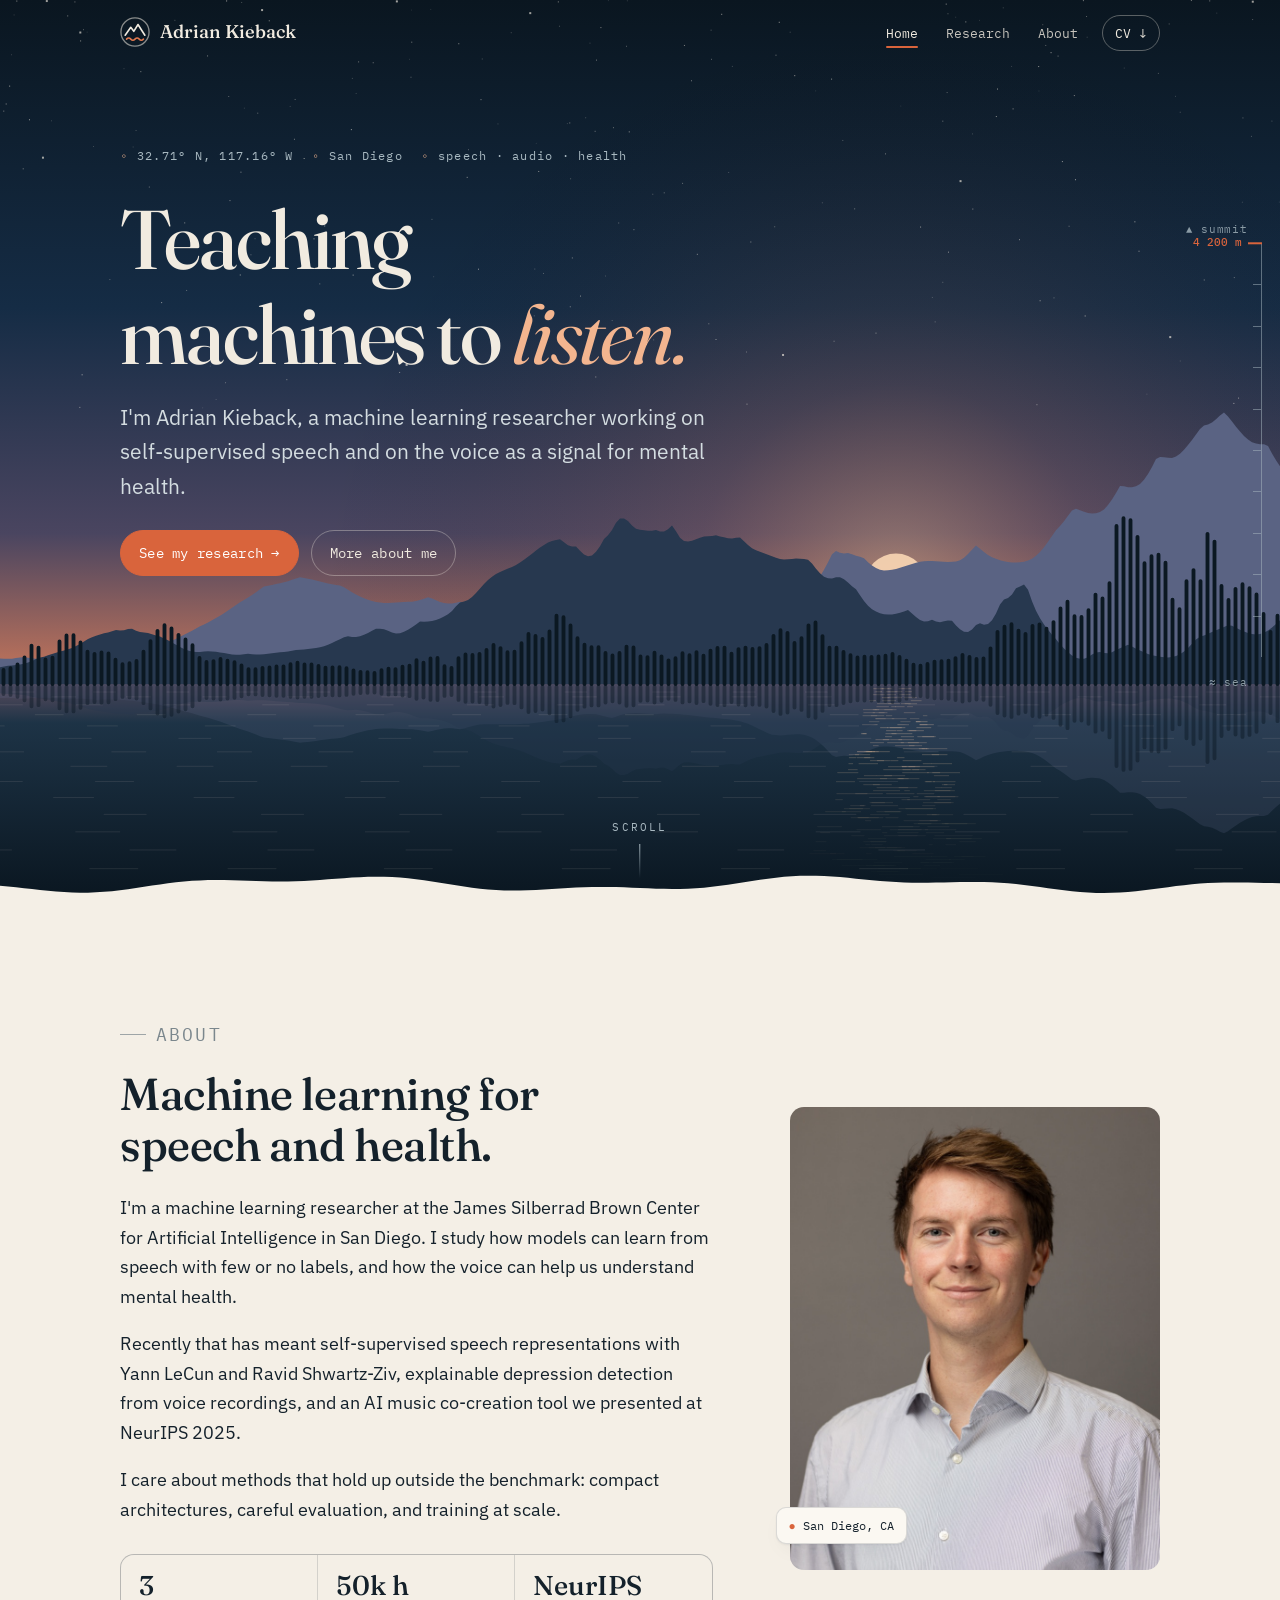
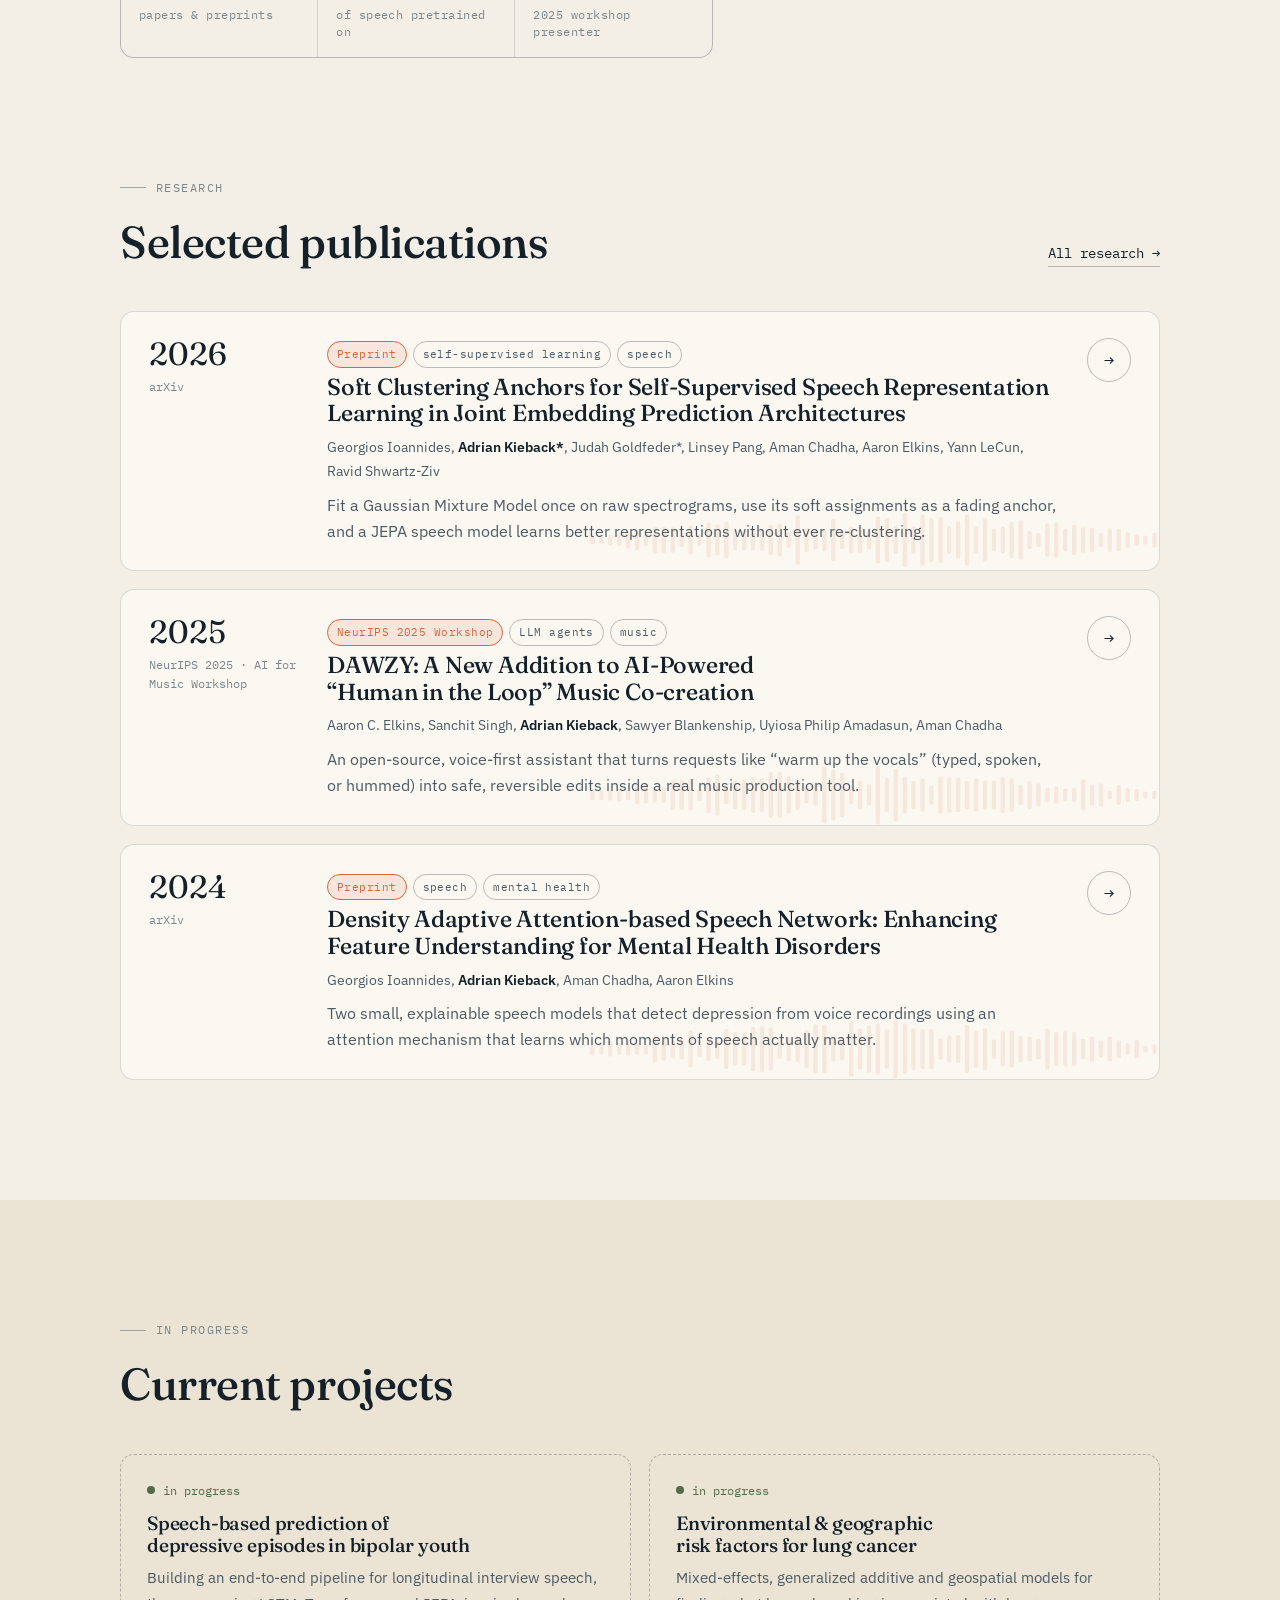
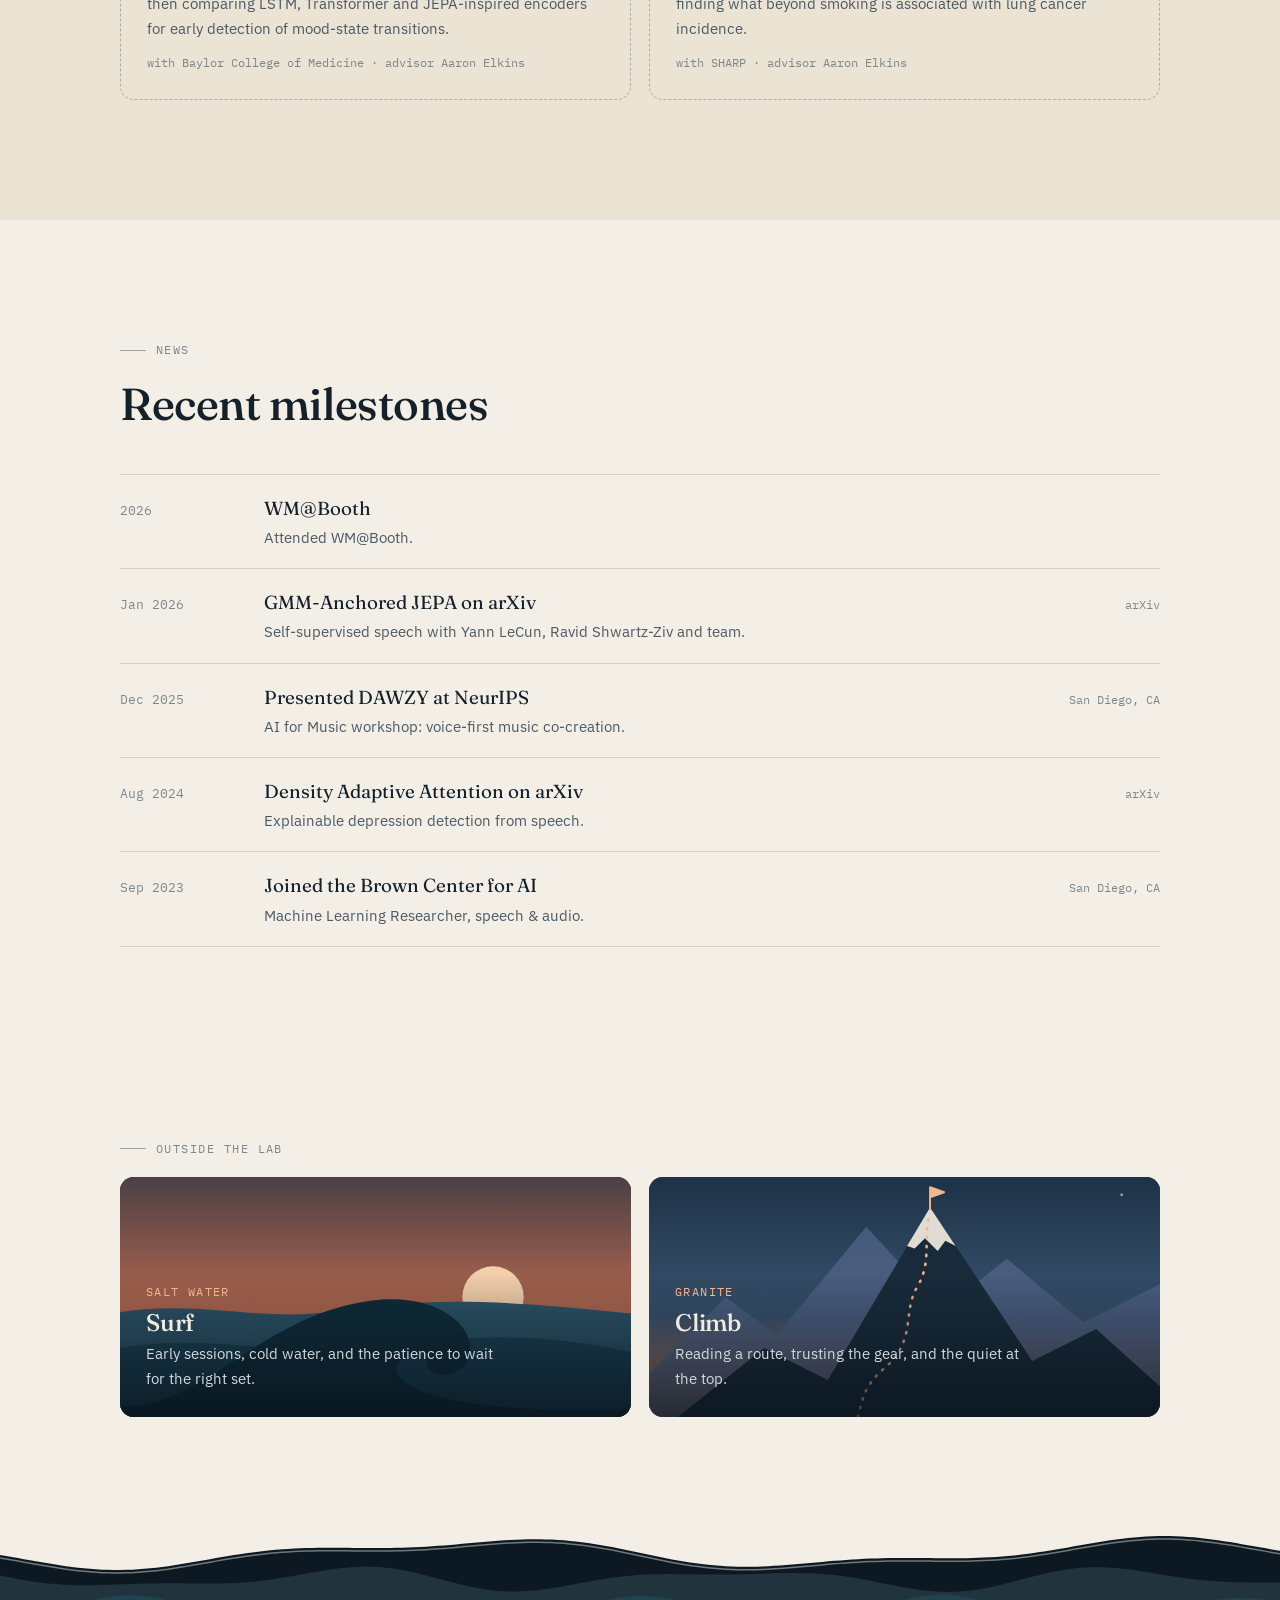
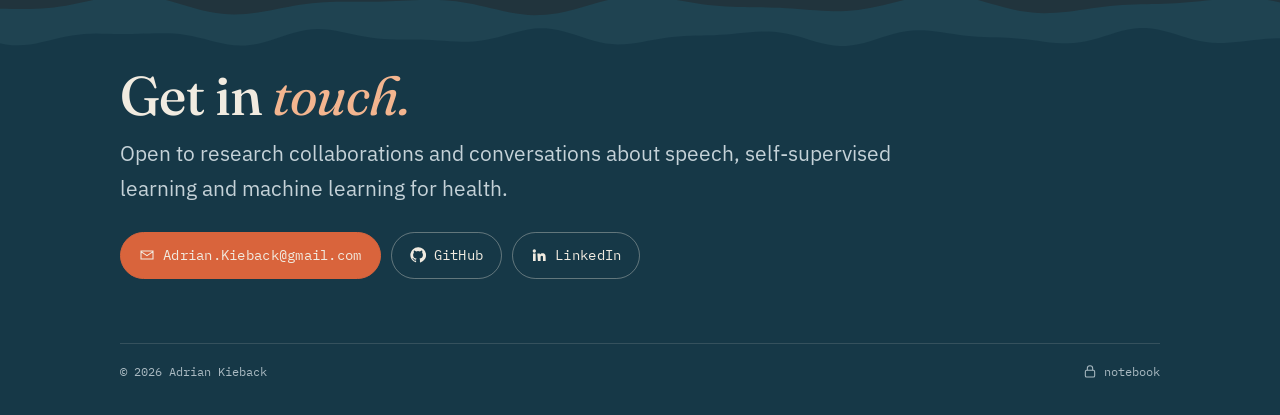
<file: index.html>
<!DOCTYPE html>
<html lang="en">
<head>
  <meta charset="utf-8">
  <meta name="viewport" content="width=device-width, initial-scale=1">
  <title>Adrian Kieback · Speech & ML Researcher</title>
  <meta name="description" content="Adrian Kieback is a machine learning researcher working on self-supervised speech representation learning and voice-based mental health. Papers at NeurIPS 2025 workshops and on arXiv.">
  <meta property="og:title" content="Adrian Kieback · Speech & ML Researcher">
  <meta property="og:description" content="Teaching machines to listen. Self-supervised speech, voice & mental health.">
  <meta property="og:type" content="website">
  <meta property="og:url" content="https://adriankieback.com/">
  <meta property="og:image" content="https://adriankieback.com/images/portrait.jpg">
  <meta name="theme-color" content="#0c1922">
  <link rel="canonical" href="https://adriankieback.com/">
  <link rel="icon" href="icons/mark.svg" type="image/svg+xml">
  <link rel="alternate icon" href="icons/favicon.ico">
  <link rel="preconnect" href="https://fonts.googleapis.com">
  <link rel="preconnect" href="https://fonts.gstatic.com" crossorigin>
  <link rel="stylesheet" href="https://fonts.googleapis.com/css2?family=Fraunces:ital,opsz,wght@0,9..144,400..600;1,9..144,400..600&family=IBM+Plex+Mono:wght@400;500&family=IBM+Plex+Sans:ital,wght@0,400;0,500;0,600;1,400&display=swap">
  <link rel="stylesheet" href="assets/css/site.css">
  <script>document.documentElement.classList.add("js")</script>
  <script defer src="assets/js/site.js"></script>
  <script defer src="data/papers.js"></script>
  <script defer src="data/site.js"></script>
  <script defer src="data/life.js"></script>
  <script defer src="data/voice.js"></script>
  <script defer src="assets/js/hero.js"></script>
  <script defer src="assets/js/home.js"></script>
</head>
<body data-page="home">
<main id="main">

  <section class="hero" aria-label="Introduction">
    <canvas aria-hidden="true"></canvas>
    <div class="wrap">
      <div class="coords"><span>32.71° N, 117.16° W</span><span>San Diego</span><span>speech · audio · health</span></div>
      <h1>Teaching machines to <em>listen.</em></h1>
      <p class="hero-sub">I'm Adrian Kieback, a machine learning researcher working on self-supervised speech and on the voice as a signal for mental health.</p>
      <div class="hero-actions">
        <a class="btn btn-glow" href="research.html">See my research →</a>
        <a class="btn btn-ghost-light" href="about.html">More about me</a>
      </div>
    </div>
    <a class="scroll-cue" href="#about">scroll</a>
  </section>

  <section class="section" id="about">
    <div class="wrap">
      <div class="intro-grid">
        <div class="intro-text reveal">
          <p class="eyebrow">About</p>
          <h2>Machine learning for speech and health.</h2>
          <p>I'm a machine learning researcher at the James Silberrad Brown Center for Artificial Intelligence in San Diego. I study how models can learn from speech with few or no labels, and how the voice can help us understand mental health.</p>
          <p>Recently that has meant self-supervised speech representations with Yann LeCun and Ravid Shwartz-Ziv, explainable depression detection from voice recordings, and an AI music co-creation tool we presented at NeurIPS 2025.</p>
          <p>I care about methods that hold up outside the benchmark: compact architectures, careful evaluation, and training at scale.</p>
          <div class="facts">
            <div><b>3</b><span>papers &amp; preprints</span></div>
            <div><b>50k h</b><span>of speech pretrained on</span></div>
            <div><b>NeurIPS</b><span>2025 workshop presenter</span></div>
          </div>
        </div>
        <figure class="portrait reveal" style="margin:0">
          <img src="images/portrait.jpg" alt="Portrait of Adrian Kieback" width="800" height="1200" loading="lazy">
          <span class="tag"><b>●</b> San Diego, CA</span>
        </figure>
      </div>
    </div>
  </section>

  <section class="section" id="research">
    <div class="wrap">
      <div class="section-head reveal">
        <div>
          <p class="eyebrow">Research</p>
          <h2>Selected publications</h2>
        </div>
        <a class="arrow-link" href="research.html">All research <span>→</span></a>
      </div>
      <div class="paper-list" id="paper-list"></div>
    </div>
  </section>

  <section class="section section-alt" id="now">
    <div class="wrap">
      <div class="section-head reveal">
        <div>
          <p class="eyebrow">In progress</p>
          <h2>Current projects</h2>
        </div>
      </div>
      <div class="now-grid" id="now-grid"></div>
    </div>
  </section>

  <section class="section" id="log">
    <div class="wrap">
      <div class="section-head reveal">
        <div>
          <p class="eyebrow">News</p>
          <h2>Recent milestones</h2>
        </div>
      </div>
      <ol class="log reveal" id="log-list"></ol>
    </div>
  </section>

  <section class="section" id="outside">
    <div class="wrap">
      <p class="eyebrow reveal">Outside the lab</p>
      <div class="life-teaser life-teaser-sm">
        <a class="chapter reveal" href="life.html#ocean" data-scene="ocean">
          <span class="k">Salt water</span><h3>Surf</h3><p>Early sessions, cold water, and the patience to wait for the right set.</p>
        </a>
        <a class="chapter reveal" href="life.html#mountains" data-scene="mountains">
          <span class="k">Granite</span><h3>Climb</h3><p>Reading a route, trusting the gear, and the quiet at the top.</p>
        </a>
      </div>
    </div>
  </section>


</main>
</body>
</html>
</file>
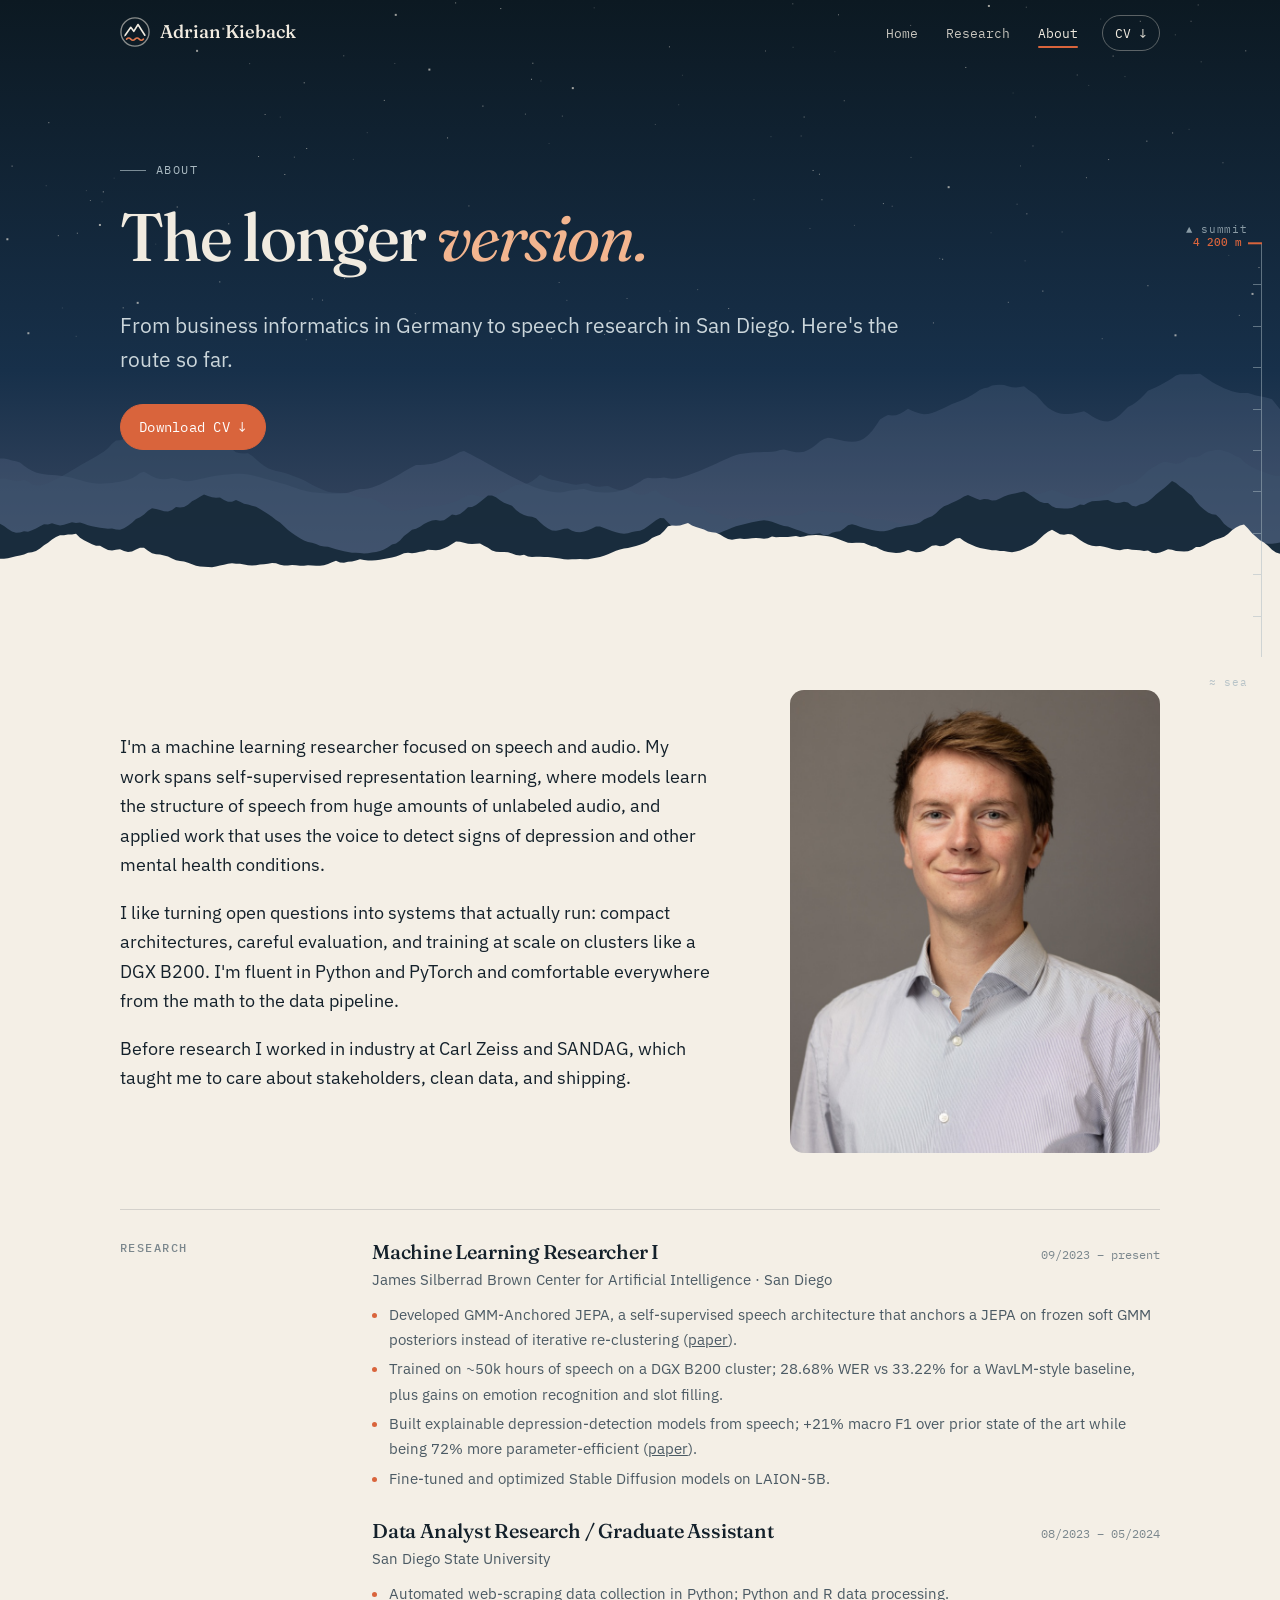
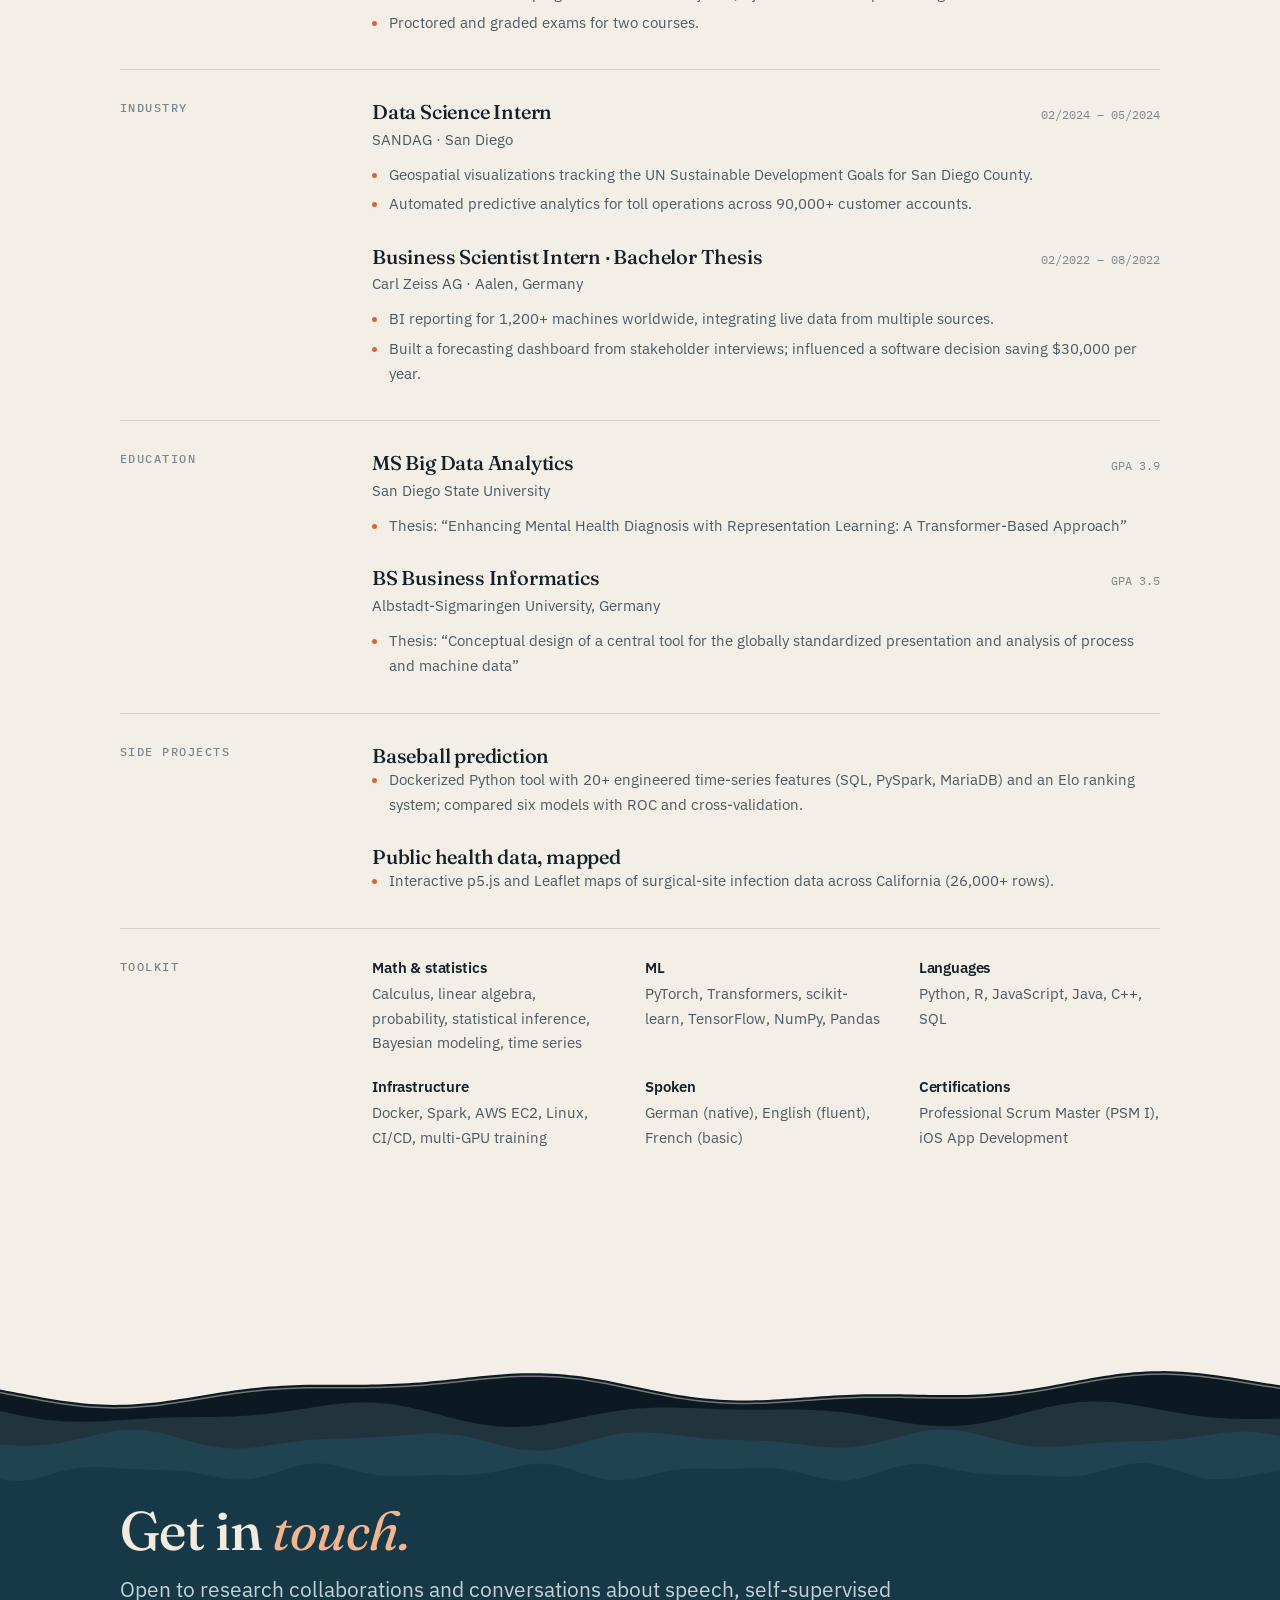
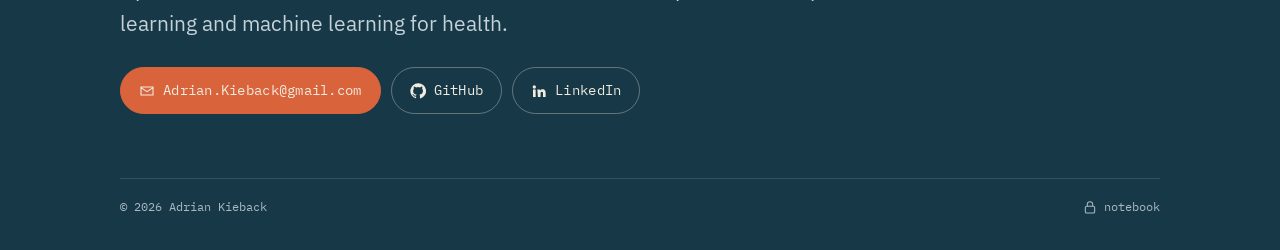
<file: about.html>
<!DOCTYPE html>
<html lang="en">
<head>
  <meta charset="utf-8">
  <meta name="viewport" content="width=device-width, initial-scale=1">
  <title>About · Adrian Kieback</title>
  <meta name="description" content="Experience, education and skills of Adrian Kieback, machine learning researcher in speech and audio.">
  <meta name="theme-color" content="#0c1922">
  <link rel="icon" href="icons/mark.svg" type="image/svg+xml">
  <link rel="alternate icon" href="icons/favicon.ico">
  <link rel="preconnect" href="https://fonts.googleapis.com">
  <link rel="preconnect" href="https://fonts.gstatic.com" crossorigin>
  <link rel="stylesheet" href="https://fonts.googleapis.com/css2?family=Fraunces:ital,opsz,wght@0,9..144,400..600;1,9..144,400..600&family=IBM+Plex+Mono:wght@400;500&family=IBM+Plex+Sans:ital,wght@0,400;0,500;0,600;1,400&display=swap">
  <link rel="stylesheet" href="assets/css/site.css">
  <script>document.documentElement.classList.add("js")</script>
  <script defer src="assets/js/site.js"></script>
</head>
<body data-page="about">
<main id="main">
  <header class="page-head">
    <canvas aria-hidden="true"></canvas>
    <div class="wrap">
      <p class="eyebrow">About</p>
      <h1>The longer <em>version.</em></h1>
      <p class="lede">From business informatics in Germany to speech research in San Diego. Here's the route so far.</p>
      <div class="hero-actions" style="margin-top:26px">
        <a class="btn btn-glow" href="files/Adrian_Kieback_CV.pdf" target="_blank" rel="noopener">Download CV ↓</a>
      </div>
    </div>
  </header>

  <section class="section">
    <div class="wrap">

      <div class="intro-grid reveal" style="margin-bottom:56px">
        <div class="intro-text">
          <p>I'm a machine learning researcher focused on speech and audio. My work spans self-supervised representation learning, where models learn the structure of speech from huge amounts of unlabeled audio, and applied work that uses the voice to detect signs of depression and other mental health conditions.</p>
          <p>I like turning open questions into systems that actually run: compact architectures, careful evaluation, and training at scale on clusters like a DGX B200. I'm fluent in Python and PyTorch and comfortable everywhere from the math to the data pipeline.</p>
          <p>Before research I worked in industry at Carl Zeiss and SANDAG, which taught me to care about stakeholders, clean data, and shipping.</p>
        </div>
        <figure class="portrait" style="margin:0">
          <img src="images/portrait.jpg" alt="Portrait of Adrian Kieback" width="800" height="1200" loading="lazy">
        </figure>
      </div>

      <div class="cv-block reveal">
        <h3>Research</h3>
        <div>
          <div class="role">
            <div class="role-head"><h4>Machine Learning Researcher I</h4><span class="dates">09/2023 – present</span></div>
            <p class="org">James Silberrad Brown Center for Artificial Intelligence · San Diego</p>
            <ul>
              <li>Developed GMM-Anchored JEPA, a self-supervised speech architecture that anchors a JEPA on frozen soft GMM posteriors instead of iterative re-clustering (<a href="paper.html?id=gmm-anchored-jepa">paper</a>).</li>
              <li>Trained on ~50k hours of speech on a DGX B200 cluster; 28.68% WER vs 33.22% for a WavLM-style baseline, plus gains on emotion recognition and slot filling.</li>
              <li>Built explainable depression-detection models from speech; +21% macro F1 over prior state of the art while being 72% more parameter-efficient (<a href="paper.html?id=density-adaptive-attention">paper</a>).</li>
              <li>Fine-tuned and optimized Stable Diffusion models on LAION-5B.</li>
            </ul>
          </div>
          <div class="role">
            <div class="role-head"><h4>Data Analyst Research / Graduate Assistant</h4><span class="dates">08/2023 – 05/2024</span></div>
            <p class="org">San Diego State University</p>
            <ul>
              <li>Automated web-scraping data collection in Python; Python and R data processing.</li>
              <li>Proctored and graded exams for two courses.</li>
            </ul>
          </div>
        </div>
      </div>

      <div class="cv-block reveal">
        <h3>Industry</h3>
        <div>
          <div class="role">
            <div class="role-head"><h4>Data Science Intern</h4><span class="dates">02/2024 – 05/2024</span></div>
            <p class="org">SANDAG · San Diego</p>
            <ul>
              <li>Geospatial visualizations tracking the UN Sustainable Development Goals for San Diego County.</li>
              <li>Automated predictive analytics for toll operations across 90,000+ customer accounts.</li>
            </ul>
          </div>
          <div class="role">
            <div class="role-head"><h4>Business Scientist Intern · Bachelor Thesis</h4><span class="dates">02/2022 – 08/2022</span></div>
            <p class="org">Carl Zeiss AG · Aalen, Germany</p>
            <ul>
              <li>BI reporting for 1,200+ machines worldwide, integrating live data from multiple sources.</li>
              <li>Built a forecasting dashboard from stakeholder interviews; influenced a software decision saving $30,000 per year.</li>
            </ul>
          </div>
        </div>
      </div>

      <div class="cv-block reveal">
        <h3>Education</h3>
        <div>
          <div class="role">
            <div class="role-head"><h4>MS Big Data Analytics</h4><span class="dates">GPA 3.9</span></div>
            <p class="org">San Diego State University</p>
            <ul><li>Thesis: “Enhancing Mental Health Diagnosis with Representation Learning: A Transformer-Based Approach”</li></ul>
          </div>
          <div class="role">
            <div class="role-head"><h4>BS Business Informatics</h4><span class="dates">GPA 3.5</span></div>
            <p class="org">Albstadt-Sigmaringen University, Germany</p>
            <ul><li>Thesis: “Conceptual design of a central tool for the globally standardized presentation and analysis of process and machine data”</li></ul>
          </div>
        </div>
      </div>

      <div class="cv-block reveal">
        <h3>Side projects</h3>
        <div>
          <div class="role">
            <div class="role-head"><h4>Baseball prediction</h4></div>
            <ul>
              <li>Dockerized Python tool with 20+ engineered time-series features (SQL, PySpark, MariaDB) and an Elo ranking system; compared six models with ROC and cross-validation.</li>
            </ul>
          </div>
          <div class="role">
            <div class="role-head"><h4>Public health data, mapped</h4></div>
            <ul>
              <li>Interactive p5.js and Leaflet maps of surgical-site infection data across California (26,000+ rows).</li>
            </ul>
          </div>
        </div>
      </div>

      <div class="cv-block reveal">
        <h3>Toolkit</h3>
        <div class="skills">
          <div><h4>Math &amp; statistics</h4><p>Calculus, linear algebra, probability, statistical inference, Bayesian modeling, time series</p></div>
          <div><h4>ML</h4><p>PyTorch, Transformers, scikit-learn, TensorFlow, NumPy, Pandas</p></div>
          <div><h4>Languages</h4><p>Python, R, JavaScript, Java, C++, SQL</p></div>
          <div><h4>Infrastructure</h4><p>Docker, Spark, AWS EC2, Linux, CI/CD, multi-GPU training</p></div>
          <div><h4>Spoken</h4><p>German (native), English (fluent), French (basic)</p></div>
          <div><h4>Certifications</h4><p>Professional Scrum Master (PSM I), iOS App Development</p></div>
        </div>
      </div>

    </div>
  </section>
</main>
</body>
</html>
</file>
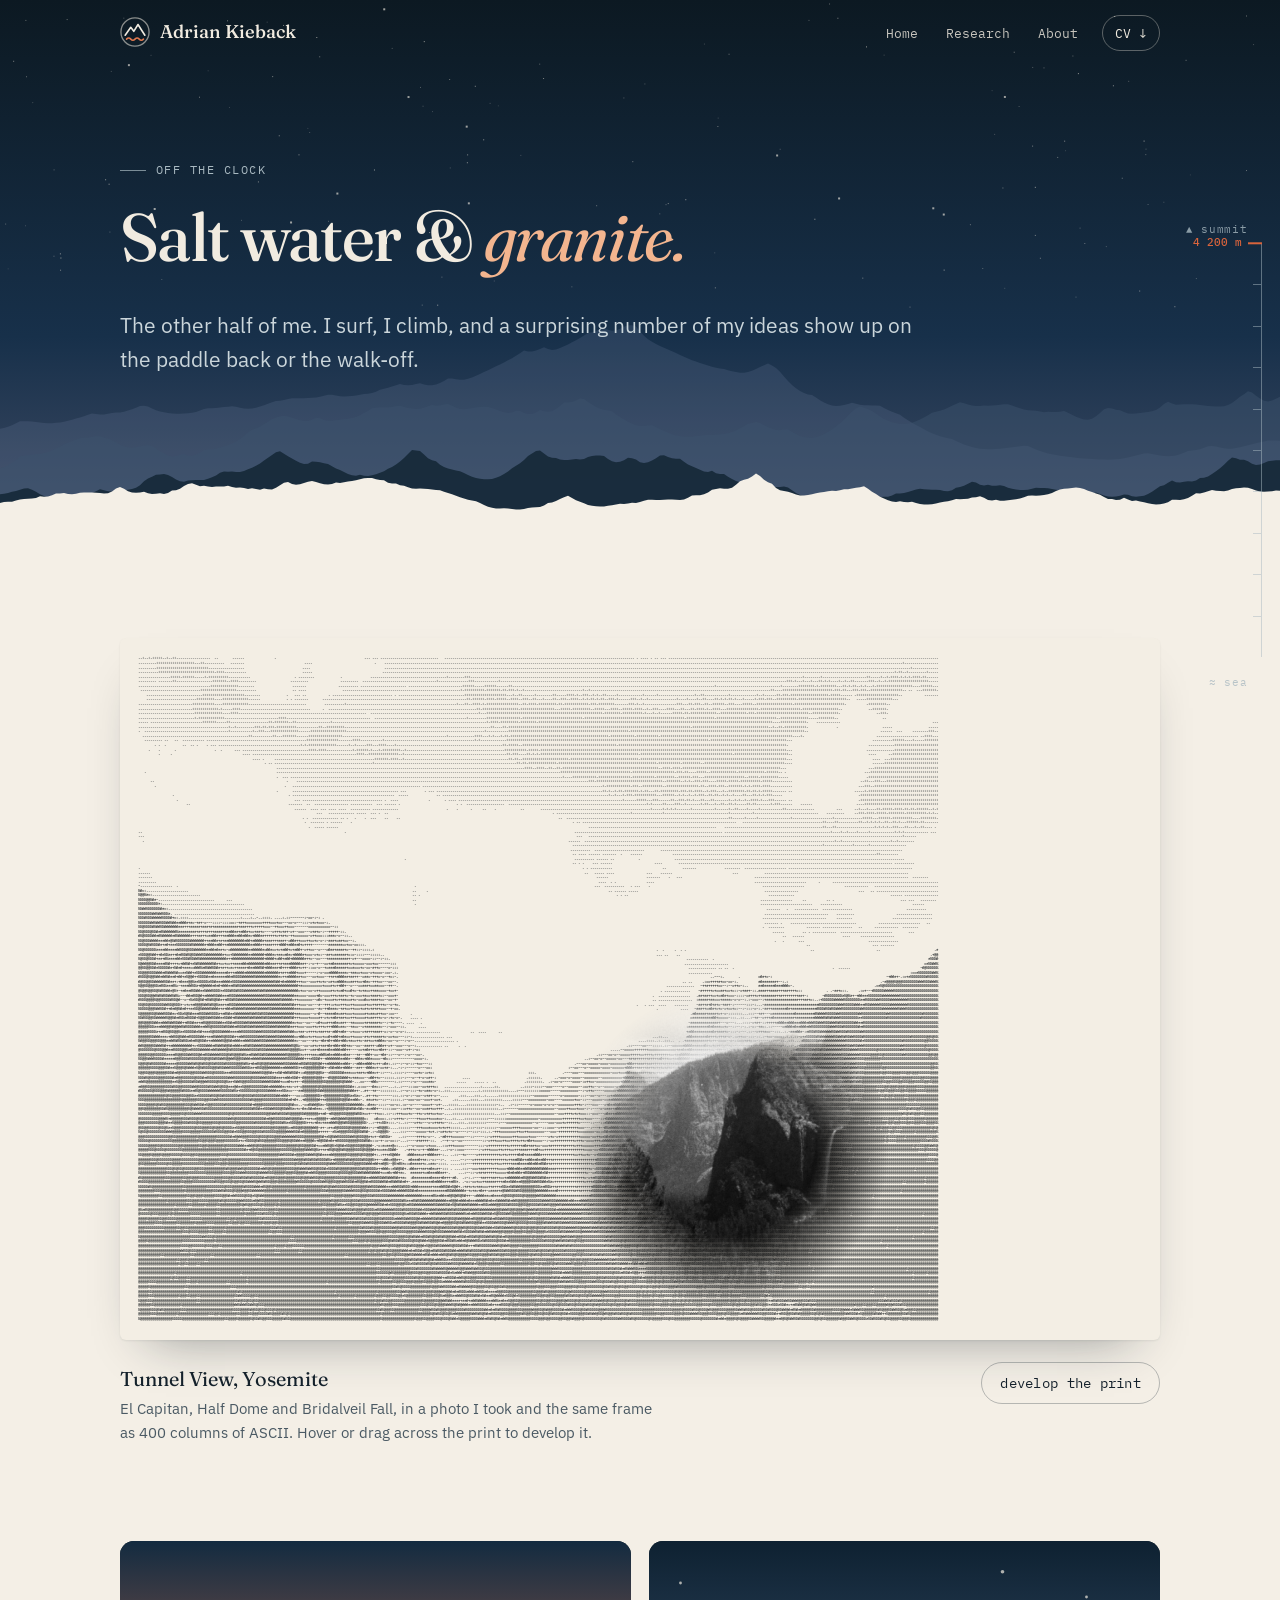
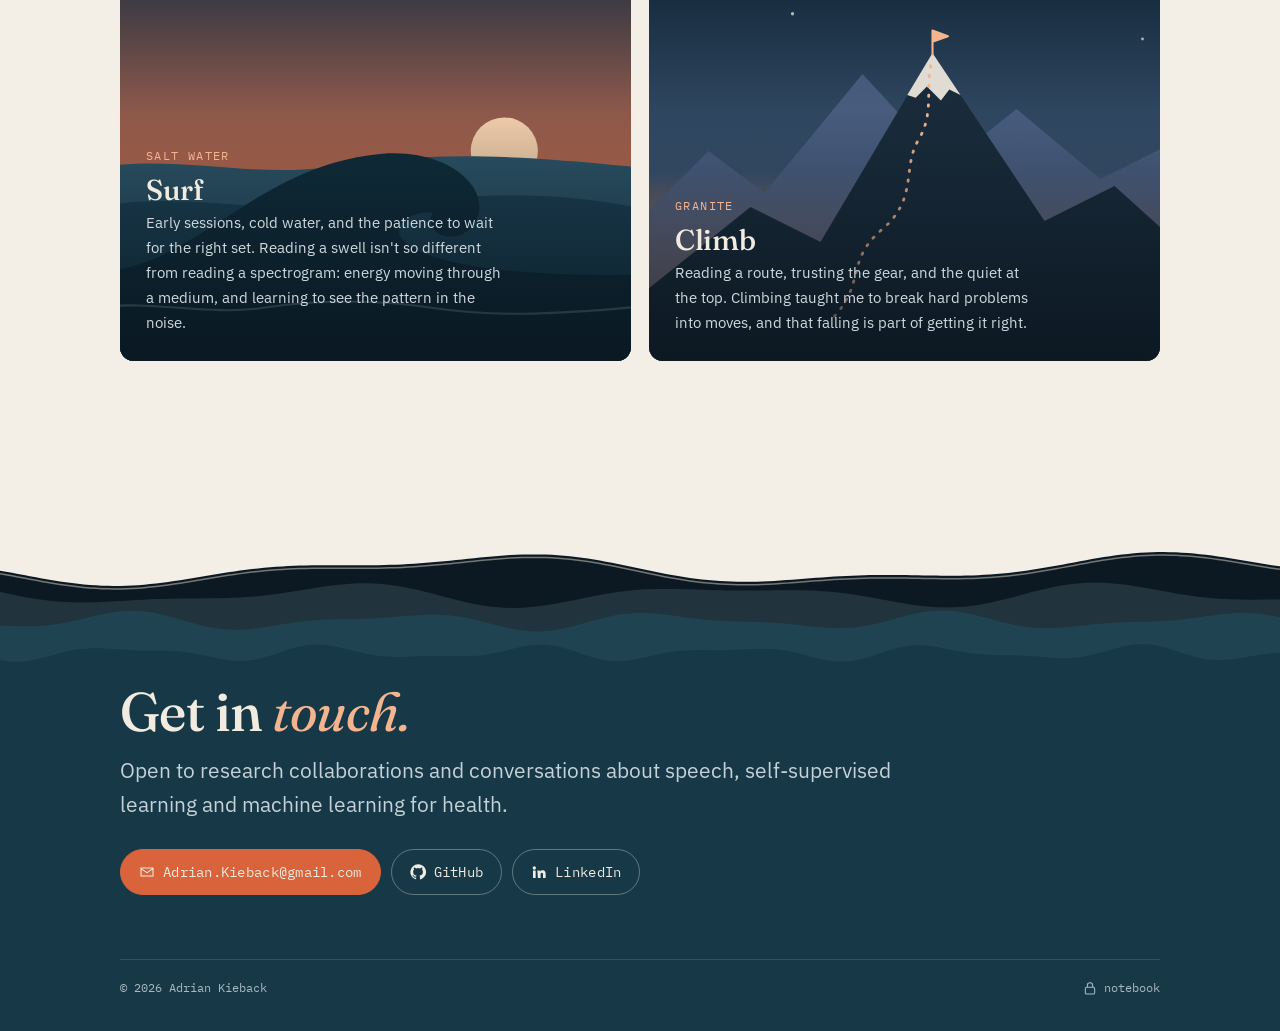
<file: life.html>
<!DOCTYPE html>
<html lang="en">
<head>
  <meta charset="utf-8">
  <meta name="viewport" content="width=device-width, initial-scale=1">
  <title>Life · Adrian Kieback</title>
  <meta name="description" content="Off the clock: surfing, climbing, and life between the ocean and the mountains.">
  <meta name="robots" content="noindex">
  <meta name="theme-color" content="#0c1922">
  <link rel="icon" href="icons/mark.svg" type="image/svg+xml">
  <link rel="alternate icon" href="icons/favicon.ico">
  <link rel="preconnect" href="https://fonts.googleapis.com">
  <link rel="preconnect" href="https://fonts.gstatic.com" crossorigin>
  <link rel="stylesheet" href="https://fonts.googleapis.com/css2?family=Fraunces:ital,opsz,wght@0,9..144,400..600;1,9..144,400..600&family=IBM+Plex+Mono:wght@400;500&family=IBM+Plex+Sans:ital,wght@0,400;0,500;0,600;1,400&display=swap">
  <link rel="stylesheet" href="assets/css/site.css">
  <script>document.documentElement.classList.add("js")</script>
  <script defer src="assets/js/site.js"></script>
  <script defer src="data/life.js"></script>
  <script defer src="assets/js/life.js"></script>
  <script defer src="assets/js/darkroom.js"></script>
</head>
<body data-page="life">
<main id="main">
  <header class="page-head">
    <canvas aria-hidden="true"></canvas>
    <div class="wrap">
      <p class="eyebrow">Off the clock</p>
      <h1>Salt water &amp; <em>granite.</em></h1>
      <p class="lede">The other half of me. I surf, I climb, and a surprising number of my ideas show up on the paddle back or the walk-off.</p>
    </div>
  </header>

  <section class="section">
    <div class="wrap">
      <figure class="darkroom reveal" data-ascii="data/yosemite.txt" data-cols="400" style="margin-bottom:clamp(56px,8vw,96px)">
        <div class="dr-print">
          <div class="dr-stage">
            <img class="dr-photo" src="images/yosemite.jpg" alt="Black-and-white photo of Yosemite Valley from Tunnel View: El Capitan on the left, Half Dome in the distance, Bridalveil Fall on the right" width="1800" height="1193" loading="lazy">
          </div>
        </div>
        <figcaption>
          <div>
            <p class="dr-title">Tunnel View, Yosemite</p>
            <p class="dr-sub">El Capitan, Half Dome and Bridalveil Fall, in a photo I took and the same frame as 400 columns of ASCII. Hover or drag across the print to develop it.</p>
          </div>
          <button class="btn dr-toggle" type="button" aria-pressed="false">develop the print</button>
        </figcaption>
      </figure>
      <div class="life-teaser">
        <article class="chapter reveal" id="ocean" data-scene="ocean" style="min-height:420px">
          <span class="k">Salt water</span>
          <h3>Surf</h3>
          <p>Early sessions, cold water, and the patience to wait for the right set. Reading a swell isn't so different from reading a spectrogram: energy moving through a medium, and learning to see the pattern in the noise.</p>
        </article>
        <article class="chapter reveal" id="mountains" data-scene="mountains" style="min-height:420px">
          <span class="k">Granite</span>
          <h3>Climb</h3>
          <p>Reading a route, trusting the gear, and the quiet at the top. Climbing taught me to break hard problems into moves, and that falling is part of getting it right.</p>
        </article>
      </div>
    </div>
  </section>

  <section class="section" id="moments-section" hidden>
    <div class="wrap">
      <div class="section-head reveal">
        <div>
          <p class="eyebrow">Moments</p>
          <h2>From the water &amp; the wall</h2>
        </div>
        <div class="filters" id="moment-filters" role="group" aria-label="Filter moments"></div>
      </div>
      <div class="gallery" id="moments"></div>
    </div>
  </section>
</main>
</body>
</html>
</file>
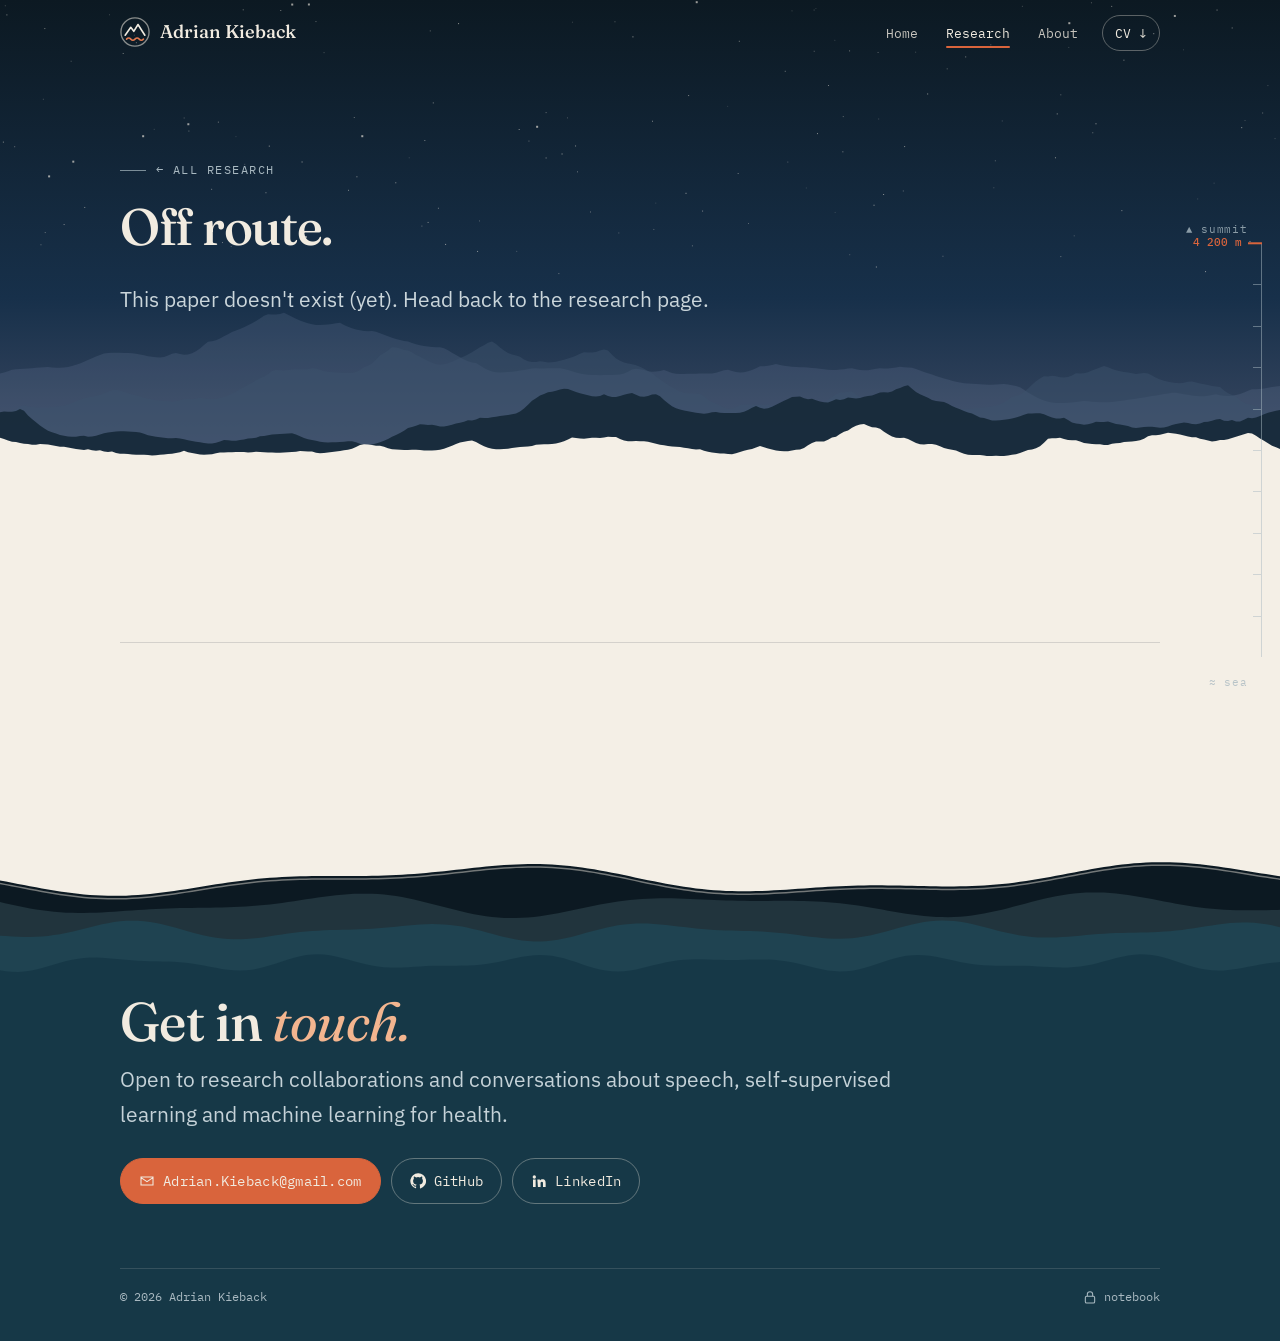
<file: paper.html>
<!DOCTYPE html>
<html lang="en">
<head>
  <meta charset="utf-8">
  <meta name="viewport" content="width=device-width, initial-scale=1">
  <title>Paper · Adrian Kieback</title>
  <meta name="description" content="Research paper by Adrian Kieback, explained.">
  <meta name="theme-color" content="#0c1922">
  <link rel="icon" href="icons/mark.svg" type="image/svg+xml">
  <link rel="alternate icon" href="icons/favicon.ico">
  <link rel="preconnect" href="https://fonts.googleapis.com">
  <link rel="preconnect" href="https://fonts.gstatic.com" crossorigin>
  <link rel="stylesheet" href="https://fonts.googleapis.com/css2?family=Fraunces:ital,opsz,wght@0,9..144,400..600;1,9..144,400..600&family=IBM+Plex+Mono:wght@400;500&family=IBM+Plex+Sans:ital,wght@0,400;0,500;0,600;1,400&display=swap">
  <link rel="stylesheet" href="assets/css/site.css">
  <script>document.documentElement.classList.add("js")</script>
  <script defer src="assets/js/site.js"></script>
  <script defer src="data/papers.js"></script>
  <script defer src="assets/js/paper.js"></script>
</head>
<body data-page="paper">
<main id="main">
  <header class="page-head paper-head">
    <canvas aria-hidden="true"></canvas>
    <div class="wrap" id="paper-head">
      <p class="eyebrow"><a href="research.html" style="text-decoration:none">← All research</a></p>
      <h1>Loading…</h1>
    </div>
  </header>

  <section class="section">
    <div class="wrap">
      <div class="paper-body" id="paper-body"></div>
      <nav class="pager" id="pager" aria-label="More papers"></nav>
    </div>
  </section>
</main>
</body>
</html>
</file>
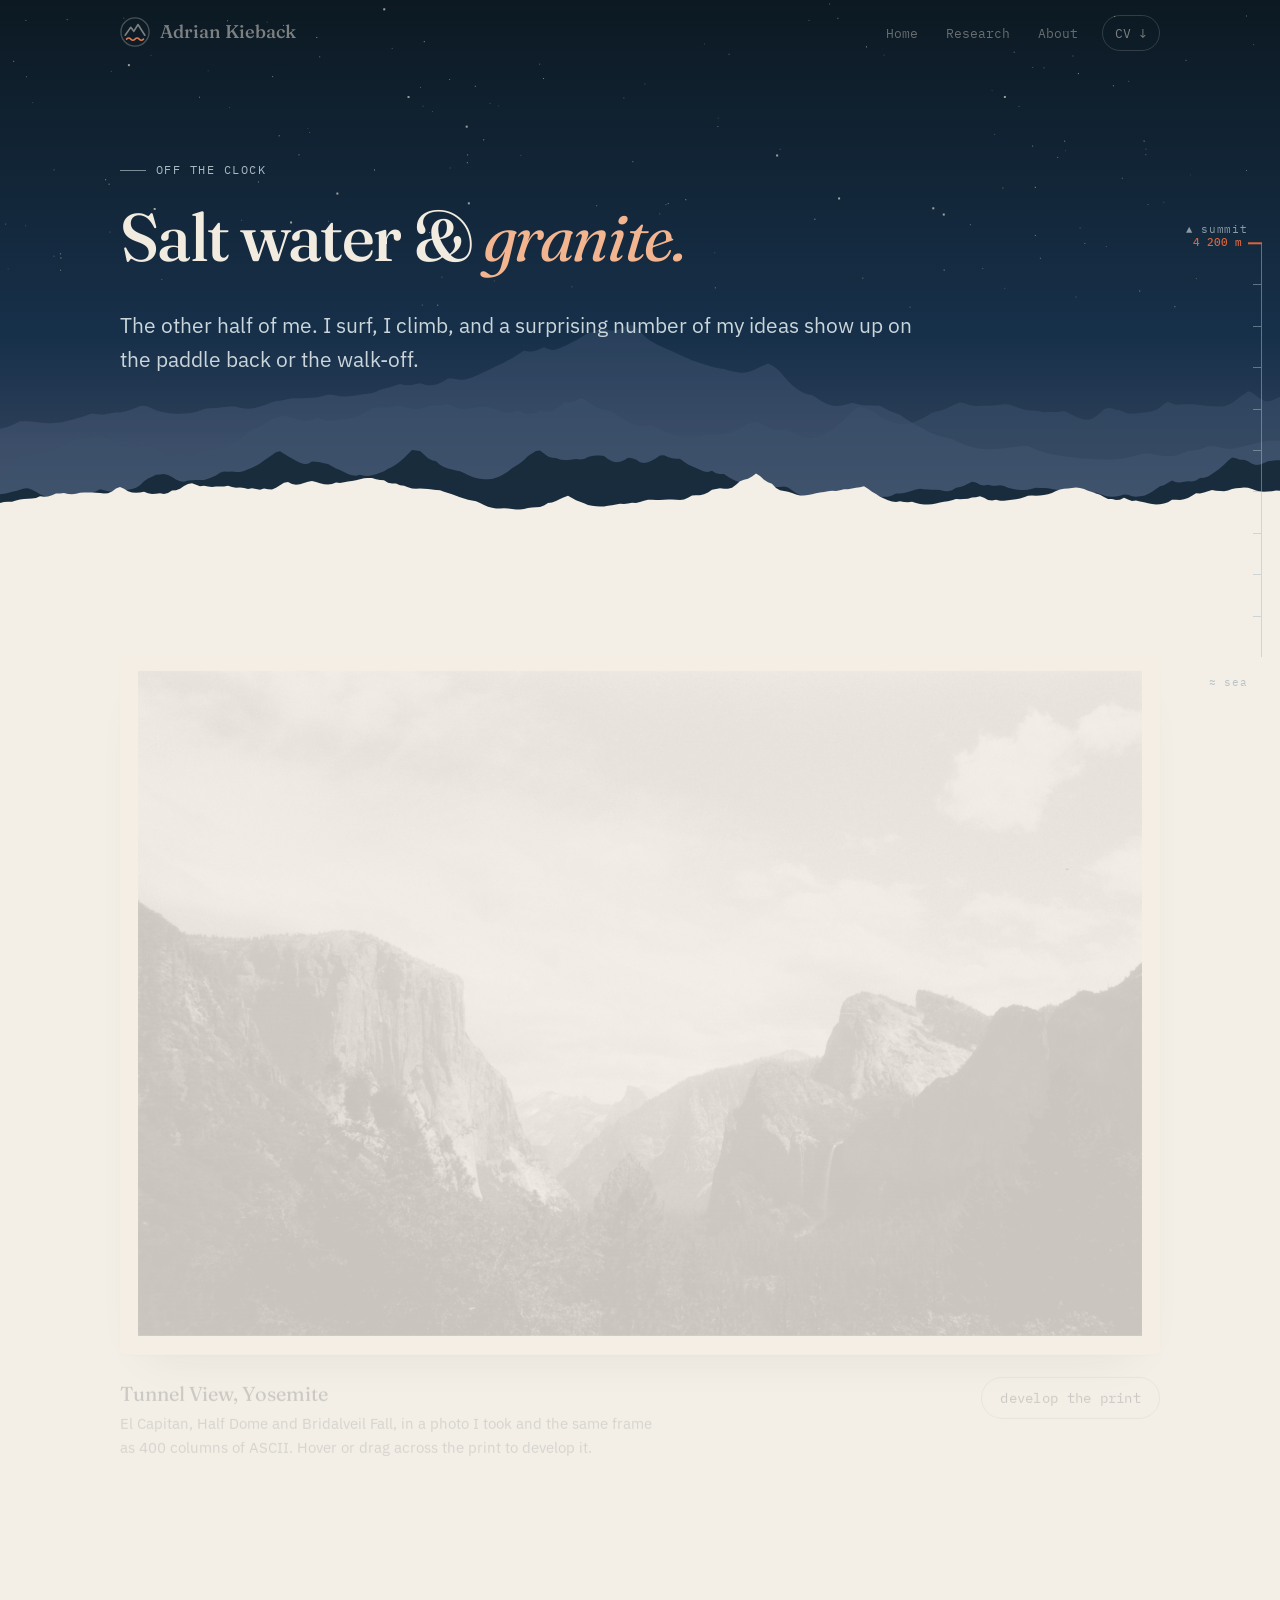
<file: Personal.html>
<!DOCTYPE html>
<html lang="en">
<head>
  <meta charset="utf-8">
  <title>Adrian Kieback · Life</title>
  <meta http-equiv="refresh" content="0; url=life.html">
  <link rel="canonical" href="https://adriankieback.com/life.html">
</head>
<body>
  <p>Moved to <a href="life.html">life.html</a>.</p>
</body>
</html>
</file>
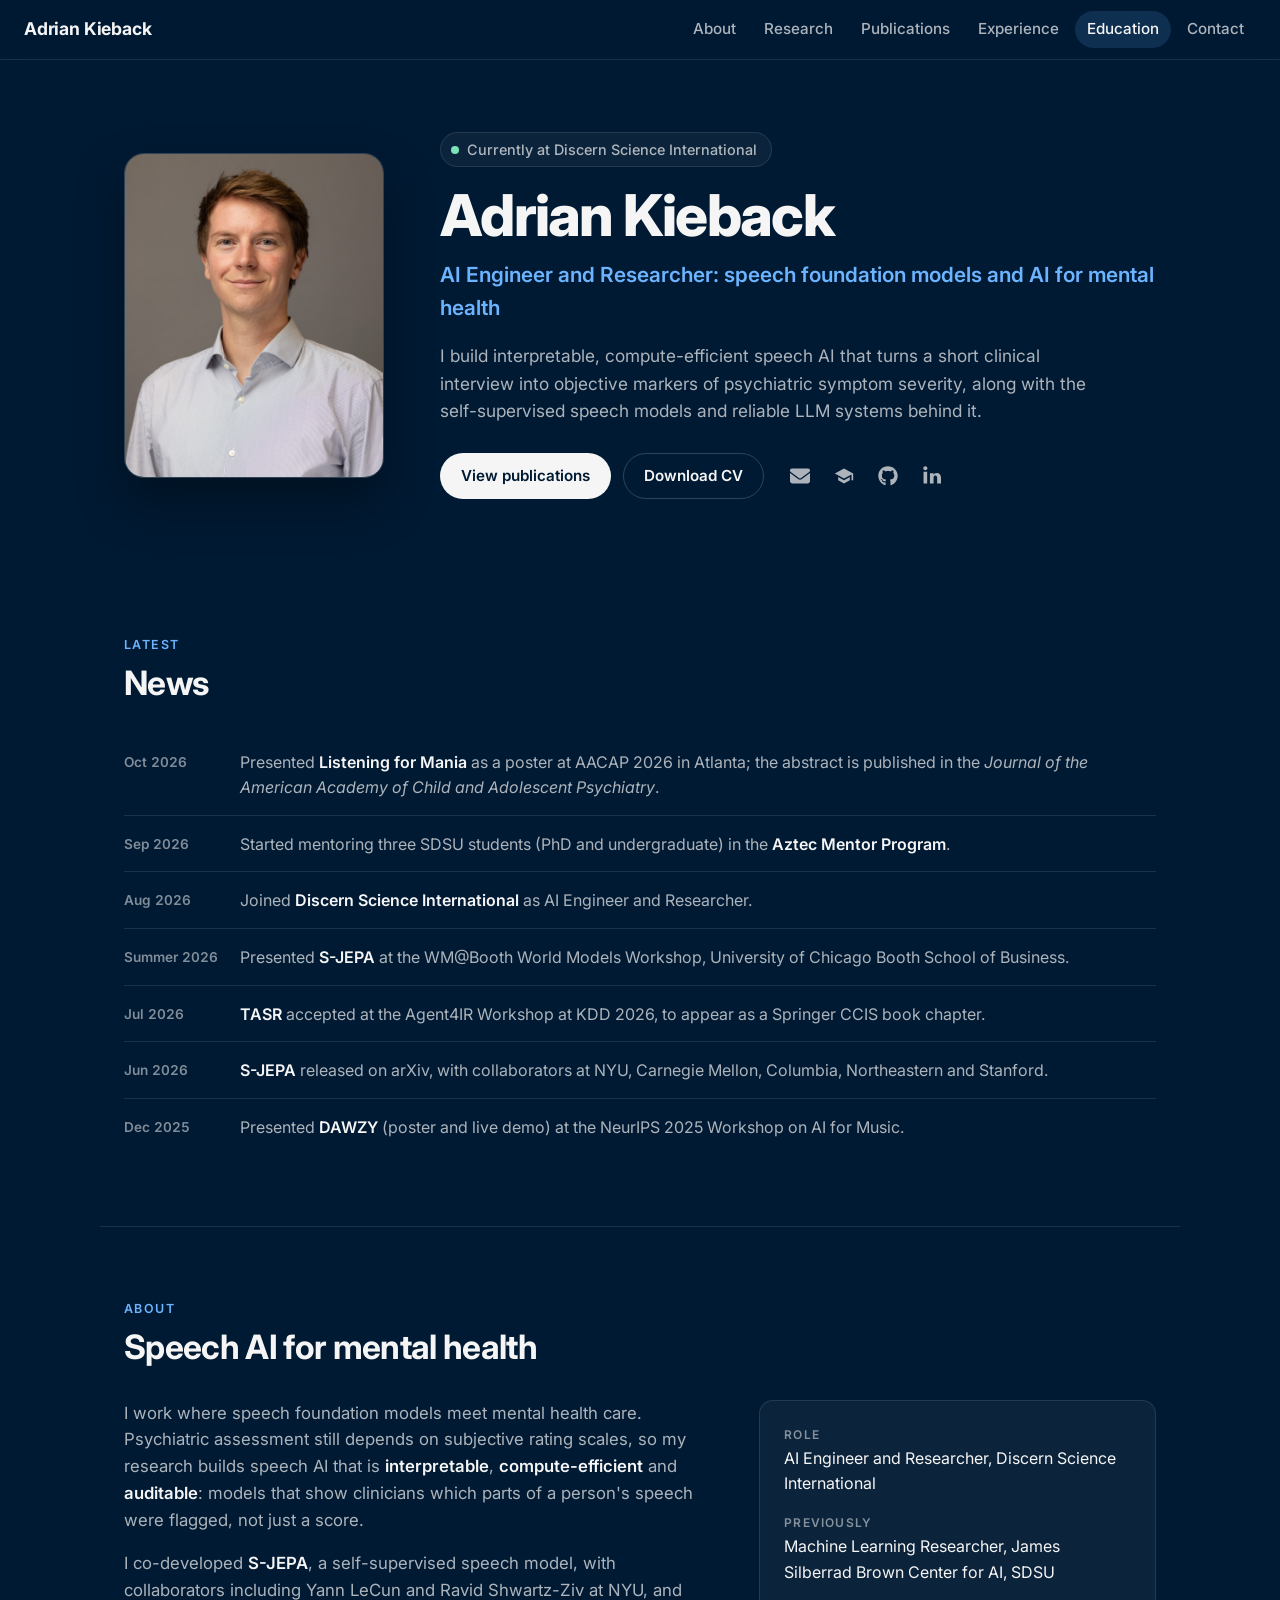
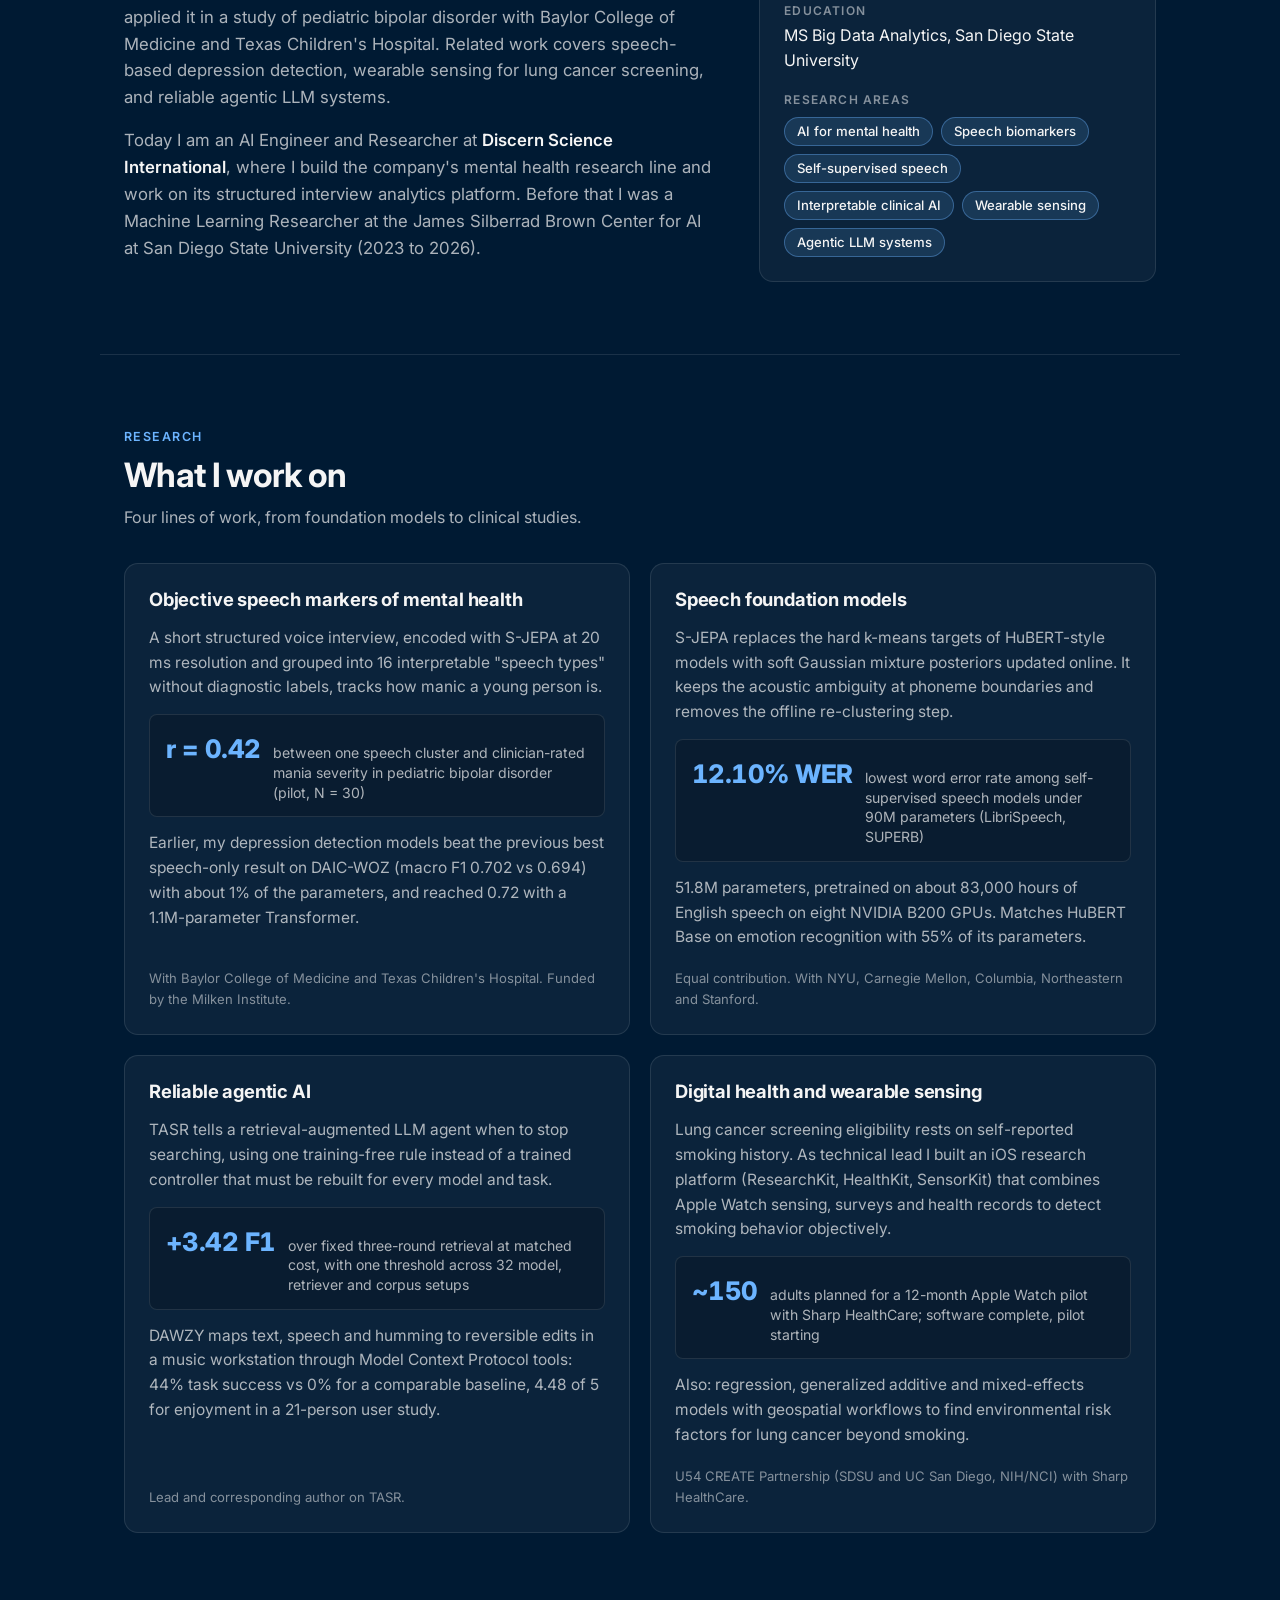
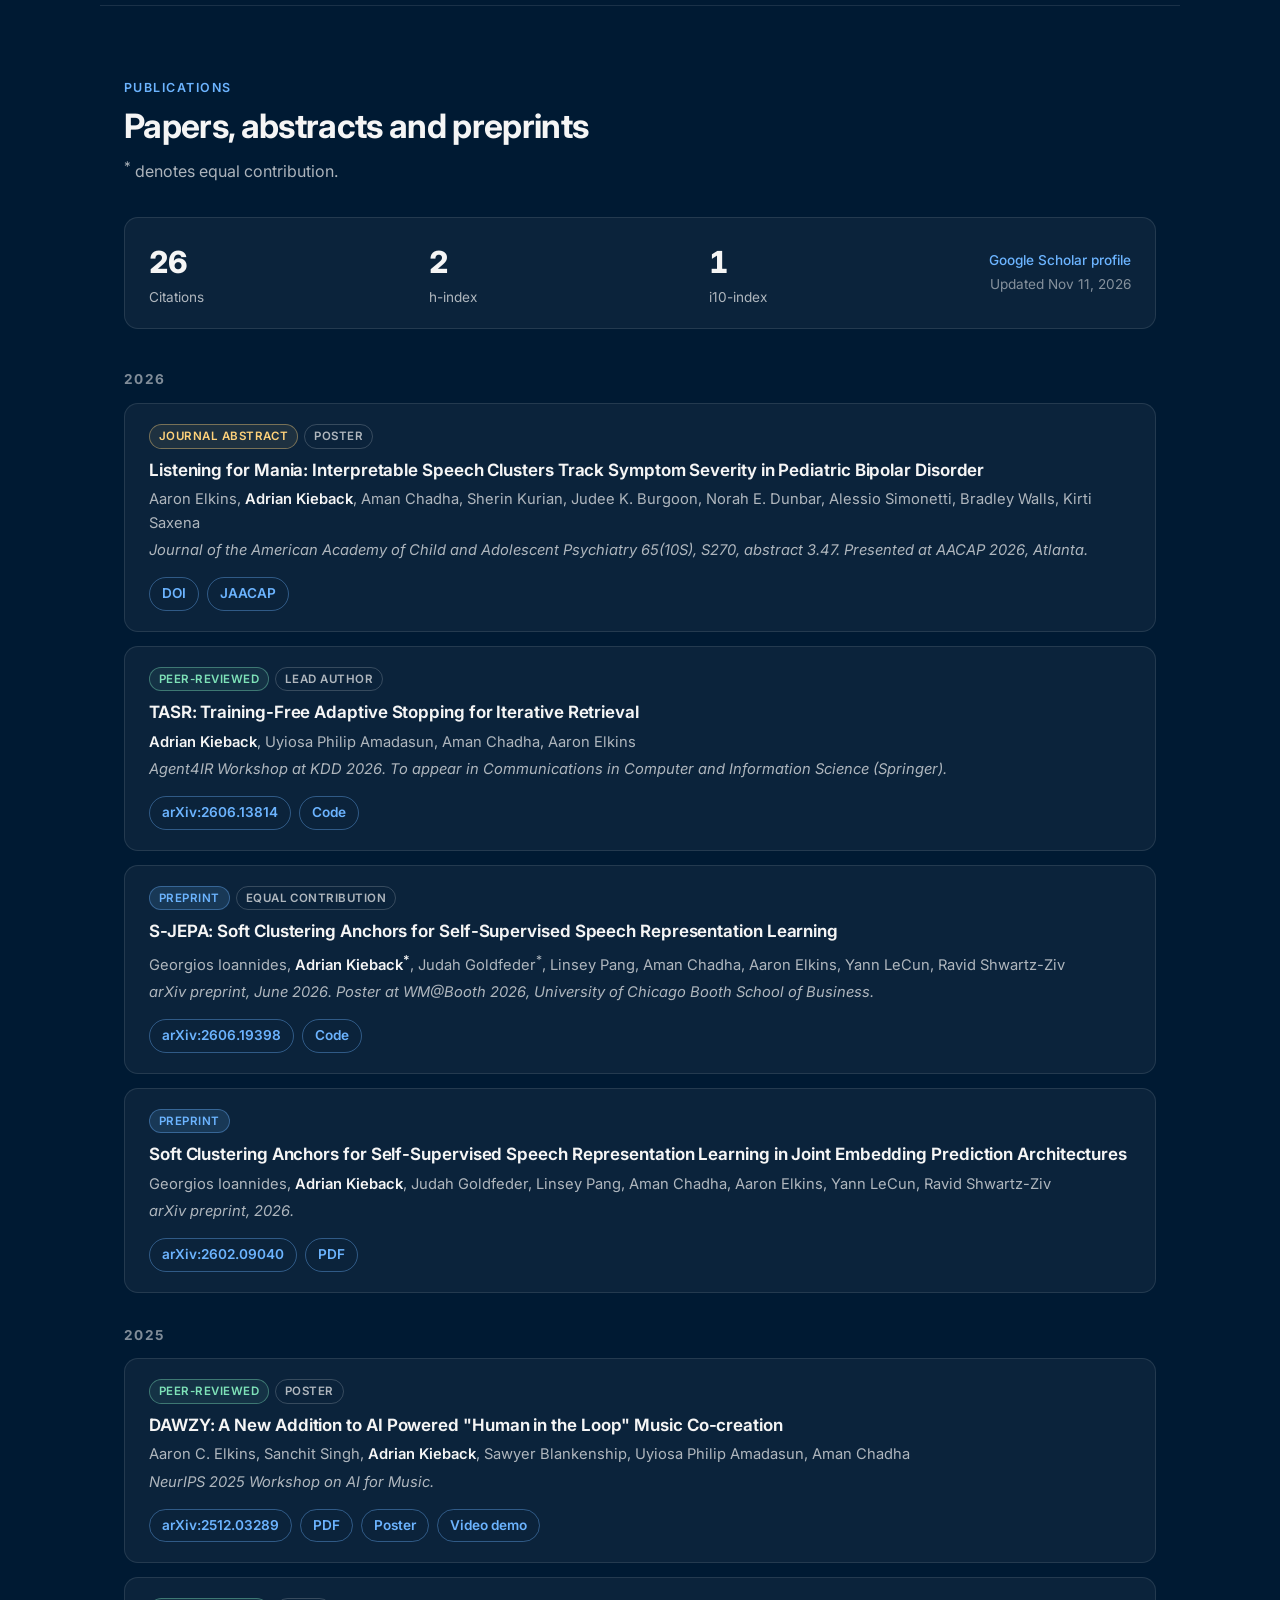
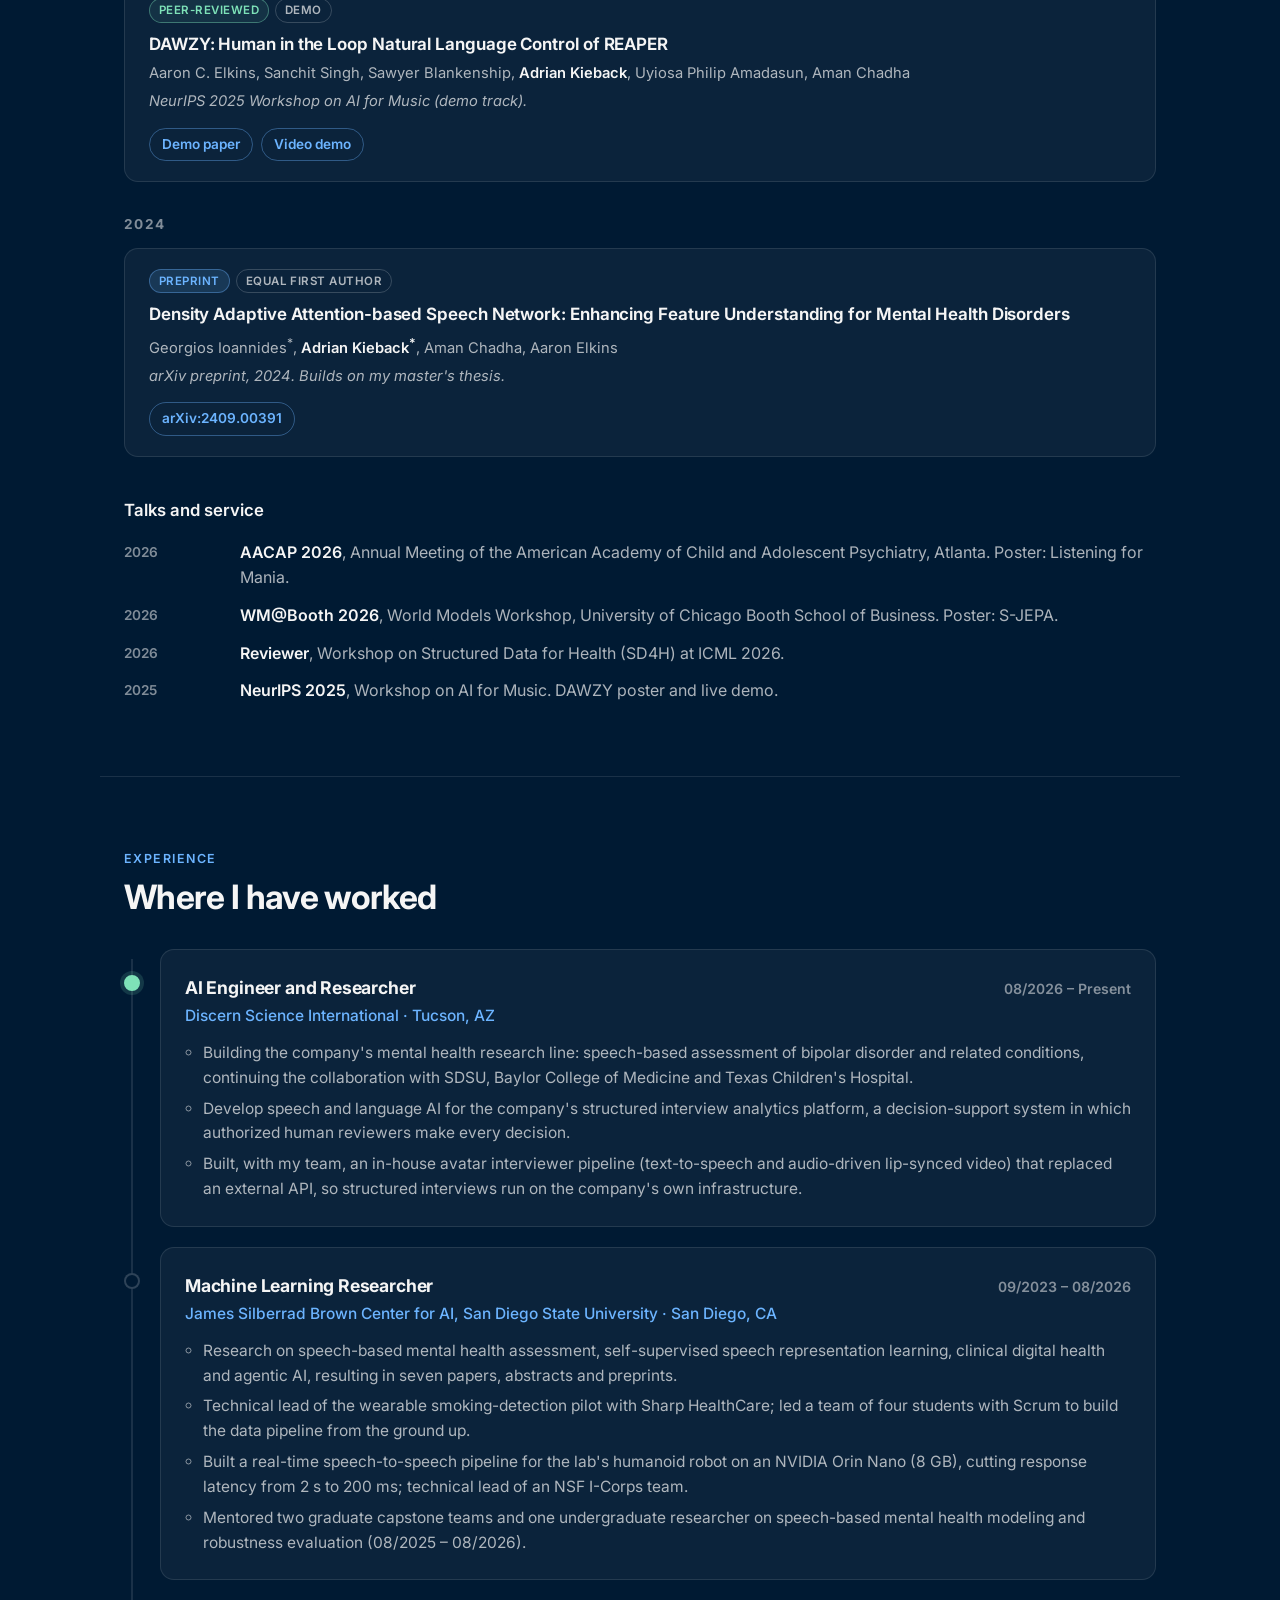
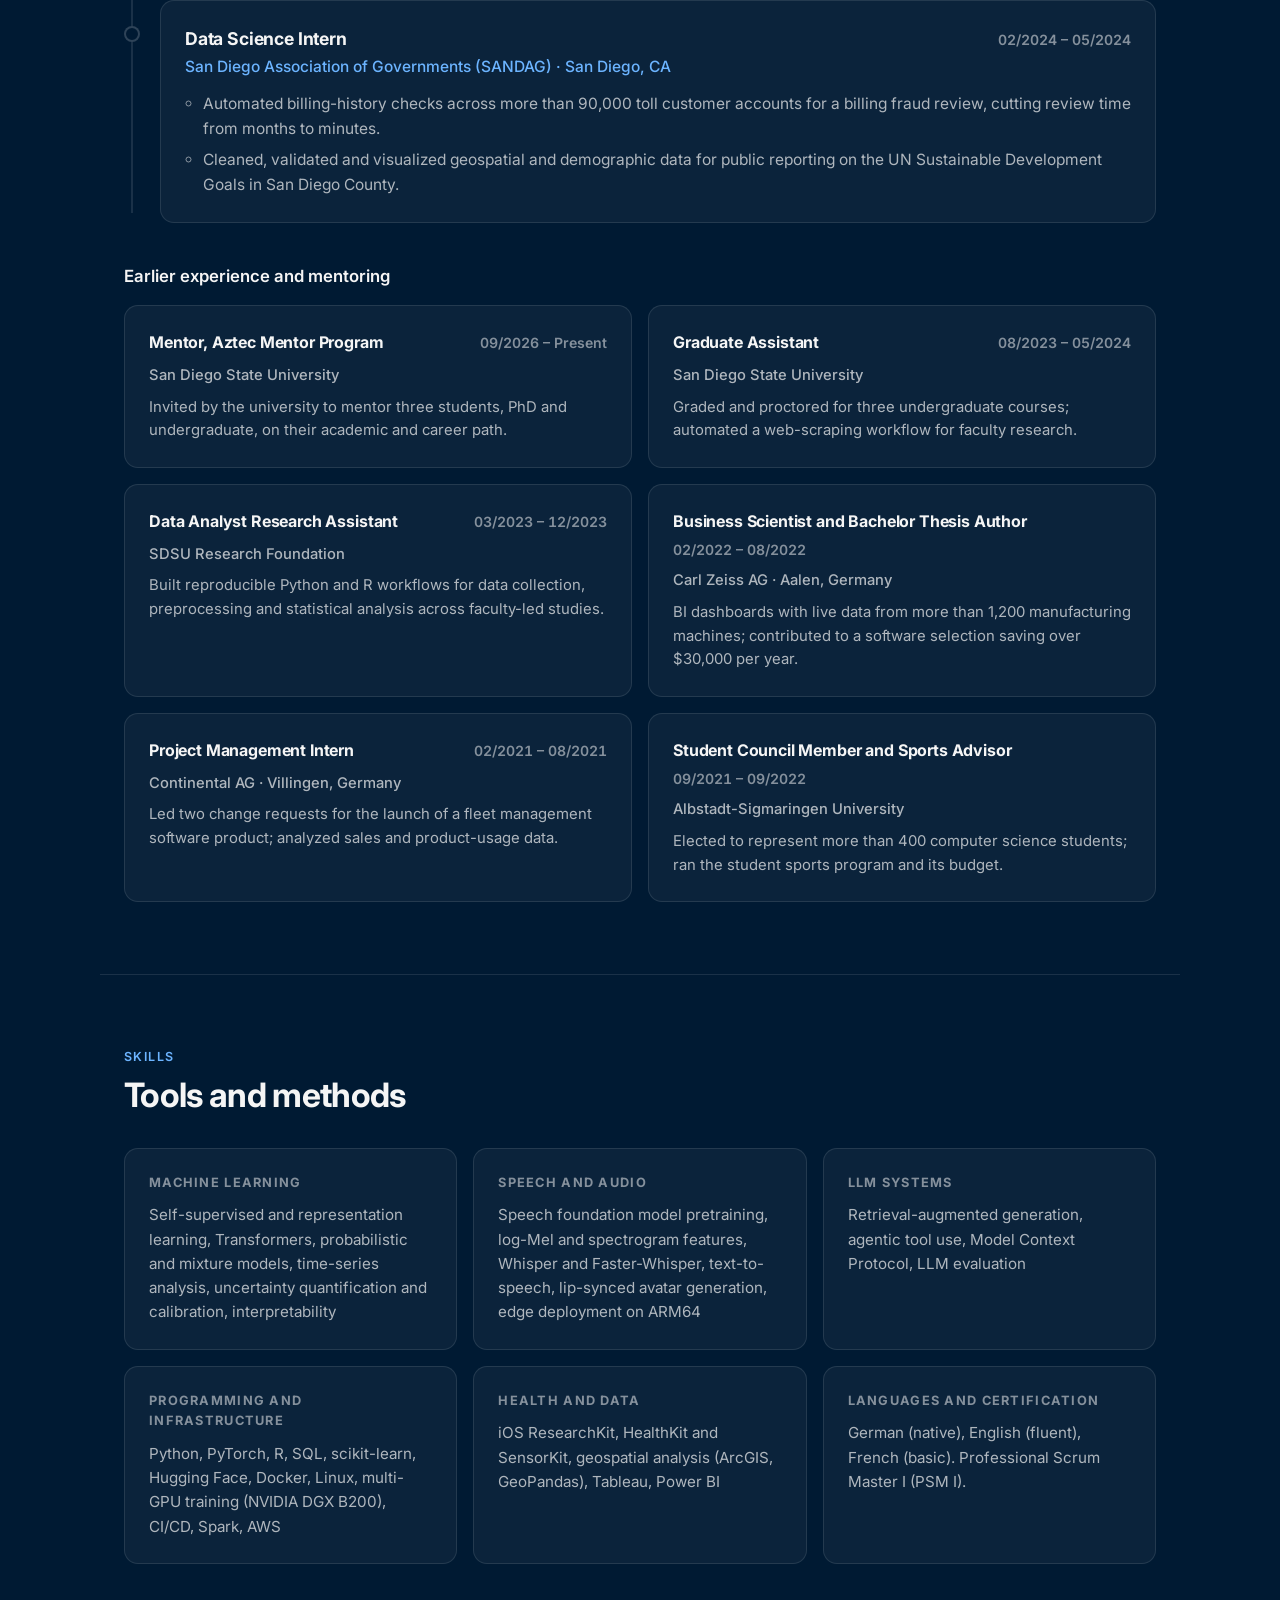
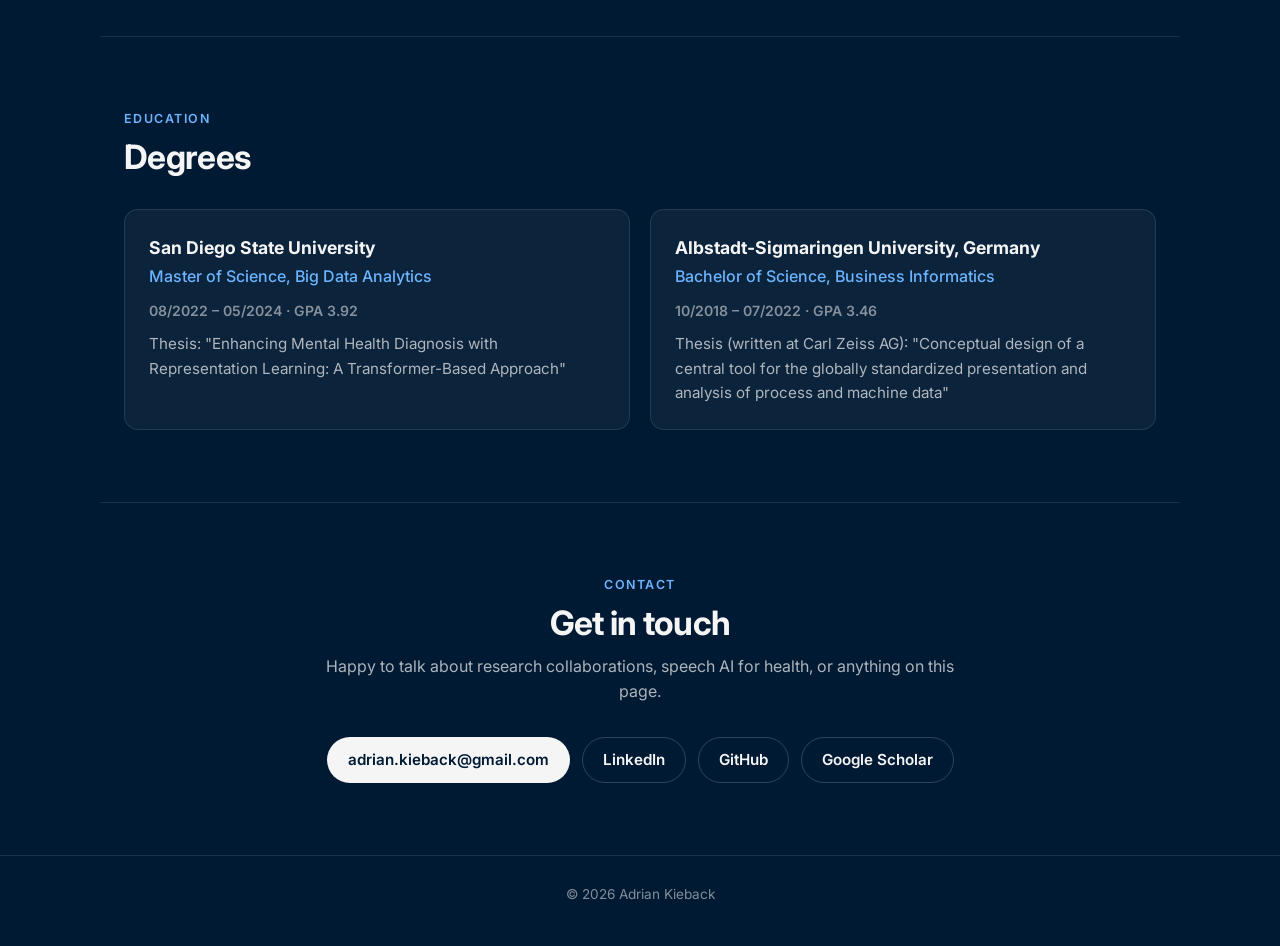
<file: Professional.html>
<!DOCTYPE html>
<html lang="en">
<head>
  <meta charset="UTF-8">
  <meta name="viewport" content="width=device-width, initial-scale=1.0">
  <meta name="format-detection" content="telephone=no, date=no, address=no, email=no">
  <meta name="description" content="Adrian Kieback, AI Engineer and Researcher at Discern Science International. Speech foundation models and AI for mental health: S-JEPA, interpretable speech markers of mania, depression detection, and reliable agentic LLM systems.">
  <meta property="og:title" content="Adrian Kieback | AI Engineer and Researcher">
  <meta property="og:description" content="Speech foundation models and AI for mental health. Publications, research and experience.">
  <meta property="og:type" content="website">
  <meta property="og:image" content="images/headshot.jpg">
  <title>Adrian Kieback | AI Engineer and Researcher</title>
  <link rel="icon" href="icons/favicon.ico" type="image/x-icon">
  <link rel="preconnect" href="https://fonts.googleapis.com">
  <link rel="preconnect" href="https://fonts.gstatic.com" crossorigin>
  <link rel="stylesheet" href="https://fonts.googleapis.com/css2?family=Inter:wght@400;500;600;700;800&display=swap">
  <link rel="stylesheet" href="professional.css?v=2">
</head>
<body>
  <a href="#main" class="skip-link">Skip to content</a>

  <!-- ===== Burger Menu (fixed at top-right; shows when the nav does not fit) ===== -->
  <button class="burger-menu" type="button" aria-label="Open menu" onclick="toggleMenu()">
    <span class="bar1"></span>
    <span class="bar2"></span>
    <span class="bar3"></span>
  </button>

  <!-- ===== Mobile Nav Menu (slides in from right) ===== -->
  <div class="nav-mobile-menu" id="mobileMenu">
    <a href="#about" class="nav-link">About</a>
    <a href="#research" class="nav-link">Research</a>
    <a href="#publications" class="nav-link">Publications</a>
    <a href="#experience" class="nav-link">Experience</a>
    <a href="#education" class="nav-link">Education</a>
    <a href="#contact" class="nav-link">Contact</a>
  </div>

  <!-- ===== Everything in #page-container is blurred when menu is open ===== -->
  <div id="page-container">

    <!-- ===== Navigation Bar (fixed, hide on scroll down) ===== -->
    <nav class="main-nav" aria-label="Main">
      <div class="nav-left">
        <a href="#home" class="brand">Adrian Kieback</a>
      </div>
      <div class="nav-right">
        <a href="#about" class="nav-link">About</a>
        <a href="#research" class="nav-link">Research</a>
        <a href="#publications" class="nav-link">Publications</a>
        <a href="#experience" class="nav-link">Experience</a>
        <a href="#education" class="nav-link">Education</a>
        <a href="#contact" class="nav-link">Contact</a>
      </div>
    </nav>

    <!-- ===== Hero ===== -->
    <header id="home" class="hero">
      <div class="hero-photo">
        <img src="images/headshot.jpg" alt="Portrait of Adrian Kieback" width="600" height="900">
      </div>

      <div class="hero-text">
        <span class="hero-role"><span class="pulse" aria-hidden="true"></span>Currently at Discern Science International</span>
        <h1>Adrian Kieback</h1>
        <p class="hero-title">AI Engineer and Researcher: speech foundation models and AI for mental health</p>
        <p class="hero-lead">
          I build interpretable, compute-efficient speech AI that turns a short clinical interview into
          objective markers of psychiatric symptom severity, along with the self-supervised speech models
          and reliable LLM systems behind it.
        </p>
        <div class="hero-actions">
          <a href="#publications" class="btn btn-primary">View publications</a>
          <a href="files/Adrian_Kieback_CV.pdf" class="btn btn-ghost" target="_blank" rel="noopener noreferrer">Download CV</a>
          <div class="hero-social">
            <a href="mailto:adrian.kieback@gmail.com" class="icon-link" aria-label="Email">
              <svg xmlns="http://www.w3.org/2000/svg" viewBox="0 0 512 512" class="icon-inline" aria-hidden="true"><path fill="currentColor" d="M48 64C21.5 64 0 85.5 0 112c0 15.1 7.1 29.3 19.2 38.4L236.8 313.6c11.4 8.5 27 8.5 38.4 0L492.8 150.4c12.1-9.1 19.2-23.3 19.2-38.4c0-26.5-21.5-48-48-48L48 64zM0 176L0 384c0 35.3 28.7 64 64 64l384 0c35.3 0 64-28.7 64-64l0-208L294.4 339.2c-22.8 17.1-54 17.1-76.8 0L0 176z"/></svg>
            </a>
            <a href="https://scholar.google.com/citations?hl=en&amp;user=5lkqsjIAAAAJ" class="icon-link" target="_blank" rel="noopener noreferrer" aria-label="Google Scholar">
              <svg xmlns="http://www.w3.org/2000/svg" viewBox="0 0 24 24" class="icon-inline" aria-hidden="true"><path fill="currentColor" d="M5 13.18v4L12 21l7-3.82v-4L12 17l-7-3.82zM12 3 1 9l11 6 9-4.91V17h2V9L12 3z"/></svg>
            </a>
            <a href="https://github.com/akieback" class="icon-link" target="_blank" rel="noopener noreferrer" aria-label="GitHub">
              <svg xmlns="http://www.w3.org/2000/svg" viewBox="0 0 496 512" class="icon-inline" aria-hidden="true"><path fill="currentColor" d="M165.9 397.4c0 2-2.3 3.6-5.2 3.6-3.3 .3-5.6-1.3-5.6-3.6 0-2 2.3-3.6 5.2-3.6 3-.3 5.6 1.3 5.6 3.6zm-31.1-4.5c-.7 2 1.3 4.3 4.3 4.9 2.6 1 5.6 0 6.2-2s-1.3-4.3-4.3-5.2c-2.6-.7-5.5 .3-6.2 2.3zm44.2-1.7c-2.9 .7-4.9 2.6-4.6 4.9 .3 2 2.9 3.3 5.9 2.6 2.9-.7 4.9-2.6 4.6-4.6-.3-1.9-3-3.2-5.9-2.9zM244.8 8C106.1 8 0 113.3 0 252c0 110.9 69.8 205.8 169.5 239.2 12.8 2.3 17.3-5.6 17.3-12.1 0-6.2-.3-40.4-.3-61.4 0 0-70 15-84.7-29.8 0 0-11.4-29.1-27.8-36.6 0 0-22.9-15.7 1.6-15.4 0 0 24.9 2 38.6 25.8 21.9 38.6 58.6 27.5 72.9 20.9 2.3-16 8.8-27.1 16-33.7-55.9-6.2-112.3-14.3-112.3-110.5 0-27.5 7.6-41.3 23.6-58.9-2.6-6.5-11.1-33.3 2.6-67.9 20.9-6.5 69 27 69 27 20-5.6 41.5-8.5 62.8-8.5s42.8 2.9 62.8 8.5c0 0 48.1-33.6 69-27 13.7 34.7 5.2 61.4 2.6 67.9 16 17.7 25.8 31.5 25.8 58.9 0 96.5-58.9 104.2-114.8 110.5 9.2 7.9 17 22.9 17 46.4 0 33.7-.3 75.4-.3 83.6 0 6.5 4.6 14.4 17.3 12.1C428.2 457.8 496 362.9 496 252 496 113.3 383.5 8 244.8 8zM97.2 352.9c-1.3 1-1 3.3 .7 5.2 1.6 1.6 3.9 2.3 5.2 1 1.3-1 1-3.3-.7-5.2-1.6-1.6-3.9-2.3-5.2-1zm-10.8-8.1c-.7 1.3 .3 2.9 2.3 3.9 1.6 1 3.6 .7 4.3-.7 .7-1.3-.3-2.9-2.3-3.9-2-.6-3.6-.3-4.3 .7zm32.4 35.6c-1.6 1.3-1 4.3 1.3 6.2 2.3 2.3 5.2 2.6 6.5 1 1.3-1.3 .7-4.3-1.3-6.2-2.2-2.3-5.2-2.6-6.5-1zm-11.4-14.7c-1.6 1-1.6 3.6 0 5.9 1.6 2.3 4.3 3.3 5.6 2.3 1.6-1.3 1.6-3.9 0-6.2-1.4-2.3-4-3.3-5.6-2z"/></svg>
            </a>
            <a href="https://www.linkedin.com/in/adrian-kieback" class="icon-link" target="_blank" rel="noopener noreferrer" aria-label="LinkedIn">
              <svg xmlns="http://www.w3.org/2000/svg" viewBox="0 0 448 512" class="icon-inline" aria-hidden="true"><path fill="currentColor" d="M100.28 448H7.4V148.9h92.88zM53.79 108.1C24.1 108.1 0 83.65 0 57.85A53.79 53.79 0 11107.58 57.85c0 25.8-24.09 50.25-53.79 50.25zM447.9 448h-92.55V302.4c0-34.8-12.48-58.5-43.64-58.5-23.8 0-38 16-44.29 31.4-2.3 5.6-2.8 13.3-2.8 21.1V448h-92.59s1.2-237.8 0-262.1h92.59v37.2c-.19.3-.39.59-.59.9h.59v-.9c12.31-18.9 34.3-45.8 83.56-45.8 61 0 106.7 39.8 106.7 125.4V448z"/></svg>
            </a>
          </div>
        </div>
      </div>
    </header>

    <main id="main">

      <!-- ===== News ===== -->
      <section id="news" class="section" aria-labelledby="news-title">
        <div class="section-head">
          <span class="eyebrow">Latest</span>
          <h2 id="news-title">News</h2>
        </div>
        <ul class="news-list reveal">
          <li><span class="news-date">Oct 2026</span><p>Presented <strong>Listening for Mania</strong> as a poster at AACAP 2026 in Atlanta; the abstract is published in the <em>Journal of the American Academy of Child and Adolescent Psychiatry</em>.</p></li>
          <li><span class="news-date">Sep 2026</span><p>Started mentoring three SDSU students (PhD and undergraduate) in the <strong>Aztec Mentor Program</strong>.</p></li>
          <li><span class="news-date">Aug 2026</span><p>Joined <strong>Discern Science International</strong> as AI Engineer and Researcher.</p></li>
          <li><span class="news-date">Summer 2026</span><p>Presented <strong>S-JEPA</strong> at the WM@Booth World Models Workshop, University of Chicago Booth School of Business.</p></li>
          <li><span class="news-date">Jul 2026</span><p><strong>TASR</strong> accepted at the Agent4IR Workshop at KDD 2026, to appear as a Springer CCIS book chapter.</p></li>
          <li><span class="news-date">Jun 2026</span><p><strong>S-JEPA</strong> released on arXiv, with collaborators at NYU, Carnegie Mellon, Columbia, Northeastern and Stanford.</p></li>
          <li><span class="news-date">Dec 2025</span><p>Presented <strong>DAWZY</strong> (poster and live demo) at the NeurIPS 2025 Workshop on AI for Music.</p></li>
        </ul>
      </section>

      <!-- ===== About ===== -->
      <section id="about" class="section" aria-labelledby="about-title">
        <div class="section-head">
          <span class="eyebrow">About</span>
          <h2 id="about-title">Speech AI for mental health</h2>
        </div>
        <div class="about-grid">
          <div class="about-text reveal">
            <p>
              I work where speech foundation models meet mental health care. Psychiatric assessment still
              depends on subjective rating scales, so my research builds speech AI that is
              <strong>interpretable</strong>, <strong>compute-efficient</strong> and <strong>auditable</strong>:
              models that show clinicians which parts of a person's speech were flagged, not just a score.
            </p>
            <p>
              I co-developed <strong>S-JEPA</strong>, a self-supervised speech model, with collaborators including
              Yann LeCun and Ravid Shwartz-Ziv at NYU, and applied it in a study of pediatric bipolar disorder with
              Baylor College of Medicine and Texas Children's Hospital. Related work covers speech-based depression
              detection, wearable sensing for lung cancer screening, and reliable agentic LLM systems.
            </p>
            <p>
              Today I am an AI Engineer and Researcher at <strong>Discern Science International</strong>, where I
              build the company's mental health research line and work on its structured interview analytics
              platform. Before that I was a Machine Learning Researcher at the James Silberrad Brown Center for AI
              at San Diego State University (2023 to 2026).
            </p>
          </div>
          <ul class="facts card reveal">
            <li><span class="label">Role</span>AI Engineer and Researcher, Discern Science International</li>
            <li><span class="label">Previously</span>Machine Learning Researcher, James Silberrad Brown Center for AI, SDSU</li>
            <li><span class="label">Education</span>MS Big Data Analytics, San Diego State University</li>
            <li>
              <span class="label">Research areas</span>
              <span class="chips">
                <span class="chip">AI for mental health</span>
                <span class="chip">Speech biomarkers</span>
                <span class="chip">Self-supervised speech</span>
                <span class="chip">Interpretable clinical AI</span>
                <span class="chip">Wearable sensing</span>
                <span class="chip">Agentic LLM systems</span>
              </span>
            </li>
          </ul>
        </div>
      </section>

      <!-- ===== Research ===== -->
      <section id="research" class="section" aria-labelledby="research-title">
        <div class="section-head">
          <span class="eyebrow">Research</span>
          <h2 id="research-title">What I work on</h2>
          <p>Four lines of work, from foundation models to clinical studies.</p>
        </div>

        <div class="research-grid">
          <article class="research-card card reveal">
            <h3>Objective speech markers of mental health</h3>
            <p>
              A short structured voice interview, encoded with S-JEPA at 20 ms resolution and grouped into 16
              interpretable "speech types" without diagnostic labels, tracks how manic a young person is.
            </p>
            <div class="stat">
              <span class="stat-value">r = 0.42</span>
              <span class="stat-label">between one speech cluster and clinician-rated mania severity in pediatric bipolar disorder (pilot, N = 30)</span>
            </div>
            <p>
              Earlier, my depression detection models beat the previous best speech-only result on DAIC-WOZ
              (macro F1 0.702 vs 0.694) with about 1% of the parameters, and reached 0.72 with a 1.1M-parameter
              Transformer.
            </p>
            <p class="tags">With Baylor College of Medicine and Texas Children's Hospital. Funded by the Milken Institute.</p>
          </article>

          <article class="research-card card reveal">
            <h3>Speech foundation models</h3>
            <p>
              S-JEPA replaces the hard k-means targets of HuBERT-style models with soft Gaussian mixture posteriors
              updated online. It keeps the acoustic ambiguity at phoneme boundaries and removes the offline
              re-clustering step.
            </p>
            <div class="stat">
              <span class="stat-value">12.10% WER</span>
              <span class="stat-label">lowest word error rate among self-supervised speech models under 90M parameters (LibriSpeech, SUPERB)</span>
            </div>
            <p>
              51.8M parameters, pretrained on about 83,000 hours of English speech on eight NVIDIA B200 GPUs.
              Matches HuBERT Base on emotion recognition with 55% of its parameters.
            </p>
            <p class="tags">Equal contribution. With NYU, Carnegie Mellon, Columbia, Northeastern and Stanford.</p>
          </article>

          <article class="research-card card reveal">
            <h3>Reliable agentic AI</h3>
            <p>
              TASR tells a retrieval-augmented LLM agent when to stop searching, using one training-free rule
              instead of a trained controller that must be rebuilt for every model and task.
            </p>
            <div class="stat">
              <span class="stat-value">+3.42 F1</span>
              <span class="stat-label">over fixed three-round retrieval at matched cost, with one threshold across 32 model, retriever and corpus setups</span>
            </div>
            <p>
              DAWZY maps text, speech and humming to reversible edits in a music workstation through Model
              Context Protocol tools: 44% task success vs 0% for a comparable baseline, 4.48 of 5 for enjoyment
              in a 21-person user study.
            </p>
            <p class="tags">Lead and corresponding author on TASR.</p>
          </article>

          <article class="research-card card reveal">
            <h3>Digital health and wearable sensing</h3>
            <p>
              Lung cancer screening eligibility rests on self-reported smoking history. As technical lead I built an
              iOS research platform (ResearchKit, HealthKit, SensorKit) that combines Apple Watch sensing, surveys and
              health records to detect smoking behavior objectively.
            </p>
            <div class="stat">
              <span class="stat-value">~150</span>
              <span class="stat-label">adults planned for a 12-month Apple Watch pilot with Sharp HealthCare; software complete, pilot starting</span>
            </div>
            <p>
              Also: regression, generalized additive and mixed-effects models with geospatial workflows to find
              environmental risk factors for lung cancer beyond smoking.
            </p>
            <p class="tags">U54 CREATE Partnership (SDSU and UC San Diego, NIH/NCI) with Sharp HealthCare.</p>
          </article>
        </div>
      </section>

      <!-- ===== Publications ===== -->
      <section id="publications" class="section" aria-labelledby="pubs-title">
        <div class="section-head">
          <span class="eyebrow">Publications</span>
          <h2 id="pubs-title">Papers, abstracts and preprints</h2>
          <p><sup>*</sup> denotes equal contribution.</p>
        </div>

        <!-- Values are refreshed daily from data/scholar.json (see scripts/update_scholar.py) -->
        <div class="scholar-stats card" id="scholar-stats">
          <div class="scholar-metric"><span class="num" data-scholar="citations.all">26</span><span class="lbl">Citations</span></div>
          <div class="scholar-metric"><span class="num" data-scholar="h_index.all">2</span><span class="lbl">h-index</span></div>
          <div class="scholar-metric"><span class="num" data-scholar="i10_index.all">1</span><span class="lbl">i10-index</span></div>
          <div class="scholar-footer">
            <a class="text-link" href="https://scholar.google.com/citations?hl=en&amp;user=5lkqsjIAAAAJ" target="_blank" rel="noopener noreferrer">Google Scholar profile</a>
            <span class="scholar-updated" data-scholar="updated"></span>
          </div>
        </div>

        <h3 class="pub-year">2026</h3>
        <ol class="pub-list">
          <li class="pub card reveal">
            <div class="pub-badges"><span class="badge badge-journal">Journal abstract</span><span class="badge">Poster</span></div>
            <h3>Listening for Mania: Interpretable Speech Clusters Track Symptom Severity in Pediatric Bipolar Disorder</h3>
            <p class="pub-authors">Aaron Elkins, <span class="me">Adrian Kieback</span>, Aman Chadha, Sherin Kurian, Judee K. Burgoon, Norah E. Dunbar, Alessio Simonetti, Bradley Walls, Kirti Saxena</p>
            <p class="pub-venue">Journal of the American Academy of Child and Adolescent Psychiatry 65(10S), S270, abstract 3.47. Presented at AACAP 2026, Atlanta.</p>
            <div class="pub-links">
              <a href="https://doi.org/10.1016/j.jaac.2026.08.232" target="_blank" rel="noopener noreferrer">DOI</a>
              <a href="https://jaacap.org/retrieve/pii/S0890856726018204" target="_blank" rel="noopener noreferrer">JAACAP</a>
            </div>
          </li>

          <li class="pub card reveal">
            <div class="pub-badges"><span class="badge badge-peer">Peer-reviewed</span><span class="badge">Lead author</span></div>
            <h3>TASR: Training-Free Adaptive Stopping for Iterative Retrieval</h3>
            <p class="pub-authors"><span class="me">Adrian Kieback</span>, Uyiosa Philip Amadasun, Aman Chadha, Aaron Elkins</p>
            <p class="pub-venue">Agent4IR Workshop at KDD 2026. To appear in Communications in Computer and Information Science (Springer).</p>
            <div class="pub-links">
              <a href="https://arxiv.org/abs/2606.13814" target="_blank" rel="noopener noreferrer">arXiv:2606.13814</a>
              <a href="https://github.com/JSBAICenter/TASR" target="_blank" rel="noopener noreferrer">Code</a>
            </div>
          </li>

          <li class="pub card reveal">
            <div class="pub-badges"><span class="badge badge-preprint">Preprint</span><span class="badge">Equal contribution</span></div>
            <h3>S-JEPA: Soft Clustering Anchors for Self-Supervised Speech Representation Learning</h3>
            <p class="pub-authors">Georgios Ioannides, <span class="me">Adrian Kieback<sup>*</sup></span>, Judah Goldfeder<sup>*</sup>, Linsey Pang, Aman Chadha, Aaron Elkins, Yann LeCun, Ravid Shwartz-Ziv</p>
            <p class="pub-venue">arXiv preprint, June 2026. Poster at WM@Booth 2026, University of Chicago Booth School of Business.</p>
            <div class="pub-links">
              <a href="https://arxiv.org/abs/2606.19398" target="_blank" rel="noopener noreferrer">arXiv:2606.19398</a>
              <a href="https://github.com/gioannides/s-jepa" target="_blank" rel="noopener noreferrer">Code</a>
            </div>
          </li>

          <li class="pub card reveal">
            <div class="pub-badges"><span class="badge badge-preprint">Preprint</span></div>
            <h3>Soft Clustering Anchors for Self-Supervised Speech Representation Learning in Joint Embedding Prediction Architectures</h3>
            <p class="pub-authors">Georgios Ioannides, <span class="me">Adrian Kieback</span>, Judah Goldfeder, Linsey Pang, Aman Chadha, Aaron Elkins, Yann LeCun, Ravid Shwartz-Ziv</p>
            <p class="pub-venue">arXiv preprint, 2026.</p>
            <div class="pub-links">
              <a href="https://arxiv.org/abs/2602.09040" target="_blank" rel="noopener noreferrer">arXiv:2602.09040</a>
              <a href="files/JEPA_GMM_2026.pdf" target="_blank" rel="noopener noreferrer">PDF</a>
            </div>
          </li>
        </ol>

        <h3 class="pub-year">2025</h3>
        <ol class="pub-list">
          <li class="pub card reveal">
            <div class="pub-badges"><span class="badge badge-peer">Peer-reviewed</span><span class="badge">Poster</span></div>
            <h3>DAWZY: A New Addition to AI Powered "Human in the Loop" Music Co-creation</h3>
            <p class="pub-authors">Aaron C. Elkins, Sanchit Singh, <span class="me">Adrian Kieback</span>, Sawyer Blankenship, Uyiosa Philip Amadasun, Aman Chadha</p>
            <p class="pub-venue">NeurIPS 2025 Workshop on AI for Music.</p>
            <div class="pub-links">
              <a href="https://arxiv.org/abs/2512.03289" target="_blank" rel="noopener noreferrer">arXiv:2512.03289</a>
              <a href="files/DAWZY_new.pdf" target="_blank" rel="noopener noreferrer">PDF</a>
              <a href="files/NeurIPS Poster.pdf" target="_blank" rel="noopener noreferrer">Poster</a>
              <a href="https://www.youtube.com/watch?v=RQmCuYLkEDk" target="_blank" rel="noopener noreferrer">Video demo</a>
            </div>
          </li>

          <li class="pub card reveal">
            <div class="pub-badges"><span class="badge badge-peer">Peer-reviewed</span><span class="badge">Demo</span></div>
            <h3>DAWZY: Human in the Loop Natural Language Control of REAPER</h3>
            <p class="pub-authors">Aaron C. Elkins, Sanchit Singh, Sawyer Blankenship, <span class="me">Adrian Kieback</span>, Uyiosa Philip Amadasun, Aman Chadha</p>
            <p class="pub-venue">NeurIPS 2025 Workshop on AI for Music (demo track).</p>
            <div class="pub-links">
              <a href="files/NeurIPS Dawzy 2 Page.pdf" target="_blank" rel="noopener noreferrer">Demo paper</a>
              <a href="https://www.youtube.com/watch?v=RQmCuYLkEDk" target="_blank" rel="noopener noreferrer">Video demo</a>
            </div>
          </li>
        </ol>

        <h3 class="pub-year">2024</h3>
        <ol class="pub-list">
          <li class="pub card reveal">
            <div class="pub-badges"><span class="badge badge-preprint">Preprint</span><span class="badge">Equal first author</span></div>
            <h3>Density Adaptive Attention-based Speech Network: Enhancing Feature Understanding for Mental Health Disorders</h3>
            <p class="pub-authors">Georgios Ioannides<sup>*</sup>, <span class="me">Adrian Kieback<sup>*</sup></span>, Aman Chadha, Aaron Elkins</p>
            <p class="pub-venue">arXiv preprint, 2024. Builds on my master's thesis.</p>
            <div class="pub-links">
              <a href="https://arxiv.org/abs/2409.00391" target="_blank" rel="noopener noreferrer">arXiv:2409.00391</a>
            </div>
          </li>
        </ol>

        <h3 class="subhead">Talks and service</h3>
        <ul class="talks reveal">
          <li><span class="when">2026</span><span><strong>AACAP 2026</strong>, Annual Meeting of the American Academy of Child and Adolescent Psychiatry, Atlanta. Poster: Listening for Mania.</span></li>
          <li><span class="when">2026</span><span><strong>WM@Booth 2026</strong>, World Models Workshop, University of Chicago Booth School of Business. Poster: S-JEPA.</span></li>
          <li><span class="when">2026</span><span><strong>Reviewer</strong>, Workshop on Structured Data for Health (SD4H) at ICML 2026.</span></li>
          <li><span class="when">2025</span><span><strong>NeurIPS 2025</strong>, Workshop on AI for Music. DAWZY poster and live demo.</span></li>
        </ul>
      </section>

      <!-- ===== Experience ===== -->
      <section id="experience" class="section" aria-labelledby="exp-title">
        <div class="section-head">
          <span class="eyebrow">Experience</span>
          <h2 id="exp-title">Where I have worked</h2>
        </div>

        <ol class="timeline">
          <li class="tl-item current reveal">
            <div class="card">
              <div class="tl-head">
                <h3>AI Engineer and Researcher</h3>
                <span class="tl-dates">08/2026 – Present</span>
              </div>
              <p class="tl-org">Discern Science International · Tucson, AZ</p>
              <ul>
                <li>Building the company's mental health research line: speech-based assessment of bipolar disorder and related conditions, continuing the collaboration with SDSU, Baylor College of Medicine and Texas Children's Hospital.</li>
                <li>Develop speech and language AI for the company's structured interview analytics platform, a decision-support system in which authorized human reviewers make every decision.</li>
                <li>Built, with my team, an in-house avatar interviewer pipeline (text-to-speech and audio-driven lip-synced video) that replaced an external API, so structured interviews run on the company's own infrastructure.</li>
              </ul>
            </div>
          </li>

          <li class="tl-item reveal">
            <div class="card">
              <div class="tl-head">
                <h3>Machine Learning Researcher</h3>
                <span class="tl-dates">09/2023 – 08/2026</span>
              </div>
              <p class="tl-org">James Silberrad Brown Center for AI, San Diego State University · San Diego, CA</p>
              <ul>
                <li>Research on speech-based mental health assessment, self-supervised speech representation learning, clinical digital health and agentic AI, resulting in seven papers, abstracts and preprints.</li>
                <li>Technical lead of the wearable smoking-detection pilot with Sharp HealthCare; led a team of four students with Scrum to build the data pipeline from the ground up.</li>
                <li>Built a real-time speech-to-speech pipeline for the lab's humanoid robot on an NVIDIA Orin Nano (8 GB), cutting response latency from 2 s to 200 ms; technical lead of an NSF I-Corps team.</li>
                <li>Mentored two graduate capstone teams and one undergraduate researcher on speech-based mental health modeling and robustness evaluation (08/2025 – 08/2026).</li>
              </ul>
            </div>
          </li>

          <li class="tl-item reveal">
            <div class="card">
              <div class="tl-head">
                <h3>Data Science Intern</h3>
                <span class="tl-dates">02/2024 – 05/2024</span>
              </div>
              <p class="tl-org">San Diego Association of Governments (SANDAG) · San Diego, CA</p>
              <ul>
                <li>Automated billing-history checks across more than 90,000 toll customer accounts for a billing fraud review, cutting review time from months to minutes.</li>
                <li>Cleaned, validated and visualized geospatial and demographic data for public reporting on the UN Sustainable Development Goals in San Diego County.</li>
              </ul>
            </div>
          </li>
        </ol>

        <h3 class="subhead">Earlier experience and mentoring</h3>
        <div class="compact-grid">
          <div class="compact card reveal">
            <div class="tl-head"><h3>Mentor, Aztec Mentor Program</h3><span class="tl-dates">09/2026 – Present</span></div>
            <p class="tl-org">San Diego State University</p>
            <p>Invited by the university to mentor three students, PhD and undergraduate, on their academic and career path.</p>
          </div>
          <div class="compact card reveal">
            <div class="tl-head"><h3>Graduate Assistant</h3><span class="tl-dates">08/2023 – 05/2024</span></div>
            <p class="tl-org">San Diego State University</p>
            <p>Graded and proctored for three undergraduate courses; automated a web-scraping workflow for faculty research.</p>
          </div>
          <div class="compact card reveal">
            <div class="tl-head"><h3>Data Analyst Research Assistant</h3><span class="tl-dates">03/2023 – 12/2023</span></div>
            <p class="tl-org">SDSU Research Foundation</p>
            <p>Built reproducible Python and R workflows for data collection, preprocessing and statistical analysis across faculty-led studies.</p>
          </div>
          <div class="compact card reveal">
            <div class="tl-head"><h3>Business Scientist and Bachelor Thesis Author</h3><span class="tl-dates">02/2022 – 08/2022</span></div>
            <p class="tl-org">Carl Zeiss AG · Aalen, Germany</p>
            <p>BI dashboards with live data from more than 1,200 manufacturing machines; contributed to a software selection saving over $30,000 per year.</p>
          </div>
          <div class="compact card reveal">
            <div class="tl-head"><h3>Project Management Intern</h3><span class="tl-dates">02/2021 – 08/2021</span></div>
            <p class="tl-org">Continental AG · Villingen, Germany</p>
            <p>Led two change requests for the launch of a fleet management software product; analyzed sales and product-usage data.</p>
          </div>
          <div class="compact card reveal">
            <div class="tl-head"><h3>Student Council Member and Sports Advisor</h3><span class="tl-dates">09/2021 – 09/2022</span></div>
            <p class="tl-org">Albstadt-Sigmaringen University</p>
            <p>Elected to represent more than 400 computer science students; ran the student sports program and its budget.</p>
          </div>
        </div>
      </section>

      <!-- ===== Skills ===== -->
      <section id="skills" class="section" aria-labelledby="skills-title">
        <div class="section-head">
          <span class="eyebrow">Skills</span>
          <h2 id="skills-title">Tools and methods</h2>
        </div>
        <div class="skills-grid">
          <div class="skill-group card reveal">
            <h3>Machine learning</h3>
            <p>Self-supervised and representation learning, Transformers, probabilistic and mixture models, time-series analysis, uncertainty quantification and calibration, interpretability</p>
          </div>
          <div class="skill-group card reveal">
            <h3>Speech and audio</h3>
            <p>Speech foundation model pretraining, log-Mel and spectrogram features, Whisper and Faster-Whisper, text-to-speech, lip-synced avatar generation, edge deployment on ARM64</p>
          </div>
          <div class="skill-group card reveal">
            <h3>LLM systems</h3>
            <p>Retrieval-augmented generation, agentic tool use, Model Context Protocol, LLM evaluation</p>
          </div>
          <div class="skill-group card reveal">
            <h3>Programming and infrastructure</h3>
            <p>Python, PyTorch, R, SQL, scikit-learn, Hugging Face, Docker, Linux, multi-GPU training (NVIDIA DGX B200), CI/CD, Spark, AWS</p>
          </div>
          <div class="skill-group card reveal">
            <h3>Health and data</h3>
            <p>iOS ResearchKit, HealthKit and SensorKit, geospatial analysis (ArcGIS, GeoPandas), Tableau, Power BI</p>
          </div>
          <div class="skill-group card reveal">
            <h3>Languages and certification</h3>
            <p>German (native), English (fluent), French (basic). Professional Scrum Master I (PSM I).</p>
          </div>
        </div>
      </section>

      <!-- ===== Education ===== -->
      <section id="education" class="section" aria-labelledby="edu-title">
        <div class="section-head">
          <span class="eyebrow">Education</span>
          <h2 id="edu-title">Degrees</h2>
        </div>
        <div class="edu-grid">
          <div class="edu card reveal">
            <h3>San Diego State University</h3>
            <p class="degree">Master of Science, Big Data Analytics</p>
            <p class="meta">08/2022 – 05/2024 · GPA 3.92</p>
            <p class="thesis">Thesis: "Enhancing Mental Health Diagnosis with Representation Learning: A Transformer-Based Approach"</p>
          </div>
          <div class="edu card reveal">
            <h3>Albstadt-Sigmaringen University, Germany</h3>
            <p class="degree">Bachelor of Science, Business Informatics</p>
            <p class="meta">10/2018 – 07/2022 · GPA 3.46</p>
            <p class="thesis">Thesis (written at Carl Zeiss AG): "Conceptual design of a central tool for the globally standardized presentation and analysis of process and machine data"</p>
          </div>
        </div>
      </section>

      <!-- ===== Contact ===== -->
      <section id="contact" class="section contact" aria-labelledby="contact-title">
        <div class="section-head">
          <span class="eyebrow">Contact</span>
          <h2 id="contact-title">Get in touch</h2>
          <p>Happy to talk about research collaborations, speech AI for health, or anything on this page.</p>
        </div>
        <div class="contact-actions">
          <a href="mailto:adrian.kieback@gmail.com" class="btn btn-primary">adrian.kieback@gmail.com</a>
          <a href="https://www.linkedin.com/in/adrian-kieback" class="btn btn-ghost" target="_blank" rel="noopener noreferrer">LinkedIn</a>
          <a href="https://github.com/akieback" class="btn btn-ghost" target="_blank" rel="noopener noreferrer">GitHub</a>
          <a href="https://scholar.google.com/citations?hl=en&amp;user=5lkqsjIAAAAJ" class="btn btn-ghost" target="_blank" rel="noopener noreferrer">Google Scholar</a>
        </div>
      </section>

    </main>

    <footer class="footer">
      <p>&copy; 2026 Adrian Kieback</p>
    </footer>

  </div><!-- End #page-container -->

  <script src="script.js?v=2"></script>
</body>
</html>
</file>
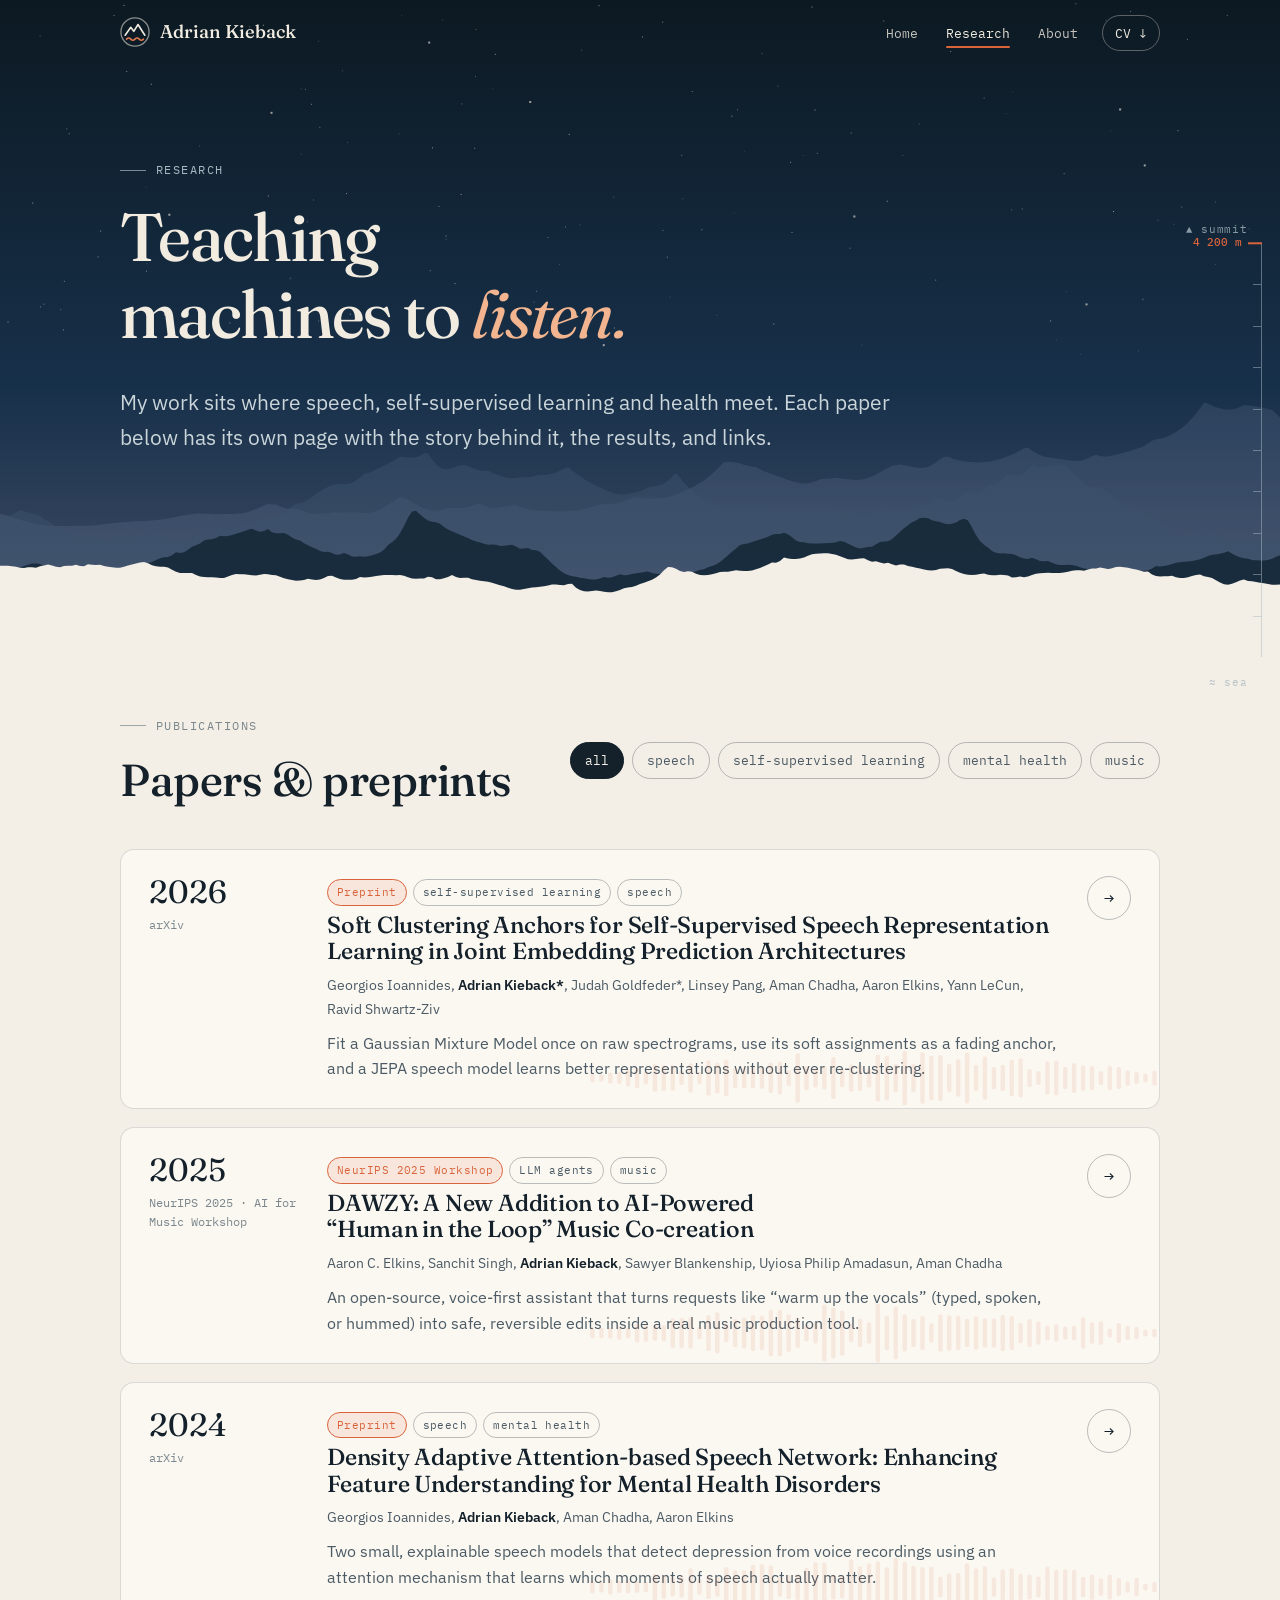
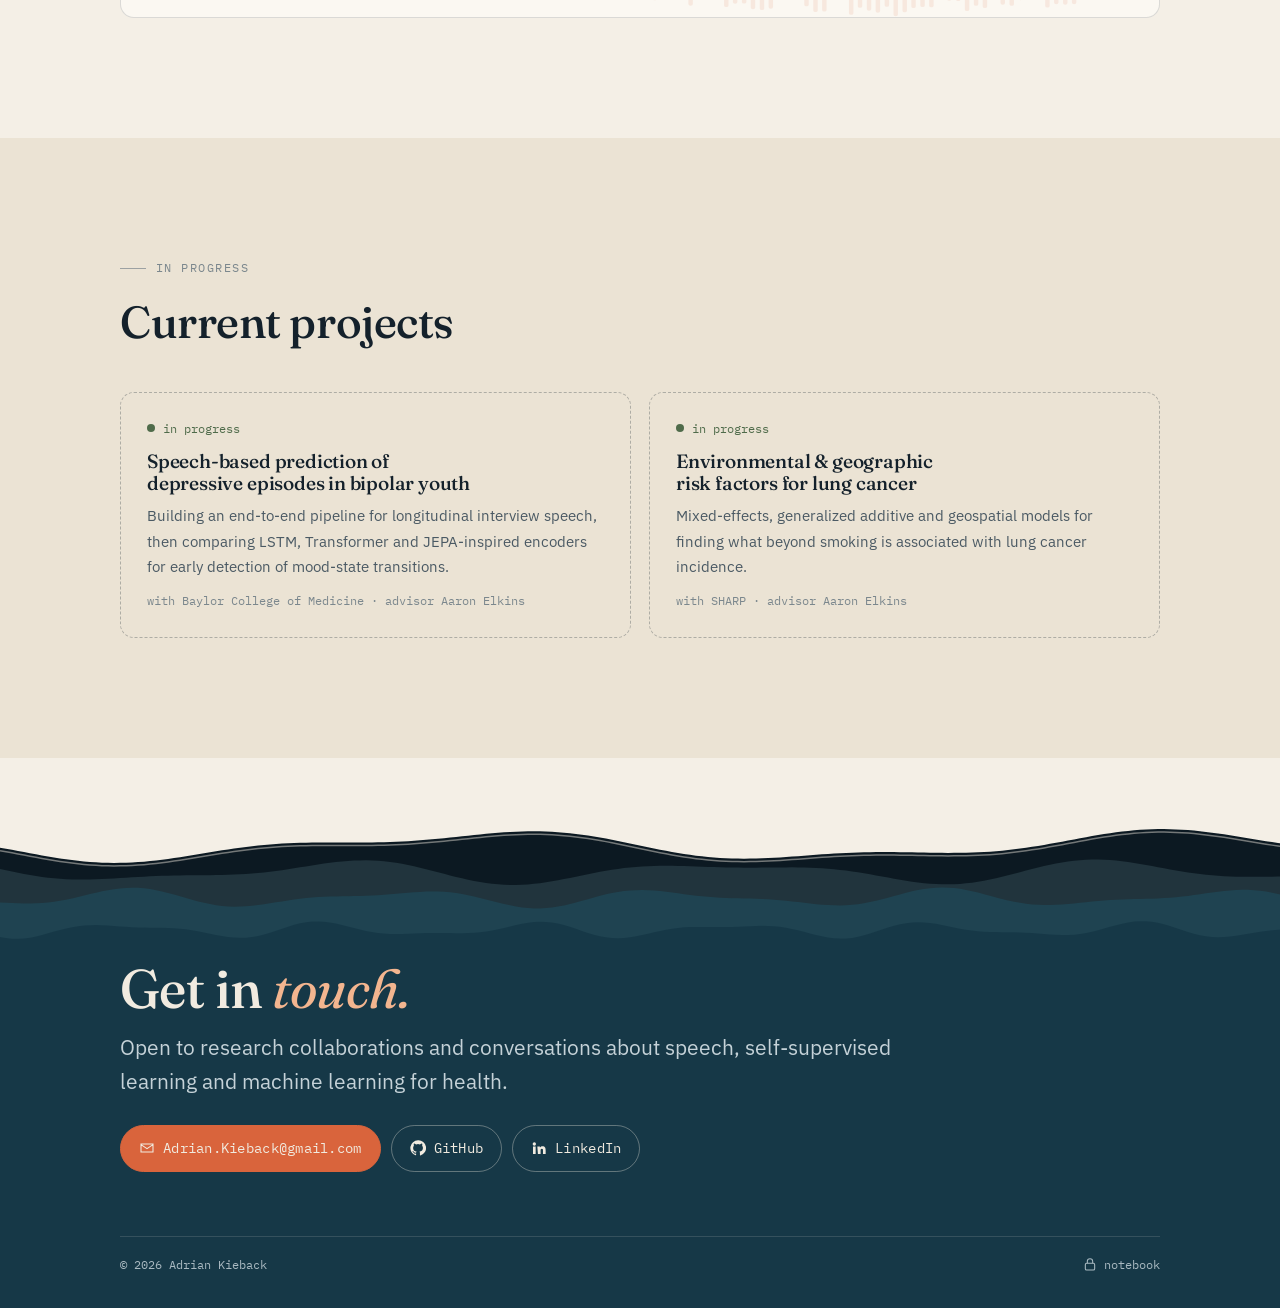
<file: research.html>
<!DOCTYPE html>
<html lang="en">
<head>
  <meta charset="utf-8">
  <meta name="viewport" content="width=device-width, initial-scale=1">
  <title>Research · Adrian Kieback</title>
  <meta name="description" content="Publications and ongoing research by Adrian Kieback: self-supervised speech representation learning, explainable depression detection from speech, and AI music co-creation.">
  <meta name="theme-color" content="#0c1922">
  <link rel="icon" href="icons/mark.svg" type="image/svg+xml">
  <link rel="alternate icon" href="icons/favicon.ico">
  <link rel="preconnect" href="https://fonts.googleapis.com">
  <link rel="preconnect" href="https://fonts.gstatic.com" crossorigin>
  <link rel="stylesheet" href="https://fonts.googleapis.com/css2?family=Fraunces:ital,opsz,wght@0,9..144,400..600;1,9..144,400..600&family=IBM+Plex+Mono:wght@400;500&family=IBM+Plex+Sans:ital,wght@0,400;0,500;0,600;1,400&display=swap">
  <link rel="stylesheet" href="assets/css/site.css">
  <script>document.documentElement.classList.add("js")</script>
  <script defer src="assets/js/site.js"></script>
  <script defer src="data/papers.js"></script>
  <script defer src="data/site.js"></script>
  <script defer src="assets/js/research.js"></script>
</head>
<body data-page="research">
<main id="main">
  <header class="page-head">
    <canvas aria-hidden="true"></canvas>
    <div class="wrap">
      <p class="eyebrow">Research</p>
      <h1>Teaching machines to <em>listen.</em></h1>
      <p class="lede">My work sits where speech, self-supervised learning and health meet. Each paper below has its own page with the story behind it, the results, and links.</p>
    </div>
  </header>

  <section class="section">
    <div class="wrap">
      <div class="section-head reveal">
        <div>
          <p class="eyebrow">Publications</p>
          <h2>Papers &amp; preprints</h2>
        </div>
        <div id="tag-filters" class="filters" role="group" aria-label="Filter by topic"></div>
      </div>
      <div class="paper-list" id="paper-list"></div>
    </div>
  </section>

  <section class="section section-alt">
    <div class="wrap">
      <div class="section-head reveal">
        <div>
          <p class="eyebrow">In progress</p>
          <h2>Current projects</h2>
        </div>
      </div>
      <div class="now-grid" id="now-grid"></div>
    </div>
  </section>
</main>
</body>
</html>
</file>
<file: assets/css/site.css>
/* ==========================================================================
   Adrian Kieback — site styles
   Palette: limestone paper, deep-sea ink, alpenglow accent, kelp + foam.
   ========================================================================== */

:root {
  --paper: #f4efe6;
  --paper-2: #ebe3d4;
  --card: #fbf8f2;
  --ink: #14212b;
  --ink-soft: #4b5a64;
  --ink-faint: #7b878d;
  --line: rgba(20, 33, 43, 0.14);
  --line-strong: rgba(20, 33, 43, 0.28);
  --sea: #1d5a6e;
  --foam: #8fc1c4;
  --glow: #d9643c;
  --glow-soft: rgba(217, 100, 60, 0.12);
  --kelp: #4f6b4a;
  --night: #0c1922;
  --night-2: #13263a;
  --on-night: #f1ebe0;
  --on-night-soft: #a9b9c1;
  --shadow: 0 1px 2px rgba(20, 33, 43, 0.06), 0 8px 24px -12px rgba(20, 33, 43, 0.18);

  --serif: "Fraunces", Georgia, "Times New Roman", serif;
  --sans: "IBM Plex Sans", system-ui, -apple-system, "Segoe UI", sans-serif;
  --mono: "IBM Plex Mono", ui-monospace, "SF Mono", Menlo, monospace;

  --max: 1120px;
  --gutter: clamp(16px, 4vw, 40px);
  --radius: 14px;
  --nav-h: 64px;
  color-scheme: light;
}

@media (prefers-color-scheme: dark) {
  :root:not([data-theme="light"]) {
    --paper: #0f1a22;
    --paper-2: #14222c;
    --card: #172832;
    --ink: #ece5d8;
    --ink-soft: #a7b4ba;
    --ink-faint: #75858d;
    --line: rgba(236, 229, 216, 0.12);
    --line-strong: rgba(236, 229, 216, 0.26);
    --sea: #86c0cc;
    --foam: #5f9ea6;
    --glow: #f0875f;
    --glow-soft: rgba(240, 135, 95, 0.14);
    --kelp: #9bb58f;
    --shadow: 0 1px 2px rgba(0, 0, 0, 0.3), 0 10px 30px -14px rgba(0, 0, 0, 0.6);
    color-scheme: dark;
  }
}
:root[data-theme="dark"] {
  --paper: #0f1a22;
  --paper-2: #14222c;
  --card: #172832;
  --ink: #ece5d8;
  --ink-soft: #a7b4ba;
  --ink-faint: #75858d;
  --line: rgba(236, 229, 216, 0.12);
  --line-strong: rgba(236, 229, 216, 0.26);
  --sea: #86c0cc;
  --foam: #5f9ea6;
  --glow: #f0875f;
  --glow-soft: rgba(240, 135, 95, 0.14);
  --kelp: #9bb58f;
  --shadow: 0 1px 2px rgba(0, 0, 0, 0.3), 0 10px 30px -14px rgba(0, 0, 0, 0.6);
  color-scheme: dark;
}

/* ---------- Base ---------- */
*, *::before, *::after { box-sizing: border-box; }
[hidden] { display: none !important; }
html { -webkit-text-size-adjust: 100%; scroll-behavior: smooth; scroll-padding-top: calc(var(--nav-h) + 16px); }
body {
  margin: 0;
  background: var(--paper);
  color: var(--ink);
  font-family: var(--sans);
  font-size: 17px;
  line-height: 1.65;
  overflow-x: hidden;
  -webkit-font-smoothing: antialiased;
}
img, svg, canvas, video, iframe { display: block; max-width: 100%; }
a { color: inherit; }
p { margin: 0 0 1em; }
h1, h2, h3, h4 {
  font-family: var(--serif);
  font-weight: 500;
  line-height: 1.15;
  margin: 0 0 0.5em;
  letter-spacing: -0.01em;
  text-wrap: balance;
}
h1 { font-size: clamp(2.6rem, 7vw, 5.2rem); letter-spacing: -0.025em; }
h2 { font-size: clamp(1.9rem, 4vw, 2.8rem); }
h3 { font-size: 1.35rem; }
h2 em, .page-head h1 em { font-style: italic; font-weight: 400; color: var(--glow); }
.page-head h1 em { color: #f3b58f; }
::selection { background: var(--glow); color: #fff; }
:focus-visible { outline: 2px solid var(--glow); outline-offset: 3px; border-radius: 4px; }

.skip-link {
  position: absolute; left: 12px; top: -60px; z-index: 2000;
  background: var(--ink); color: var(--paper); padding: 8px 14px; border-radius: 8px;
  text-decoration: none; font-family: var(--mono); font-size: 0.85rem;
}
.skip-link:focus { top: 12px; }
.sr-only { position: absolute; width: 1px; height: 1px; padding: 0; margin: -1px; overflow: hidden; clip: rect(0 0 0 0); white-space: nowrap; border: 0; }

.wrap { width: 100%; max-width: var(--max); margin: 0 auto; padding: 0 var(--gutter); }
.wrap-narrow { max-width: 760px; }

.eyebrow {
  font-family: var(--mono);
  font-size: 0.76rem;
  letter-spacing: 0.12em;
  text-transform: uppercase;
  color: var(--ink-faint);
  display: flex; align-items: center; gap: 10px;
  margin: 0 0 18px;
}
.eyebrow::before { content: ""; width: 26px; height: 1px; background: currentColor; opacity: .7; }
.eyebrow .elev { color: var(--glow); }

.lede { font-size: clamp(1.1rem, 2vw, 1.3rem); color: var(--ink-soft); max-width: 62ch; }
.muted { color: var(--ink-soft); }
.mono { font-family: var(--mono); }

/* ---------- Buttons & links ---------- */
.btn {
  display: inline-flex; align-items: center; gap: 8px;
  font-family: var(--mono); font-size: 0.85rem; letter-spacing: 0.02em;
  padding: 11px 18px; border-radius: 999px;
  text-decoration: none; border: 1px solid var(--line-strong);
  color: var(--ink); background: transparent;
  transition: background .2s, color .2s, border-color .2s, transform .2s;
  cursor: pointer;
}
.btn:hover { border-color: var(--ink); transform: translateY(-1px); }
.btn-solid { background: var(--ink); color: var(--paper); border-color: var(--ink); }
.btn-solid:hover { background: var(--glow); border-color: var(--glow); color: #fff; }
.btn-ghost-light { color: var(--on-night); border-color: rgba(241, 235, 224, .35); }
.btn-ghost-light:hover { border-color: var(--on-night); }
.btn-glow { background: var(--glow); color: #fff; border-color: var(--glow); }
.btn-glow:hover { filter: brightness(1.08); }

.arrow-link {
  font-family: var(--mono); font-size: 0.85rem; text-decoration: none;
  color: var(--ink); display: inline-flex; gap: 8px; align-items: center;
  border-bottom: 1px solid var(--line-strong); padding-bottom: 2px;
}
.arrow-link span { transition: transform .2s; }
.arrow-link:hover { border-color: var(--glow); color: var(--glow); }
.arrow-link:hover span { transform: translateX(4px); }

.prose a { color: var(--sea); text-underline-offset: 3px; text-decoration-thickness: 1px; }
.prose a:hover { color: var(--glow); }

/* ---------- Navigation ---------- */
.site-nav {
  position: fixed; inset: 0 0 auto 0; z-index: 1000;
  height: var(--nav-h);
  transition: transform .35s ease, background .3s ease, box-shadow .3s ease, color .3s;
  color: var(--ink);
}
.site-nav.over-hero { color: var(--on-night); }
.site-nav.scrolled {
  background: color-mix(in srgb, var(--paper) 96%, transparent);
  box-shadow: 0 1px 0 var(--line);
  color: var(--ink);
}
.site-nav.hidden { transform: translateY(-100%); }
.site-nav .wrap { height: 100%; display: flex; align-items: center; justify-content: space-between; gap: 20px; }

.brand { display: inline-flex; align-items: center; gap: 10px; text-decoration: none; font-family: var(--serif); font-size: 1.15rem; font-weight: 500; white-space: nowrap; }
.brand svg { width: 30px; height: 30px; flex: none; }

.nav-links { display: flex; align-items: center; gap: 4px; list-style: none; margin: 0; padding: 0; }
.nav-links a {
  font-family: var(--mono); font-size: 0.84rem; text-decoration: none;
  padding: 8px 12px; border-radius: 999px; opacity: .82;
  transition: opacity .2s, background .2s;
}
.nav-links a:hover { opacity: 1; background: color-mix(in srgb, currentColor 10%, transparent); }
.nav-links a[aria-current="page"] { opacity: 1; }
.nav-links a { position: relative; }
.nav-links a[aria-current="page"]::after {
  content: ""; position: absolute; left: 12px; right: 12px; bottom: 2px; height: 2px; border-radius: 2px; background: var(--glow);
  transform-origin: left; animation: grow .5s ease both;
}
@keyframes grow { from { transform: scaleX(0); } }
.nav-links .nav-cv { border: 1px solid color-mix(in srgb, currentColor 35%, transparent); margin-left: 8px; opacity: 1; }

.nav-toggle {
  display: none; background: none; border: 0; color: inherit; cursor: pointer;
  width: 44px; height: 44px; margin-right: -10px; padding: 10px;
}
.nav-toggle span { display: block; height: 2px; background: currentColor; margin: 6px 0; border-radius: 2px; transition: transform .3s, opacity .3s; }
.nav-open .nav-toggle span:nth-child(1) { transform: translateY(8px) rotate(45deg); }
.nav-open .nav-toggle span:nth-child(2) { opacity: 0; }
.nav-open .nav-toggle span:nth-child(3) { transform: translateY(-8px) rotate(-45deg); }

@media (max-width: 780px) {
  .nav-toggle { display: block; }
  .nav-links {
    position: fixed; inset: var(--nav-h) 0 auto 0;
    flex-direction: column; align-items: stretch; gap: 0;
    background: var(--paper); color: var(--ink);
    padding: 8px var(--gutter) 24px;
    border-bottom: 1px solid var(--line);
    box-shadow: 0 20px 40px -20px rgba(0,0,0,.35);
    transform: translateY(-12px); opacity: 0; pointer-events: none;
    transition: transform .25s ease, opacity .25s ease;
  }
  .nav-open .nav-links { transform: none; opacity: 1; pointer-events: auto; }
  .nav-open.site-nav { background: var(--paper); color: var(--ink); }
  .nav-links a { font-size: 1rem; padding: 14px 4px; border-radius: 0; border-bottom: 1px solid var(--line); }
  .nav-links a[aria-current="page"]::after { display: none; }
  .nav-links a[aria-current="page"] { color: var(--glow); }
  .nav-links .nav-cv { margin: 16px 0 0; border-radius: 999px; text-align: center; border: 1px solid var(--line-strong); }
}

/* ---------- Altimeter (desktop only) ---------- */
.altimeter {
  position: fixed; right: 18px; top: 50%; transform: translateY(-50%);
  z-index: 900; height: 46vh; width: 64px;
  display: none; pointer-events: none;
  font-family: var(--mono); font-size: 0.66rem; color: var(--ink-faint);
  transition: color .3s, opacity .3s;
}
.altimeter.on-dark { color: var(--on-night-soft); }
@media (min-width: 1240px) { .altimeter { display: block; } }
.altimeter .track {
  position: absolute; right: 0; top: 0; bottom: 0; width: 9px;
  background: repeating-linear-gradient(to bottom, currentColor 0 1px, transparent 1px 10%);
  opacity: .5;
  border-right: 1px solid currentColor;
}
.altimeter .marker { position: absolute; right: 0; top: 0; display: flex; align-items: center; gap: 6px; transform: translateY(-50%); white-space: nowrap; will-change: transform; }
.altimeter .marker b { font-weight: 500; color: var(--glow); }
.altimeter .marker i { display: block; width: 14px; height: 2px; background: var(--glow); }
.altimeter .cap { position: absolute; right: 14px; white-space: nowrap; opacity: .8; letter-spacing: .08em; }
.altimeter .cap.top { top: -22px; }
.altimeter .cap.bottom { bottom: -34px; }

/* ---------- Hero ---------- */
.hero {
  position: relative; min-height: 100svh; min-height: 100vh;
  background: var(--night); color: var(--on-night);
  overflow: hidden; isolation: isolate;
  display: flex; align-items: flex-start;
}
@supports (height: 100svh) { .hero { min-height: 100svh; } }
.hero canvas { position: absolute; inset: 0; width: 100%; height: 100%; z-index: -1; }
.hero canvas.hero-fx { inset: auto 0 0 0; height: auto; }
.hero .wrap { padding-top: calc(var(--nav-h) + clamp(28px, 9vh, 110px)); position: relative; }
.hero h1 { color: var(--on-night); max-width: 12ch; margin-bottom: 18px; }
.hero h1 em { font-style: italic; color: #f3b58f; font-weight: 400; }
.hero .hero-sub { font-size: clamp(1.05rem, 2vw, 1.3rem); color: #d4dde1; max-width: 46ch; margin-bottom: 26px; }
.hero .coords { font-family: var(--mono); font-size: 0.78rem; letter-spacing: .1em; color: var(--on-night-soft); margin-bottom: 26px; display: flex; flex-wrap: wrap; gap: 6px 18px; }
.hero .coords span::before { content: "◦ "; color: #f3b58f; }
.hero-actions { display: flex; flex-wrap: wrap; gap: 12px; }
.hero .scroll-cue {
  position: absolute; left: 50%; bottom: 22px; transform: translateX(-50%);
  font-family: var(--mono); font-size: .7rem; letter-spacing: .2em; text-transform: uppercase;
  color: var(--on-night-soft); text-decoration: none; display: flex; flex-direction: column; align-items: center; gap: 8px;
}
.hero .scroll-cue::after { content: ""; width: 1px; height: 34px; background: linear-gradient(var(--on-night-soft), transparent); animation: drip 2.4s ease-in-out infinite; }
@keyframes drip { 0% { transform: scaleY(0); transform-origin: top; } 50% { transform: scaleY(1); transform-origin: top; } 51% { transform-origin: bottom; } 100% { transform: scaleY(0); transform-origin: bottom; } }


/* ---------- Page header (inner pages) ---------- */
.page-head {
  position: relative; background: var(--night); color: var(--on-night);
  padding: calc(var(--nav-h) + clamp(40px, 9vw, 96px)) 0 clamp(70px, 10vw, 120px);
  overflow: hidden; isolation: isolate;
}
.page-head canvas { position: absolute; inset: 0; width: 100%; height: 100%; z-index: -1; }
.page-head::after { content: ""; position: absolute; left: 0; right: 0; bottom: -1px; height: 3px; background: var(--paper); }
.page-head h1 { color: var(--on-night); font-size: clamp(2.4rem, 6vw, 4.2rem); max-width: 18ch; }
.page-head .lede { color: #cbd6db; }
.page-head .eyebrow { color: var(--on-night-soft); }

/* ---------- Sections ---------- */
.section { padding: clamp(64px, 10vw, 120px) 0; position: relative; }
.section + .section { padding-top: 0; }
.section-head { display: flex; justify-content: space-between; align-items: end; gap: 24px; flex-wrap: wrap; margin-bottom: clamp(28px, 4vw, 44px); }
.section-head h2 { margin: 0; }
.section-alt { background: var(--paper-2); }
.section.section-alt, .section-alt + .section { padding-top: clamp(64px, 10vw, 120px); }

.ridge-divider { display: block; width: 100%; height: 48px; color: var(--line-strong); }

/* intro split */
.intro-grid { display: grid; grid-template-columns: minmax(0, 1.6fr) minmax(0, 1fr); gap: clamp(32px, 6vw, 80px); align-items: center; }
.intro-grid .portrait { position: relative; max-width: 400px; justify-self: end; width: 100%; }
.portrait img { width: 100%; height: auto; aspect-ratio: 4 / 5; object-fit: cover; object-position: 50% 22%; border-radius: var(--radius); filter: saturate(.92); }
.portrait .tag {
  position: absolute; left: -14px; bottom: 26px; background: var(--card); color: var(--ink);
  font-family: var(--mono); font-size: .75rem; padding: 8px 12px; border-radius: 10px; box-shadow: var(--shadow);
  border: 1px solid var(--line);
}
.portrait .tag b { color: var(--glow); font-weight: 500; }
.intro-text p { font-size: 1.12rem; }
.facts { display: grid; grid-template-columns: repeat(3, 1fr); gap: 1px; background: var(--line); border: 1px solid var(--line); border-radius: var(--radius); overflow: hidden; margin-top: 30px; }
.facts div { background: var(--paper); padding: 16px 18px; }
.section-alt .facts div { background: var(--paper-2); }
.facts b { display: block; font-family: var(--serif); font-size: 1.7rem; font-weight: 500; line-height: 1.1; }
.facts span { display: block; font-family: var(--mono); font-size: .72rem; line-height: 1.45; margin-top: 6px; color: var(--ink-faint); letter-spacing: .04em; }
@media (max-width: 860px) {
  .intro-grid { grid-template-columns: 1fr; }
  .intro-grid .portrait { max-width: 300px; order: -1; justify-self: start; }
}
@media (max-width: 480px) { .facts { grid-template-columns: 1fr 1fr; } .facts div:last-child { grid-column: span 2; } }

/* ---------- Paper cards ---------- */
.paper-list { display: grid; gap: 18px; }
.paper-card {
  position: relative; display: grid; grid-template-columns: 150px 1fr auto; gap: 28px; align-items: start;
  padding: 26px 28px; border-radius: var(--radius); background: var(--card);
  border: 1px solid var(--line); text-decoration: none; color: inherit;
  transition: transform .25s ease, box-shadow .25s ease, border-color .25s;
  overflow: hidden;
}
.paper-card:hover { transform: translateY(-3px); box-shadow: var(--shadow); border-color: var(--line-strong); }
.paper-card .meta { font-family: var(--mono); font-size: .76rem; color: var(--ink-faint); line-height: 1.5; }
.paper-card .meta .year { display: block; font-family: var(--serif); font-size: 2rem; color: var(--ink); line-height: 1; margin-bottom: 8px; }
.paper-card h3 { margin-bottom: 8px; font-size: clamp(1.2rem, 2.2vw, 1.45rem); }
.paper-card .authors { font-size: .9rem; color: var(--ink-soft); margin-bottom: 10px; }
.paper-card .authors .me { color: var(--ink); font-weight: 600; }
.paper-card .tldr { margin: 0; color: var(--ink-soft); font-size: .98rem; }
.paper-card .go {
  width: 44px; height: 44px; border-radius: 50%; border: 1px solid var(--line-strong);
  display: grid; place-items: center; font-family: var(--mono); transition: background .25s, color .25s, transform .25s, border-color .25s;
}
.paper-card:hover .go { background: var(--glow); border-color: var(--glow); color: #fff; transform: rotate(-45deg); }
.paper-card .wave-bg { position: absolute; right: 0; bottom: 0; width: 55%; height: 60px; color: var(--glow); opacity: .1; pointer-events: none; }
@media (max-width: 720px) {
  .paper-card { grid-template-columns: 1fr; gap: 12px; padding: 22px 20px; }
  .paper-card .meta .year { display: inline; font-size: 1.1rem; margin-right: 8px; }
  .paper-card .go { display: none; }
}

.chip {
  display: inline-block; font-family: var(--mono); font-size: .7rem; letter-spacing: .04em;
  padding: 3px 9px; border-radius: 999px; border: 1px solid var(--line-strong); color: var(--ink-soft);
  margin: 0 6px 6px 0; white-space: nowrap;
}
.chip.hot { border-color: var(--glow); color: var(--glow); background: var(--glow-soft); }

/* ---------- Now / projects ---------- */
.now-grid { display: grid; grid-template-columns: repeat(2, 1fr); gap: 18px; }
.now-card { padding: 26px; border-radius: var(--radius); border: 1px dashed var(--line-strong); background: transparent; }
.now-card .status { font-family: var(--mono); font-size: .72rem; color: var(--kelp); display: flex; align-items: center; gap: 8px; margin-bottom: 12px; }
.now-card .status::before { content: ""; width: 8px; height: 8px; border-radius: 50%; background: var(--kelp); box-shadow: 0 0 0 0 var(--kelp); animation: pulse 2.4s infinite; }
@keyframes pulse { 0% { box-shadow: 0 0 0 0 color-mix(in srgb, var(--kelp) 60%, transparent); } 70%, 100% { box-shadow: 0 0 0 9px transparent; } }
.now-card h3 { font-size: 1.2rem; }
.now-card p { color: var(--ink-soft); font-size: .96rem; margin: 0; }
.now-card .with { font-family: var(--mono); font-size: .75rem; color: var(--ink-faint); margin-top: 12px; }
@media (max-width: 760px) { .now-grid { grid-template-columns: 1fr; } }

/* ---------- Field log (timeline) ---------- */
.log { list-style: none; margin: 0; padding: 0; border-top: 1px solid var(--line); }
.log li { display: grid; grid-template-columns: 120px 1fr auto; gap: 24px; padding: 18px 0; border-bottom: 1px solid var(--line); align-items: baseline; }
.log .when { font-family: var(--mono); font-size: .8rem; color: var(--ink-faint); }
.log .what { font-family: var(--serif); font-size: 1.18rem; }
.log .what small { display: block; font-family: var(--sans); font-size: .92rem; color: var(--ink-soft); margin-top: 2px; }
.log .where { font-family: var(--mono); font-size: .75rem; color: var(--ink-faint); text-align: right; }
.log a { text-decoration: none; }
.log a:hover .what { color: var(--glow); }
@media (max-width: 640px) {
  .log li { grid-template-columns: 1fr; gap: 2px; }
  .log .where { text-align: left; }
}

/* ---------- Life teaser / chapters ---------- */
.life-teaser { display: grid; grid-template-columns: 1fr 1fr; gap: 18px; }
.chapter {
  position: relative; border-radius: var(--radius); overflow: hidden; min-height: 320px;
  color: var(--on-night); text-decoration: none; display: flex; flex-direction: column; justify-content: flex-end;
  padding: 26px; isolation: isolate; background: var(--night);
}
.chapter svg.scene { position: absolute; inset: 0; width: 100%; height: 100%; z-index: -1; transition: transform .8s ease; }
.chapter:hover svg.scene { transform: scale(1.04); }
.chapter img.scene { position: absolute; inset: 0; width: 100%; height: 100%; object-fit: cover; z-index: -1; transition: transform .8s ease; }
.chapter:hover img.scene { transform: scale(1.04); }
.chapter::after { content: ""; position: absolute; inset: 0; z-index: -1; background: linear-gradient(transparent 40%, rgba(8, 18, 26, .75)); }
.chapter h3 { font-size: 1.8rem; margin: 0 0 4px; color: var(--on-night); }
.chapter p { margin: 0; color: #d0dade; font-size: .95rem; max-width: 40ch; }
.chapter .k { font-family: var(--mono); font-size: .72rem; letter-spacing: .12em; text-transform: uppercase; color: #f3b58f; margin-bottom: 8px; }
@media (max-width: 720px) { .life-teaser { grid-template-columns: 1fr; } .chapter { min-height: 260px; } }
.life-teaser-sm .chapter { min-height: 240px; }
.life-teaser-sm .chapter h3 { font-size: 1.5rem; }
#outside { padding-top: clamp(40px, 6vw, 72px); padding-bottom: clamp(24px, 4vw, 48px); }

/* ---------- Darkroom print (ASCII over photo) ---------- */
.darkroom { margin: 0; }
.dr-print {
  background: #f3eee4; padding: clamp(8px, 1.6vw, 18px); border-radius: 6px;
  box-shadow: 0 1px 2px rgba(20, 33, 43, .08), 0 24px 50px -28px rgba(20, 33, 43, .45);
}
.dr-stage { position: relative; aspect-ratio: 2316 / 1535; overflow: hidden; background: #f3eee4; touch-action: pan-y; cursor: crosshair; contain: layout paint; }
.dr-photo { position: absolute; inset: 0; width: 100%; height: 100%; object-fit: cover; z-index: 3; transition: opacity .9s ease; }
.dr-canvas { position: absolute; inset: 0; width: 100%; height: 100%; z-index: 1; }
.dr-lens {
  position: absolute; left: 0; top: 0; z-index: 2; overflow: hidden; pointer-events: none;
  opacity: 0; transition: opacity .35s ease; will-change: transform;
  -webkit-mask-image: radial-gradient(circle closest-side, #000 55%, transparent 100%);
  mask-image: radial-gradient(circle closest-side, #000 55%, transparent 100%);
}
.dr-lens.on { opacity: 1; }
.dr-lens img { position: absolute; left: 0; top: 0; max-width: none; will-change: transform; }
.darkroom.has-ascii .dr-photo { opacity: 0; }
.darkroom.has-ascii.developed .dr-photo { opacity: 1; }
.darkroom figcaption { display: flex; justify-content: space-between; align-items: flex-start; gap: 20px; margin-top: 22px; flex-wrap: wrap; }
.dr-title { font-family: var(--serif); font-size: 1.25rem; margin: 0 0 2px; }
.dr-sub { font-size: .92rem; color: var(--ink-soft); margin: 0; max-width: 60ch; }
.dr-toggle { flex: none; }
.dr-toggle[aria-pressed="true"] { background: var(--ink); color: var(--paper); border-color: var(--ink); }
@media (hover: none) { .dr-stage { cursor: default; } }

/* ---------- Life gallery ---------- */
.gallery { columns: 3 260px; column-gap: 18px; }
.moment { break-inside: avoid; margin: 0 0 18px; border-radius: var(--radius); overflow: hidden; background: var(--card); border: 1px solid var(--line); }
.moment img { width: 100%; height: auto; }
.moment figcaption { padding: 14px 16px 16px; }
.moment .m-title { font-family: var(--serif); font-size: 1.1rem; margin: 0 0 2px; }
.moment .m-meta { font-family: var(--mono); font-size: .72rem; color: var(--ink-faint); }
.moment .m-text { font-size: .93rem; color: var(--ink-soft); margin: 8px 0 0; }
.filters { display: flex; flex-wrap: wrap; gap: 8px; margin-bottom: 26px; }
.filters button { font: inherit; font-family: var(--mono); font-size: .8rem; padding: 7px 14px; border-radius: 999px; border: 1px solid var(--line-strong); background: transparent; color: var(--ink-soft); cursor: pointer; }
.filters button[aria-pressed="true"] { background: var(--ink); color: var(--paper); border-color: var(--ink); }
.empty-note { border: 1px dashed var(--line-strong); border-radius: var(--radius); padding: 28px; color: var(--ink-soft); text-align: center; font-family: var(--mono); font-size: .85rem; }

/* ---------- Paper detail ---------- */
.paper-head .venue { display: flex; flex-wrap: wrap; gap: 8px; margin-bottom: 18px; }
.paper-head .venue .chip { color: var(--on-night-soft); border-color: rgba(241,235,224,.3); }
.paper-head .venue .chip.hot { color: #f3b58f; border-color: #f3b58f; background: rgba(243,181,143,.1); }
.paper-head h1 { font-size: clamp(1.9rem, 4.4vw, 3.2rem); max-width: 26ch; }
.paper-head .authors { color: #cbd6db; max-width: 70ch; font-size: 1rem; }
.paper-head .authors .me { color: #fff; font-weight: 600; text-decoration: underline; text-decoration-color: #f3b58f; text-underline-offset: 4px; }
.paper-head .eq { font-family: var(--mono); font-size: .75rem; color: var(--on-night-soft); }
.paper-actions { display: flex; flex-wrap: wrap; gap: 10px; margin-top: 26px; }

.paper-body { display: grid; grid-template-columns: minmax(0, 1fr) 280px; gap: clamp(32px, 6vw, 72px); align-items: start; }
.paper-body aside { min-width: 0; position: sticky; top: calc(var(--nav-h) + 20px); }
@media (max-width: 900px) { .paper-body { grid-template-columns: minmax(0, 1fr); } .paper-body aside { position: static; } }

.tldr-box {
  font-family: var(--serif); font-size: clamp(1.25rem, 2.4vw, 1.6rem); line-height: 1.4;
  border-left: 3px solid var(--glow); padding: 4px 0 4px 22px; margin: 0 0 40px;
}
.prose h2 { font-size: clamp(1.5rem, 3vw, 1.9rem); margin-top: 1.8em; }
.prose h2:first-child { margin-top: 0; }
.prose ul { padding-left: 1.2em; }
.prose li { margin-bottom: .5em; }
.prose li::marker { color: var(--glow); }
.prose blockquote { margin: 1.5em 0; padding: 4px 0 4px 20px; border-left: 2px solid var(--line-strong); color: var(--ink-soft); font-style: italic; }

.results { display: grid; grid-template-columns: repeat(auto-fit, minmax(200px, 1fr)); gap: 14px; margin: 24px 0 8px; }
.result { padding: 18px; border-radius: 12px; border: 1px solid var(--line); background: var(--card); }
.result .r-label { font-family: var(--mono); font-size: .72rem; color: var(--ink-faint); text-transform: uppercase; letter-spacing: .08em; }
.result .r-val { font-family: var(--serif); font-size: 2rem; line-height: 1.2; margin: 6px 0 4px; }
.result .r-base { font-size: .85rem; color: var(--ink-soft); }
.result .bar { height: 6px; border-radius: 3px; background: var(--line); margin-top: 12px; position: relative; overflow: hidden; }
.result .bar i { position: absolute; inset: 0 auto 0 0; background: var(--glow); border-radius: 3px; }
.result .bar u { position: absolute; top: -3px; bottom: -3px; width: 2px; background: var(--ink-soft); }

.side-card { border: 1px solid var(--line); border-radius: var(--radius); padding: 20px; background: var(--card); margin-bottom: 16px; }
.side-card h4 { font-family: var(--mono); font-size: .72rem; letter-spacing: .1em; text-transform: uppercase; color: var(--ink-faint); font-weight: 500; margin: 0 0 12px; }
.side-card ul { list-style: none; padding: 0; margin: 0; }
.side-card li + li { margin-top: 8px; }
.side-card a { font-size: .93rem; text-decoration: none; display: flex; justify-content: space-between; gap: 10px; }
.side-card a:hover { color: var(--glow); }
.side-card a::after { content: "↗"; font-family: var(--mono); color: var(--ink-faint); }

.bibtex { position: relative; }
.bibtex pre { font-family: var(--mono); font-size: .72rem; line-height: 1.5; background: var(--paper-2); padding: 14px; border-radius: 10px; overflow-x: auto; margin: 0; white-space: pre; }
.bibtex button { position: absolute; top: 16px; right: 18px; font-family: var(--mono); font-size: .7rem; border: 1px solid var(--line-strong); background: var(--card); color: var(--ink); border-radius: 6px; padding: 4px 8px; cursor: pointer; }

.video { position: relative; aspect-ratio: 16 / 9; border-radius: var(--radius); overflow: hidden; background: #000; margin: 24px 0; }
.video iframe { position: absolute; inset: 0; width: 100%; height: 100%; border: 0; }

.photo-strip { display: grid; grid-template-columns: repeat(auto-fill, minmax(220px, 1fr)); gap: 12px; margin: 24px 0; }
.photo-strip figure { margin: 0; }
.photo-strip img { width: 100%; aspect-ratio: 4 / 3; object-fit: cover; border-radius: 10px; }
.photo-strip figcaption { font-family: var(--mono); font-size: .72rem; color: var(--ink-faint); margin-top: 6px; }

.pager { display: grid; grid-template-columns: 1fr 1fr; gap: 18px; margin-top: 64px; padding-top: 28px; border-top: 1px solid var(--line); }
.pager a { text-decoration: none; display: block; }
.pager .dir, .pager .t { display: block; }
.pager .dir { font-family: var(--mono); font-size: .72rem; color: var(--ink-faint); }
.pager .t { font-family: var(--serif); font-size: 1.15rem; }
.pager a:hover .t { color: var(--glow); }
.pager .next { text-align: right; }

/* ---------- About ---------- */
.cv-block { display: grid; grid-template-columns: 220px 1fr; gap: 32px; padding: 30px 0; border-top: 1px solid var(--line); }
.cv-block > h3 { font-family: var(--mono); font-size: .78rem; letter-spacing: .12em; text-transform: uppercase; color: var(--ink-faint); font-weight: 500; }
.role { margin-bottom: 28px; }
.role:last-child { margin-bottom: 0; }
.role-head { display: flex; justify-content: space-between; gap: 16px; flex-wrap: wrap; align-items: baseline; }
.role h4 { font-size: 1.25rem; margin: 0; }
.role .dates { font-family: var(--mono); font-size: .78rem; color: var(--ink-faint); }
.role .org { color: var(--ink-soft); margin: 2px 0 10px; font-size: .95rem; }
.role ul { margin: 0; padding-left: 1.1em; color: var(--ink-soft); font-size: .96rem; }
.role li { margin-bottom: 4px; }
.role li::marker { color: var(--glow); }
.skills { display: grid; grid-template-columns: repeat(auto-fit, minmax(230px, 1fr)); gap: 22px 32px; }
.skills h4 { font-family: var(--sans); font-size: .95rem; font-weight: 600; margin-bottom: 6px; }
.skills p { color: var(--ink-soft); font-size: .93rem; margin: 0; }
@media (max-width: 720px) { .cv-block { grid-template-columns: 1fr; gap: 14px; } }

/* ---------- Notebook ---------- */
.lock {
  max-width: 440px; margin: 0 auto; text-align: center; padding: 40px 0 20px;
}
.lock svg { width: 64px; height: 64px; margin: 0 auto 18px; color: var(--glow); }
.lock form { display: flex; gap: 10px; margin-top: 24px; }
.lock input {
  flex: 1; min-width: 0; font: inherit; font-family: var(--mono); font-size: .95rem; padding: 12px 16px; border-radius: 999px;
  border: 1px solid var(--line-strong); background: var(--card); color: var(--ink);
}
.lock input:focus { outline: none; border-color: var(--glow); box-shadow: 0 0 0 3px var(--glow-soft); }
.lock .err { color: var(--glow); font-family: var(--mono); font-size: .8rem; min-height: 1.4em; margin-top: 12px; }
.shake { animation: shake .4s; }
@keyframes shake { 20%, 60% { transform: translateX(-6px); } 40%, 80% { transform: translateX(6px); } }

.nb { display: grid; grid-template-columns: 260px minmax(0, 1fr); gap: clamp(28px, 5vw, 56px); align-items: start; }
.nb-side { position: sticky; top: calc(var(--nav-h) + 20px); max-height: calc(100vh - var(--nav-h) - 40px); overflow: auto; }
.nb-side input[type="search"] { width: 100%; font: inherit; font-family: var(--mono); font-size: .85rem; padding: 9px 12px; border-radius: 10px; border: 1px solid var(--line-strong); background: var(--card); color: var(--ink); margin-bottom: 14px; }
.nb-list { list-style: none; margin: 0; padding: 0; }
.nb-list button { all: unset; box-sizing: border-box; display: block; width: 100%; padding: 10px 12px; border-radius: 10px; cursor: pointer; }
.nb-list button:hover { background: var(--paper-2); }
.nb-list button[aria-current="true"] { background: var(--glow-soft); }
.nb-list .t { display: block; font-family: var(--serif); font-size: 1rem; line-height: 1.3; }
.nb-list .d { font-family: var(--mono); font-size: .7rem; color: var(--ink-faint); }
.nb-tags { margin: 8px 0 26px; }
.nb-article { min-width: 0; }
.nb-article h1 { font-size: clamp(2rem, 4vw, 2.8rem); }
.nb-article pre { background: var(--paper-2); padding: 16px; border-radius: 10px; overflow-x: auto; font-size: .85rem; }
.nb-article code { font-family: var(--mono); font-size: .88em; }
.nb-article :not(pre) > code { background: var(--paper-2); padding: 1px 6px; border-radius: 5px; }
.nb-article img { border-radius: 10px; margin: 1em 0; }
.nb-article table { border-collapse: collapse; width: 100%; font-size: .93rem; margin: 1em 0; display: block; overflow-x: auto; }
.nb-article th, .nb-article td { border-bottom: 1px solid var(--line); padding: 8px 10px; text-align: left; }
.nb-article .katex-display { overflow-x: auto; overflow-y: hidden; padding: 4px 0; }
@media (max-width: 860px) { .nb { grid-template-columns: 1fr; } .nb-side { position: static; max-height: none; } }

/* ---------- Footer ---------- */
.site-footer { position: relative; background: var(--night); color: var(--on-night); overflow: hidden; isolation: isolate; }
.site-footer canvas { position: absolute; inset: 0; width: 100%; height: 100%; z-index: -1; }
.site-footer .wrap { padding-top: clamp(130px, 18vw, 200px); padding-bottom: 34px; }
.site-footer h2 { color: var(--on-night); font-size: clamp(2rem, 5vw, 3.4rem); margin-bottom: 10px; }
.site-footer h2 em { color: #f3b58f; font-weight: 400; }
.site-footer .lede { color: #c5d2d8; margin-bottom: 26px; }
.foot-links { display: flex; flex-wrap: wrap; gap: 10px; }
.foot-links a { color: var(--on-night); }
.foot-bottom { display: flex; justify-content: space-between; gap: 16px; flex-wrap: wrap; margin-top: 64px; padding-top: 18px; border-top: 1px solid rgba(241, 235, 224, .14); font-family: var(--mono); font-size: .74rem; color: var(--on-night-soft); }
.foot-bottom a { color: var(--on-night-soft); text-decoration: none; display: inline-flex; align-items: center; gap: 6px; }
.foot-bottom a:hover { color: #f3b58f; }
.icon { width: 16px; height: 16px; flex: none; }

/* ---------- Reveal on scroll ---------- */
.js .reveal { opacity: 0; transform: translateY(18px); transition: opacity .8s ease, transform .8s ease; }
.js .reveal.in { opacity: 1; transform: none; }

@media (prefers-reduced-motion: reduce) {
  html { scroll-behavior: auto; }
  *, *::before, *::after { animation-duration: .001ms !important; animation-iteration-count: 1 !important; transition-duration: .001ms !important; }
  .js .reveal { opacity: 1; transform: none; }
}
</file>
<file: professional.css>
/* ===== Professional page styles (Professional.html only) =====
   style.css still serves detail.html and the Personal pages. */

:root {
  --bg: #001a33;
  --bg-raised: #04223f;
  --surface: rgba(255, 255, 255, 0.045);
  --surface-hover: rgba(255, 255, 255, 0.075);
  --border: rgba(255, 255, 255, 0.10);
  --border-strong: rgba(255, 255, 255, 0.18);
  --text: #F5F5F5;
  --text-muted: rgba(245, 245, 245, 0.70);
  --text-faint: rgba(245, 245, 245, 0.52);
  --accent: #6cb4ff;
  --accent-soft: rgba(108, 180, 255, 0.14);
  --accent-border: rgba(108, 180, 255, 0.38);
  --button-hover: #0059b3;
  --current: #7ee2b8;
  --radius: 14px;
  --radius-sm: 8px;
  --max: 1080px;
  --nav-h: 60px;
}

/* ===== Reset ===== */
*, *::before, *::after { margin: 0; padding: 0; box-sizing: border-box; }

html {
  scroll-behavior: smooth;
  scroll-padding-top: calc(var(--nav-h) + 16px);
  -webkit-text-size-adjust: 100%;
}

body {
  font-family: 'Inter', system-ui, -apple-system, 'Segoe UI', Arial, sans-serif;
  background-color: var(--bg);
  color: var(--text);
  line-height: 1.6;
  font-size: 1rem;
  overflow-x: hidden;
}

img { max-width: 100%; display: block; }

a, a:visited { color: inherit; }

a[x-apple-data-detectors] {
  color: inherit !important;
  text-decoration: none !important;
  font-weight: inherit !important;
}

:focus-visible {
  outline: 2px solid var(--accent);
  outline-offset: 3px;
  border-radius: 4px;
}

.skip-link {
  position: absolute;
  left: 16px;
  top: -48px;
  z-index: 2000;
  background: var(--text);
  color: var(--bg);
  padding: 8px 14px;
  border-radius: var(--radius-sm);
  font-weight: 600;
  text-decoration: none;
}
.skip-link:focus { top: 12px; }

/* ===== Page container (blurred when the mobile menu is open) ===== */
#page-container { transition: filter 0.3s ease; position: relative; z-index: 1; }
#page-container.blur { filter: blur(5px); }

/* ===== Navigation ===== */
.main-nav {
  position: fixed;
  inset: 0 0 auto 0;
  height: var(--nav-h);
  z-index: 1000;
  display: flex;
  justify-content: space-between;
  align-items: center;
  padding: 0 24px;
  background-color: rgba(0, 26, 51, 0.88);
  backdrop-filter: saturate(140%) blur(10px);
  -webkit-backdrop-filter: saturate(140%) blur(10px);
  border-bottom: 1px solid var(--border);
  transition: transform 0.3s ease-in-out;
}

.brand {
  text-decoration: none;
  font-weight: 700;
  font-size: 1.1rem;
  letter-spacing: -0.01em;
  color: var(--text);
}

.nav-right { display: flex; gap: 4px; }

.nav-right .nav-link {
  text-decoration: none;
  color: var(--text-muted);
  font-size: 0.95rem;
  font-weight: 500;
  padding: 6px 12px;
  border-radius: 999px;
  transition: background-color 0.2s, color 0.2s;
}

.nav-right .nav-link:hover { background-color: var(--surface-hover); color: var(--text); }
.nav-right .nav-link.active { color: var(--text); background-color: var(--accent-soft); }

body.nav-condensed .nav-right { display: none; }
body.nav-condensed .burger-menu { display: block; }

.nav-hide { transform: translateY(-150%); }

/* ===== Burger and mobile menu ===== */
.burger-menu {
  display: none;
  position: fixed;
  top: 14px;
  right: 20px;
  z-index: 1001;
  cursor: pointer;
  background: none;
  border: 0;
  padding: 2px;
  transition: transform 0.3s ease-in-out;
}

.bar1, .bar2, .bar3 {
  display: block;
  width: 28px;
  height: 3px;
  border-radius: 2px;
  background-color: var(--text);
  margin: 5px 0;
  transition: 0.4s;
}

.change .bar1 { transform: rotate(-45deg) translate(-7px, 6px); }
.change .bar2 { opacity: 0; }
.change .bar3 { transform: rotate(45deg) translate(-5px, -5px); }

.nav-mobile-menu {
  position: fixed;
  top: 0;
  right: 0;
  height: 100vh;
  width: 0;
  overflow: hidden;
  z-index: 999;
  display: flex;
  flex-direction: column;
  justify-content: center;
  gap: 8px;
  padding: 40px 0;
  background-color: #003366;
  border-radius: 15px 0 0 15px;
  transition: width 0.4s ease-out;
}

.nav-mobile-menu.show { width: 260px; }

.nav-mobile-menu .nav-link {
  color: var(--text);
  text-decoration: none;
  padding: 12px 28px;
  font-size: 1.15rem;
  white-space: nowrap;
  transition: background-color 0.2s;
}

.nav-mobile-menu .nav-link:hover { background-color: rgba(0, 0, 0, 0.15); }

/* ===== Layout ===== */
.section {
  max-width: var(--max);
  margin: 0 auto;
  padding: 72px 24px;
}

.section + .section { border-top: 1px solid var(--border); }

.section-head { margin-bottom: 32px; }

.eyebrow {
  display: block;
  font-size: 0.78rem;
  font-weight: 600;
  letter-spacing: 0.12em;
  text-transform: uppercase;
  color: var(--accent);
  margin-bottom: 8px;
}

.section-head h2 {
  font-size: clamp(1.6rem, 3vw, 2.1rem);
  line-height: 1.2;
  letter-spacing: -0.02em;
  font-weight: 700;
}

.section-head p {
  margin-top: 10px;
  color: var(--text-muted);
  max-width: 64ch;
}

.subhead {
  font-size: 1.05rem;
  font-weight: 600;
  margin: 40px 0 16px;
  color: var(--text);
}

.card {
  background-color: var(--surface);
  border: 1px solid var(--border);
  border-radius: var(--radius);
  padding: 24px;
  transition: border-color 0.2s, background-color 0.2s;
}

.card:hover { border-color: var(--border-strong); }

.text-link {
  color: var(--accent);
  text-decoration: none;
  font-weight: 500;
}
.text-link:visited { color: var(--accent); }
.text-link:hover { text-decoration: underline; }

/* ===== Hero ===== */
.hero {
  max-width: var(--max);
  margin: 0 auto;
  padding: calc(var(--nav-h) + 72px) 24px 64px;
  display: grid;
  grid-template-columns: 260px 1fr;
  gap: 56px;
  align-items: center;
}

.hero-photo img {
  width: 260px;
  height: auto;
  aspect-ratio: 4 / 5;
  object-fit: cover;
  object-position: 50% 20%;
  border-radius: 20px;
  border: 1px solid var(--border-strong);
  box-shadow: 0 24px 48px rgba(0, 0, 0, 0.35);
}

.hero-role {
  display: inline-flex;
  align-items: center;
  gap: 8px;
  font-size: 0.9rem;
  font-weight: 500;
  color: var(--text-muted);
  background: var(--surface);
  border: 1px solid var(--border);
  border-radius: 999px;
  padding: 5px 14px 5px 10px;
  margin-bottom: 18px;
}

.pulse {
  width: 8px;
  height: 8px;
  border-radius: 50%;
  background: var(--current);
  box-shadow: 0 0 0 0 rgba(126, 226, 184, 0.6);
  animation: pulse 2.4s infinite;
}

@keyframes pulse {
  0% { box-shadow: 0 0 0 0 rgba(126, 226, 184, 0.55); }
  70% { box-shadow: 0 0 0 8px rgba(126, 226, 184, 0); }
  100% { box-shadow: 0 0 0 0 rgba(126, 226, 184, 0); }
}

.hero h1 {
  font-size: clamp(2.4rem, 5.5vw, 3.6rem);
  line-height: 1.05;
  letter-spacing: -0.03em;
  font-weight: 800;
  margin-bottom: 12px;
}

.hero-title {
  font-size: clamp(1.1rem, 2vw, 1.3rem);
  font-weight: 600;
  color: var(--accent);
  margin-bottom: 18px;
}

.hero-lead {
  font-size: 1.08rem;
  color: var(--text-muted);
  max-width: 60ch;
  margin-bottom: 28px;
}

.hero-actions {
  display: flex;
  flex-wrap: wrap;
  align-items: center;
  gap: 12px;
}

.btn {
  display: inline-flex;
  align-items: center;
  gap: 8px;
  text-decoration: none;
  font-weight: 600;
  font-size: 0.95rem;
  padding: 10px 20px;
  border-radius: 999px;
  border: 1px solid transparent;
  transition: background-color 0.2s, color 0.2s, border-color 0.2s, transform 0.2s;
}

.btn-primary, .btn-primary:visited { background-color: var(--text); color: var(--bg); }
.btn-primary:hover { background-color: var(--button-hover); color: #FFFFFF; }

.btn-ghost, .btn-ghost:visited { color: var(--text); border-color: var(--border-strong); }
.btn-ghost:hover { background-color: var(--surface-hover); border-color: var(--text-faint); }

.hero-social { display: flex; gap: 4px; margin-left: 4px; }

.icon-link {
  color: var(--text-muted);
  display: inline-flex;
  align-items: center;
  justify-content: center;
  width: 40px;
  height: 40px;
  border-radius: 50%;
  transition: background-color 0.2s, color 0.2s, transform 0.2s;
}
.icon-link:visited { color: var(--text-muted); }
.icon-link:hover { background-color: var(--surface-hover); color: var(--text); transform: translateY(-2px); }

.icon-inline { width: 20px; height: 20px; }

/* ===== News ===== */
.news-list { list-style: none; display: grid; gap: 2px; }

.news-list li {
  display: grid;
  grid-template-columns: 96px 1fr;
  gap: 20px;
  padding: 14px 0;
  border-bottom: 1px solid var(--border);
}
.news-list li:last-child { border-bottom: 0; }

.news-date {
  font-size: 0.85rem;
  font-weight: 600;
  color: var(--text-faint);
  font-variant-numeric: tabular-nums;
  padding-top: 2px;
}

.news-list p { color: var(--text-muted); }
.news-list strong { color: var(--text); font-weight: 600; }

/* ===== About ===== */
.about-grid {
  display: grid;
  grid-template-columns: 1.5fr 1fr;
  gap: 40px;
  align-items: start;
}

.about-text p { color: var(--text-muted); font-size: 1.05rem; }
.about-text p + p { margin-top: 16px; }
.about-text strong { color: var(--text); font-weight: 600; }

.facts { list-style: none; display: grid; gap: 16px; }
.facts li { display: grid; gap: 2px; }
.facts .label {
  font-size: 0.75rem;
  font-weight: 600;
  letter-spacing: 0.1em;
  text-transform: uppercase;
  color: var(--text-faint);
}

.chips { display: flex; flex-wrap: wrap; gap: 8px; margin-top: 6px; }

.chip {
  font-size: 0.82rem;
  font-weight: 500;
  color: var(--text);
  background: var(--accent-soft);
  border: 1px solid var(--accent-border);
  border-radius: 999px;
  padding: 3px 12px;
}

/* ===== Research ===== */
.research-grid {
  display: grid;
  grid-template-columns: repeat(2, minmax(0, 1fr));
  gap: 20px;
}

.research-card { display: flex; flex-direction: column; gap: 14px; }

.research-card h3 { font-size: 1.15rem; line-height: 1.3; letter-spacing: -0.01em; }

.research-card p { color: var(--text-muted); font-size: 0.97rem; }

.stat {
  display: flex;
  align-items: baseline;
  gap: 12px;
  padding: 14px 16px;
  border-radius: var(--radius-sm);
  background: rgba(0, 0, 0, 0.18);
  border: 1px solid var(--border);
}

.stat-value {
  font-size: 1.6rem;
  font-weight: 800;
  letter-spacing: -0.02em;
  color: var(--accent);
  font-variant-numeric: tabular-nums;
  white-space: nowrap;
}

.stat-label { font-size: 0.88rem; color: var(--text-muted); line-height: 1.4; }

.research-card .tags { margin-top: auto; padding-top: 4px; font-size: 0.82rem; color: var(--text-faint); }

/* ===== Publications ===== */
.scholar-stats {
  display: grid;
  grid-template-columns: repeat(3, minmax(0, 1fr)) auto;
  align-items: center;
  gap: 8px 24px;
  padding: 20px 24px;
  margin-bottom: 40px;
}

.scholar-metric { display: grid; gap: 0; }
.scholar-metric .num {
  font-size: 1.9rem;
  font-weight: 800;
  letter-spacing: -0.02em;
  font-variant-numeric: tabular-nums;
}
.scholar-metric .lbl { font-size: 0.85rem; color: var(--text-muted); }

.scholar-footer { display: grid; justify-items: end; gap: 2px; font-size: 0.85rem; }
.scholar-updated { color: var(--text-faint); }

.pub-year {
  font-size: 0.85rem;
  font-weight: 700;
  letter-spacing: 0.1em;
  color: var(--text-faint);
  margin: 32px 0 12px;
}
.pub-year:first-of-type { margin-top: 0; }

.pub-list { list-style: none; display: grid; gap: 14px; }

.pub {
  padding: 20px 24px;
}

.pub-badges { display: flex; flex-wrap: wrap; gap: 6px; margin-bottom: 10px; }

.badge {
  font-size: 0.72rem;
  font-weight: 600;
  letter-spacing: 0.04em;
  text-transform: uppercase;
  padding: 2px 9px;
  border-radius: 999px;
  border: 1px solid var(--border-strong);
  color: var(--text-muted);
}
.badge-peer { color: var(--current); border-color: rgba(126, 226, 184, 0.4); background: rgba(126, 226, 184, 0.08); }
.badge-journal { color: #ffd27a; border-color: rgba(255, 210, 122, 0.4); background: rgba(255, 210, 122, 0.08); }
.badge-preprint { color: var(--accent); border-color: var(--accent-border); background: var(--accent-soft); }

.pub h3 { font-size: 1.06rem; line-height: 1.4; font-weight: 650; letter-spacing: -0.005em; }

.pub-authors { margin-top: 6px; font-size: 0.92rem; color: var(--text-muted); }
.pub-authors .me { color: var(--text); font-weight: 600; }

.pub-venue { margin-top: 4px; font-size: 0.92rem; font-style: italic; color: var(--text-muted); }

.pub-note { margin-top: 4px; font-size: 0.85rem; color: var(--text-faint); }

.pub-links { display: flex; flex-wrap: wrap; gap: 8px; margin-top: 14px; }

.pub-links a, .pub-links a:visited {
  font-size: 0.85rem;
  font-weight: 600;
  color: var(--accent);
  text-decoration: none;
  padding: 5px 12px;
  border: 1px solid var(--accent-border);
  border-radius: 999px;
  transition: background-color 0.2s, color 0.2s;
}
.pub-links a:hover { background-color: var(--accent-soft); color: var(--text); }

.talks { list-style: none; display: grid; gap: 12px; }
.talks li { display: grid; grid-template-columns: 96px 1fr; gap: 20px; color: var(--text-muted); }
.talks .when { font-size: 0.85rem; font-weight: 600; color: var(--text-faint); padding-top: 2px; }
.talks strong { color: var(--text); font-weight: 600; }

/* ===== Experience timeline ===== */
.timeline { list-style: none; position: relative; display: grid; gap: 20px; }

.timeline::before {
  content: "";
  position: absolute;
  left: 7px;
  top: 10px;
  bottom: 10px;
  width: 2px;
  background: var(--border);
}

.tl-item { position: relative; padding-left: 36px; }

.tl-item::before {
  content: "";
  position: absolute;
  left: 0;
  top: 26px;
  width: 16px;
  height: 16px;
  border-radius: 50%;
  background: var(--bg);
  border: 2px solid var(--border-strong);
}

.tl-item.current::before { border-color: var(--current); background: var(--current); box-shadow: 0 0 0 4px rgba(126, 226, 184, 0.15); }

.tl-head {
  display: flex;
  flex-wrap: wrap;
  justify-content: space-between;
  align-items: baseline;
  gap: 4px 16px;
}

.tl-head h3 { font-size: 1.1rem; letter-spacing: -0.01em; }

.tl-dates {
  font-size: 0.88rem;
  font-weight: 600;
  color: var(--text-faint);
  font-variant-numeric: tabular-nums;
  white-space: nowrap;
}

.tl-org { color: var(--accent); font-weight: 500; font-size: 0.97rem; margin-top: 2px; }

.tl-item ul { margin: 12px 0 0 18px; display: grid; gap: 6px; color: var(--text-muted); font-size: 0.97rem; }
.tl-item li::marker { color: var(--text-faint); }

.compact-grid {
  display: grid;
  grid-template-columns: repeat(2, minmax(0, 1fr));
  gap: 16px;
}

.compact h3 { font-size: 1rem; }
.compact .tl-org { font-size: 0.92rem; }
.compact p { margin-top: 8px; color: var(--text-muted); font-size: 0.93rem; }

/* ===== Skills ===== */
.skills-grid {
  display: grid;
  grid-template-columns: repeat(3, minmax(0, 1fr));
  gap: 16px;
}

.skill-group h3 {
  font-size: 0.8rem;
  font-weight: 700;
  letter-spacing: 0.1em;
  text-transform: uppercase;
  color: var(--text-faint);
  margin-bottom: 10px;
}

.skill-group p { color: var(--text-muted); font-size: 0.95rem; }

/* ===== Education ===== */
.edu-grid { display: grid; grid-template-columns: repeat(2, minmax(0, 1fr)); gap: 20px; }
.edu h3 { font-size: 1.1rem; }
.edu .degree { color: var(--accent); font-weight: 500; margin-top: 2px; }
.edu .meta { margin-top: 10px; font-size: 0.88rem; color: var(--text-faint); font-weight: 600; }
.edu .thesis { margin-top: 10px; color: var(--text-muted); font-size: 0.95rem; }

/* ===== Contact ===== */
.contact { text-align: center; }
.contact .section-head p { margin-left: auto; margin-right: auto; }
.contact-actions { display: flex; flex-wrap: wrap; justify-content: center; gap: 12px; }

/* ===== Footer ===== */
.footer {
  text-align: center;
  padding: 28px 24px 40px;
  color: var(--text-faint);
  font-size: 0.85rem;
  border-top: 1px solid var(--border);
}

/* ===== Reveal on scroll (only after script.js has set it up) ===== */
.reveal-ready .reveal { opacity: 0; transform: translateY(14px); transition: opacity 0.6s ease, transform 0.6s ease; }
.reveal-ready .reveal.in { opacity: 1; transform: none; }

@media (prefers-reduced-motion: reduce) {
  html { scroll-behavior: auto; }
  .reveal-ready .reveal { opacity: 1; transform: none; transition: none; }
  .pulse { animation: none; }
}

/* ===== Responsive ===== */
@media (max-width: 900px) {
  .research-grid, .edu-grid, .compact-grid { grid-template-columns: 1fr; }
  .skills-grid { grid-template-columns: repeat(2, minmax(0, 1fr)); }
  .about-grid { grid-template-columns: 1fr; gap: 28px; }
  .scholar-stats { grid-template-columns: repeat(3, minmax(0, 1fr)); }
  .scholar-footer { grid-column: 1 / -1; justify-items: start; }
}

@media (max-width: 720px) {
  .main-nav { padding: 0 16px; }
  .section { padding: 56px 16px; }
  .hero {
    grid-template-columns: 1fr;
    gap: 28px;
    padding: calc(var(--nav-h) + 40px) 16px 48px;
  }
  .hero-photo img { width: 140px; border-radius: 16px; }
  .skills-grid { grid-template-columns: 1fr; }
  .card, .pub { padding: 18px; }
  .news-list li, .talks li { grid-template-columns: 1fr; gap: 2px; }
  .stat { flex-direction: column; gap: 2px; }
  .scholar-metric .num { font-size: 1.5rem; }
}
</file>
